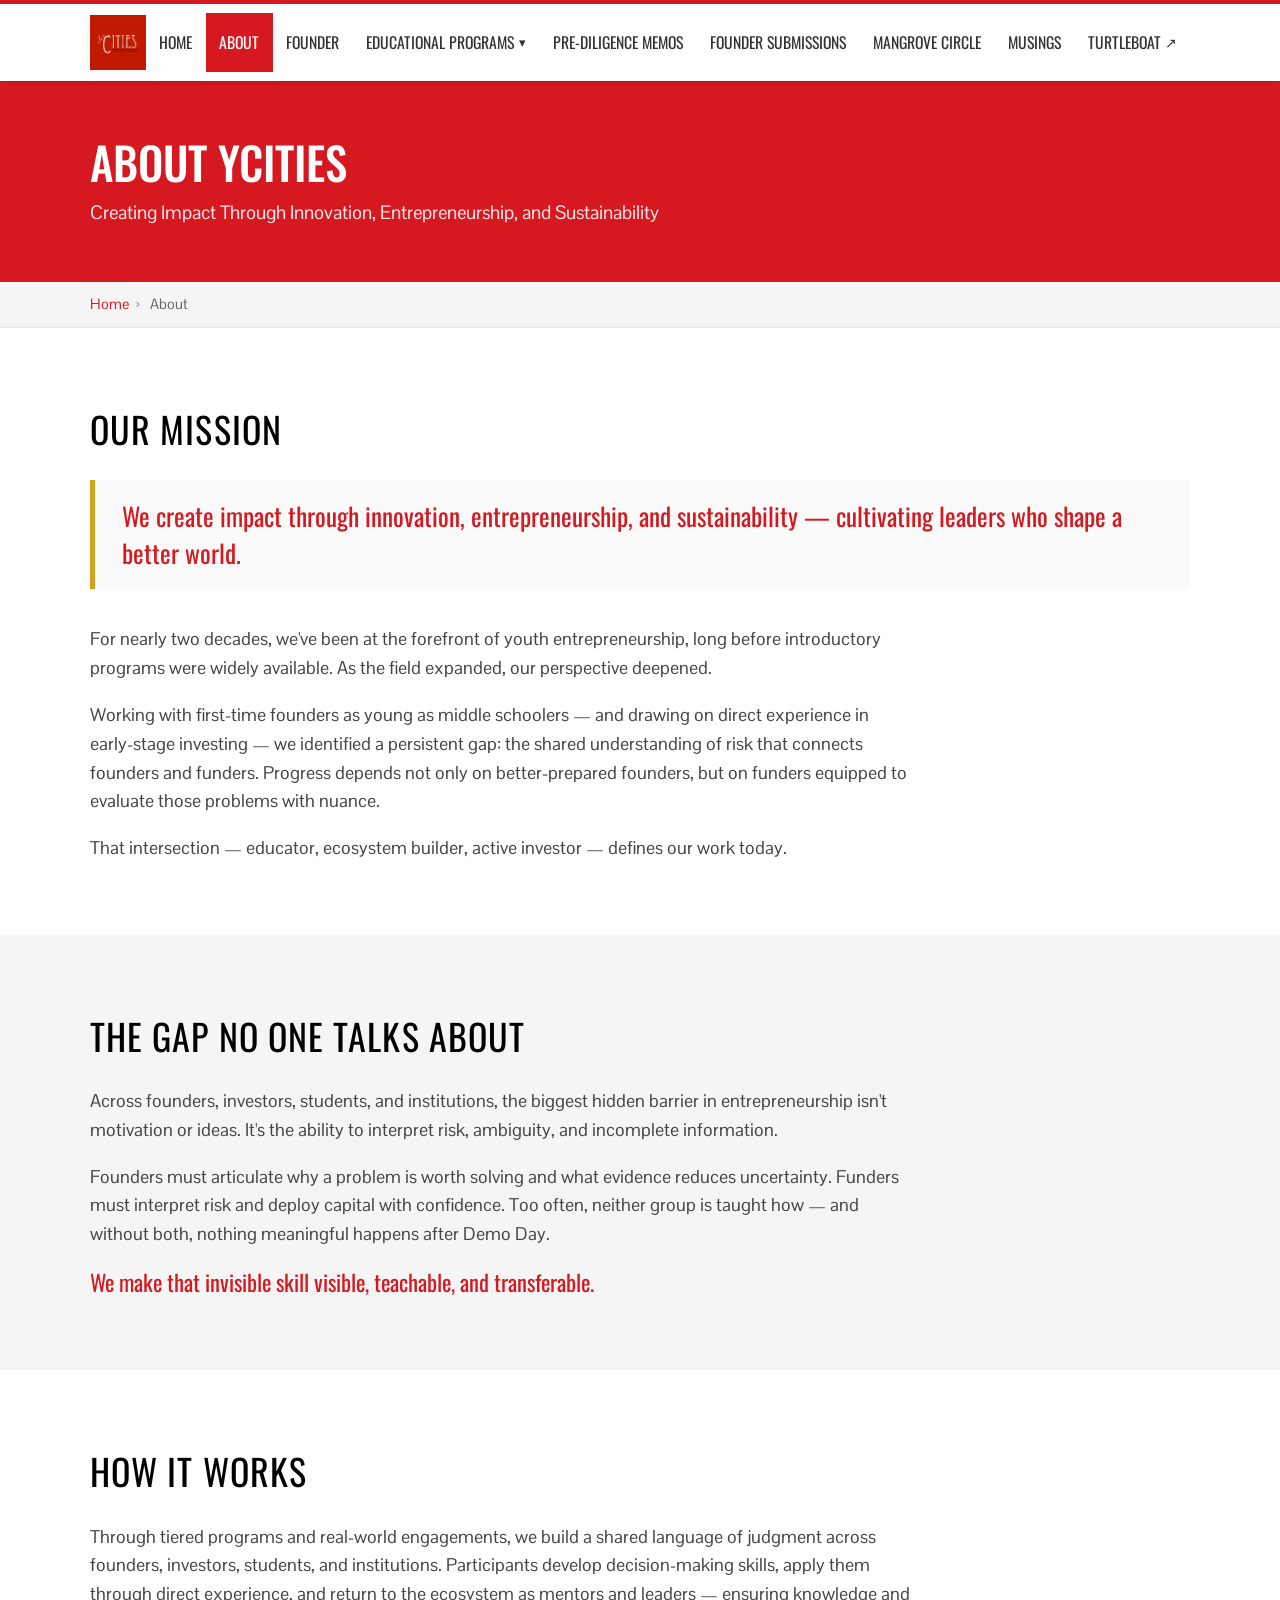
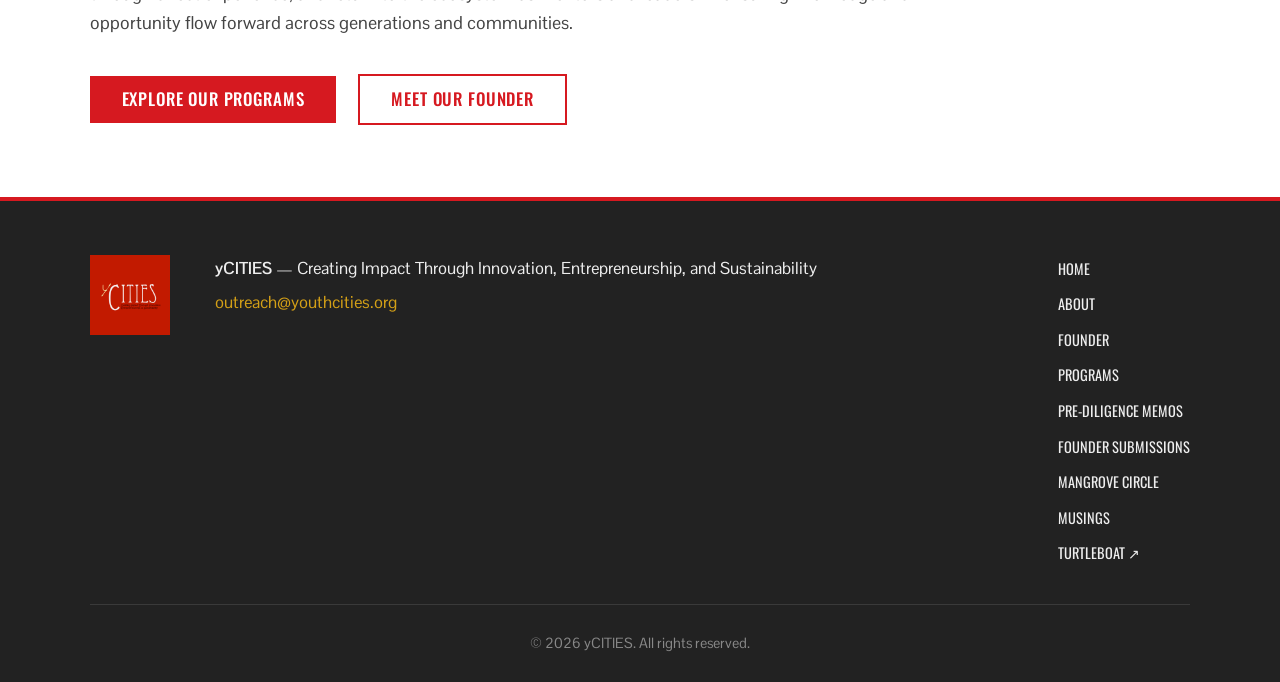
<file: about.html>
<!DOCTYPE html>
<html lang="en">
<head>
  <meta charset="UTF-8">
  <meta name="viewport" content="width=device-width, initial-scale=1.0">
  <title>About — yCITIES</title>
  <meta name="description" content="Learn about yCITIES' mission, history, and how we build a shared language of entrepreneurial judgment across generations.">
  <meta property="og:title" content="About yCITIES">
  <meta property="og:description" content="Creating impact through innovation, entrepreneurship, and sustainability for nearly two decades.">
  <meta property="og:type" content="website">
  <link rel="canonical" href="https://youthcities.org/about.html">
  <link rel="stylesheet" href="css/style.css">
</head>
<body>

  <a href="#main-content" class="skip-link">Skip to main content</a>

  <!-- ===== HEADER ===== -->
  <header class="site-header">
    <div class="container header-inner">
      <a href="index.html" class="logo-link" aria-label="yCITIES — Return to homepage">
        <img src="images/yCITIES-logo.png" alt="yCITIES logo" class="logo">
      </a>
      <button class="nav-toggle" aria-expanded="false" aria-controls="main-nav" aria-label="Toggle navigation menu">
        <span class="hamburger" aria-hidden="true"></span>
      </button>
      <nav id="main-nav" class="main-nav" aria-label="Main navigation">
        <ul class="nav-list">
          <li><a href="index.html">Home</a></li>
          <li class="active"><a href="about.html" aria-current="page">About</a></li>
          <li><a href="founder.html">Founder</a></li>
          <li class="has-dropdown">
            <a href="programs.html" aria-haspopup="true" aria-expanded="false">Educational Programs <span class="arrow" aria-hidden="true">▾</span></a>
            <ul class="dropdown" role="menu" aria-label="Educational Programs submenu">
              <li class="dropdown-group-label" aria-hidden="true">Emerging &amp; Established Professionals</li>
              <li role="none"><a href="imii.html" role="menuitem">Inside the Mind of an Investor Intensive</a></li>
              <li role="none"><a href="pre-diligence-lab.html" role="menuitem">Pre-Diligence Lab Practicum</a></li>
              <li class="dropdown-group-label" aria-hidden="true">Middle and High School Kids</li>
              <li role="none"><a href="fundingiq.html" role="menuitem">FundingIQ Intensive</a></li>
              <li role="none"><a href="youth-venture-mentoring.html" role="menuitem">Youth Venture Mentoring Network</a></li>
            </ul>
          </li>
          <li><a href="pre-diligence-memos.html">Pre-Diligence Memos</a></li>
          <li><a href="founder-submissions.html">Founder Submissions</a></li>
          <li><a href="mangrove-circle.html">Mangrove Circle</a></li>
          <li><a href="musings.html">Musings</a></li>
          <li><a href="https://ycities-turtleboat.vercel.app" target="_blank" rel="noopener noreferrer">Turtleboat <span class="ext-icon" aria-label="(opens in new tab)">↗</span></a></li>
        </ul>
      </nav>
    </div>
  </header>

  <!-- ===== MAIN ===== -->
  <main id="main-content">

    <!-- Page Hero -->
    <div class="page-hero">
      <div class="container">
        <h1>About yCITIES</h1>
        <p class="subtitle">Creating Impact Through Innovation, Entrepreneurship, and Sustainability</p>
      </div>
    </div>

    <!-- Breadcrumb -->
    <div class="breadcrumb">
      <div class="container">
        <a href="index.html">Home</a><span aria-hidden="true">›</span> About
      </div>
    </div>

    <!-- Mission -->
    <section class="section-white">
      <div class="container">
        <h2 class="section-heading">Our Mission</h2>
        <p class="mission-statement">
          We create impact through innovation, entrepreneurship, and sustainability — cultivating leaders who shape a better world.
        </p>

        <div class="program-content">
          <p>For nearly two decades, we've been at the forefront of youth entrepreneurship, long before introductory programs were widely available. As the field expanded, our perspective deepened.</p>
          <p>Working with first-time founders as young as middle schoolers — and drawing on direct experience in early-stage investing — we identified a persistent gap: the shared understanding of risk that connects founders and funders. Progress depends not only on better-prepared founders, but on funders equipped to evaluate those problems with nuance.</p>
          <p>That intersection — educator, ecosystem builder, active investor — defines our work today.</p>
        </div>
      </div>
    </section>

    <!-- The Gap -->
    <section class="section-gray">
      <div class="container">
        <div class="program-content">
          <h2 class="section-heading">The Gap No One Talks About</h2>
          <p>Across founders, investors, students, and institutions, the biggest hidden barrier in entrepreneurship isn't motivation or ideas. It's the ability to interpret risk, ambiguity, and incomplete information.</p>
          <p>Founders must articulate why a problem is worth solving and what evidence reduces uncertainty. Funders must interpret risk and deploy capital with confidence. Too often, neither group is taught how — and without both, nothing meaningful happens after Demo Day.</p>
          <p style="font-family:'Oswald',sans-serif; font-size:1.25rem; color:#d61920; font-weight:400; line-height:1.4;">
            We make that invisible skill visible, teachable, and transferable.
          </p>
        </div>
      </div>
    </section>

    <!-- How It Works -->
    <section class="section-white">
      <div class="container">
        <div class="program-content">
          <h2 class="section-heading">How It Works</h2>
          <p>Through tiered programs and real-world engagements, we build a shared language of judgment across founders, investors, students, and institutions. Participants develop decision-making skills, apply them through direct experience, and return to the ecosystem as mentors and leaders — ensuring knowledge and opportunity flow forward across generations and communities.</p>

          <div style="margin-top:2rem;">
            <a href="programs.html" class="btn btn-primary">Explore Our Programs</a>
            <a href="founder.html" class="btn btn-outline" style="margin-left:1rem;">Meet Our Founder</a>
          </div>
        </div>
      </div>
    </section>

  </main>

  <!-- ===== FOOTER ===== -->
  <footer class="site-footer">
    <div class="container">
      <div class="footer-inner">
        <div class="footer-logo">
          <a href="index.html" aria-label="yCITIES homepage">
            <img src="images/yCITIES-logo.png" alt="yCITIES" width="80">
          </a>
        </div>
        <div class="footer-content">
          <p><strong>yCITIES</strong> — Creating Impact Through Innovation, Entrepreneurship, and Sustainability</p>
          <p><a href="mailto:outreach@youthcities.org" class="footer-email">outreach@youthcities.org</a></p>
        </div>
        <nav class="footer-nav" aria-label="Footer navigation">
          <ul>
            <li><a href="index.html">Home</a></li>
            <li><a href="about.html">About</a></li>
            <li><a href="founder.html">Founder</a></li>
            <li><a href="programs.html">Programs</a></li>
            <li><a href="pre-diligence-memos.html">Pre-Diligence Memos</a></li>
            <li><a href="founder-submissions.html">Founder Submissions</a></li>
            <li><a href="mangrove-circle.html">Mangrove Circle</a></li>
            <li><a href="musings.html">Musings</a></li>
            <li><a href="https://ycities-turtleboat.vercel.app" target="_blank" rel="noopener noreferrer">Turtleboat ↗</a></li>
          </ul>
        </nav>
      </div>
      <p class="footer-copy">&copy; 2026 yCITIES. All rights reserved.</p>
    </div>
  </footer>

  <script src="js/main.js"></script>
</body>
</html>
</file>
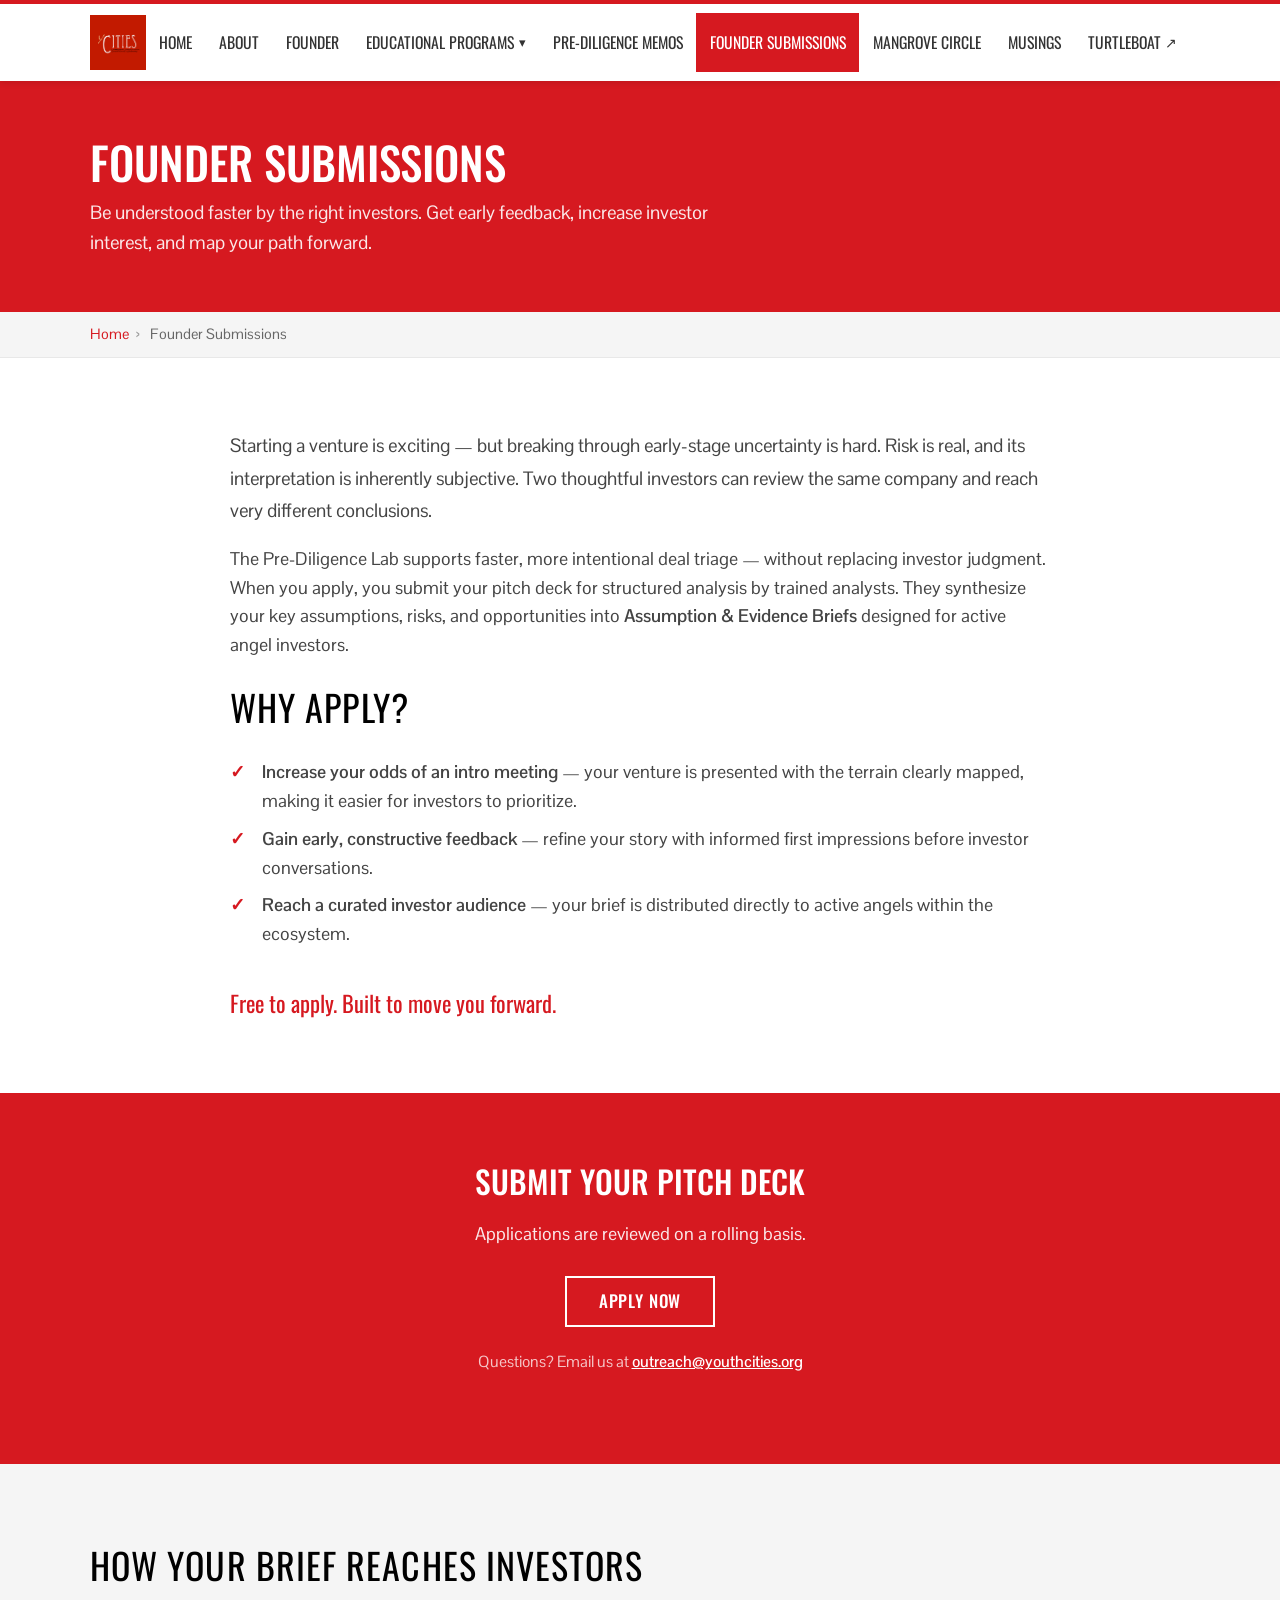
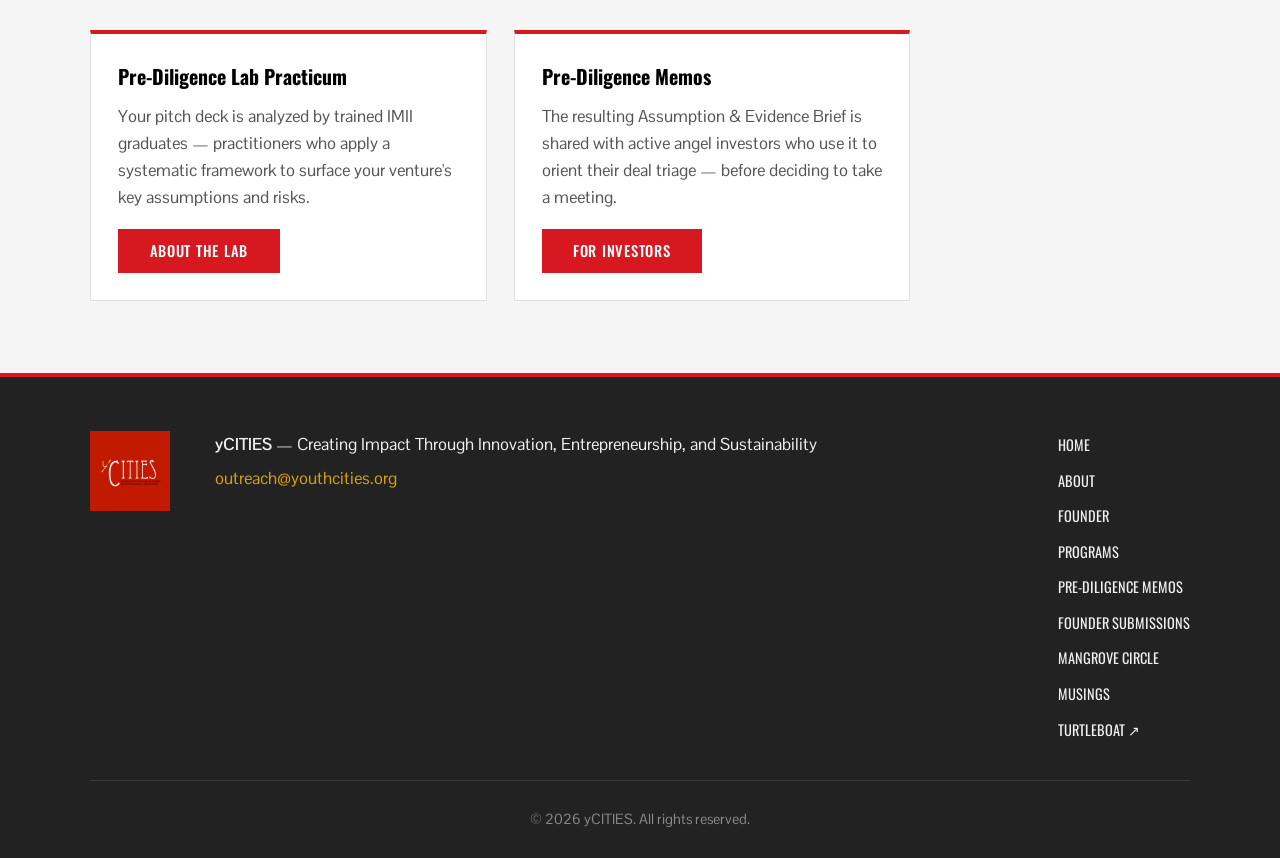
<file: founder-submissions.html>
<!DOCTYPE html>
<html lang="en">
<head>
  <meta charset="UTF-8">
  <meta name="viewport" content="width=device-width, initial-scale=1.0">
  <title>Founder Submissions — yCITIES</title>
  <meta name="description" content="Submit your pitch deck for structured analysis by trained analysts. Get early, constructive feedback and reach a curated investor audience — free to apply.">
  <meta property="og:title" content="Founder Submissions — yCITIES Pre-Diligence Lab">
  <meta property="og:description" content="Increase your odds of an intro meeting. Gain early feedback. Reach active angels — free to apply.">
  <meta property="og:type" content="website">
  <link rel="canonical" href="https://youthcities.org/founder-submissions.html">
  <link rel="stylesheet" href="css/style.css">
</head>
<body>

  <a href="#main-content" class="skip-link">Skip to main content</a>

  <!-- ===== HEADER ===== -->
  <header class="site-header">
    <div class="container header-inner">
      <a href="index.html" class="logo-link" aria-label="yCITIES — Return to homepage">
        <img src="images/yCITIES-logo.png" alt="yCITIES logo" class="logo">
      </a>
      <button class="nav-toggle" aria-expanded="false" aria-controls="main-nav" aria-label="Toggle navigation menu">
        <span class="hamburger" aria-hidden="true"></span>
      </button>
      <nav id="main-nav" class="main-nav" aria-label="Main navigation">
        <ul class="nav-list">
          <li><a href="index.html">Home</a></li>
          <li><a href="about.html">About</a></li>
          <li><a href="founder.html">Founder</a></li>
          <li class="has-dropdown">
            <a href="programs.html" aria-haspopup="true" aria-expanded="false">Educational Programs <span class="arrow" aria-hidden="true">▾</span></a>
            <ul class="dropdown" role="menu" aria-label="Educational Programs submenu">
              <li class="dropdown-group-label" aria-hidden="true">Emerging &amp; Established Professionals</li>
              <li role="none"><a href="imii.html" role="menuitem">Inside the Mind of an Investor Intensive</a></li>
              <li role="none"><a href="pre-diligence-lab.html" role="menuitem">Pre-Diligence Lab Practicum</a></li>
              <li class="dropdown-group-label" aria-hidden="true">Middle and High School Kids</li>
              <li role="none"><a href="fundingiq.html" role="menuitem">FundingIQ Intensive</a></li>
              <li role="none"><a href="youth-venture-mentoring.html" role="menuitem">Youth Venture Mentoring Network</a></li>
            </ul>
          </li>
          <li><a href="pre-diligence-memos.html">Pre-Diligence Memos</a></li>
          <li class="active"><a href="founder-submissions.html" aria-current="page">Founder Submissions</a></li>
          <li><a href="mangrove-circle.html">Mangrove Circle</a></li>
          <li><a href="musings.html">Musings</a></li>
          <li><a href="https://ycities-turtleboat.vercel.app" target="_blank" rel="noopener noreferrer">Turtleboat <span class="ext-icon" aria-label="(opens in new tab)">↗</span></a></li>
        </ul>
      </nav>
    </div>
  </header>

  <!-- ===== MAIN ===== -->
  <main id="main-content">

    <!-- Page Hero -->
    <div class="page-hero">
      <div class="container">
        <h1>Founder Submissions</h1>
        <p class="subtitle">Be understood faster by the right investors. Get early feedback, increase investor interest, and map your path forward.</p>
      </div>
    </div>

    <!-- Breadcrumb -->
    <div class="breadcrumb">
      <div class="container">
        <a href="index.html">Home</a><span aria-hidden="true">›</span> Founder Submissions
      </div>
    </div>

    <!-- Content -->
    <section class="section-white">
      <div class="container program-content">

        <p style="font-size:1.05rem; line-height:1.7;">Starting a venture is exciting — but breaking through early-stage uncertainty is hard. Risk is real, and its interpretation is inherently subjective. Two thoughtful investors can review the same company and reach very different conclusions.</p>

        <p>The Pre-Diligence Lab supports faster, more intentional deal triage — without replacing investor judgment. When you apply, you submit your pitch deck for structured analysis by trained analysts. They synthesize your key assumptions, risks, and opportunities into <strong>Assumption &amp; Evidence Briefs</strong> designed for active angel investors.</p>

       <!--  <div aria-hidden="true" style="margin:2rem 0;">
          <div class="img-placeholder">
            [Photo of a founder presenting their venture — confident, prepared, in front of an investor audience or on a video call]
          </div>
        </div> -->

        <h2 class="section-heading">Why Apply?</h2>
        <ul class="check-list" style="margin:0.75rem 0 2rem;">
          <li><strong>Increase your odds of an intro meeting</strong> — your venture is presented with the terrain clearly mapped, making it easier for investors to prioritize.</li>
          <li><strong>Gain early, constructive feedback</strong> — refine your story with informed first impressions before investor conversations.</li>
          <li><strong>Reach a curated investor audience</strong> — your brief is distributed directly to active angels within the ecosystem.</li>
        </ul>

        <p style="font-family:'Oswald',sans-serif; font-size:1.25rem; color:#d61920; font-weight:400;">
          Free to apply. Built to move you forward.
        </p>

      </div>
    </section>

    <!-- CTA -->
    <div class="cta-band">
      <div class="container">
        <h2>Submit Your Pitch Deck</h2>
        <p>Applications are reviewed on a rolling basis.</p>
        <a href="https://forms.gle/Eep6BoZi35iPngeW6"
           class="btn btn-outline-white"
           aria-label="Submit your pitch deck">
          Apply Now
        </a>
        <p style="margin-top:1.25rem; font-size:0.875rem; color:rgba(255,255,255,0.75);">
          Questions? Email us at <a href="mailto:outreach@youthcities.org" style="color:#fff; font-weight:600;">outreach@youthcities.org</a>
        </p>
      </div>
    </div>

    <!-- Related -->
    <section class="section-gray">
      <div class="container">
        <h2 class="section-heading">How Your Brief Reaches Investors</h2>
        <div class="card-grid" style="max-width:820px;">
          <article class="card">
            <h3>Pre-Diligence Lab Practicum</h3>
            <p>Your pitch deck is analyzed by trained IMII graduates — practitioners who apply a systematic framework to surface your venture's key assumptions and risks.</p>
            <a href="pre-diligence-lab.html" class="btn btn-primary">About the Lab</a>
          </article>
          <article class="card">
            <h3>Pre-Diligence Memos</h3>
            <p>The resulting Assumption &amp; Evidence Brief is shared with active angel investors who use it to orient their deal triage — before deciding to take a meeting.</p>
            <a href="pre-diligence-memos.html" class="btn btn-primary">For Investors</a>
          </article>
        </div>
      </div>
    </section>

  </main>

  <!-- ===== FOOTER ===== -->
  <footer class="site-footer">
    <div class="container">
      <div class="footer-inner">
        <div class="footer-logo">
          <a href="index.html" aria-label="yCITIES homepage">
            <img src="images/yCITIES-logo.png" alt="yCITIES" width="80">
          </a>
        </div>
        <div class="footer-content">
          <p><strong>yCITIES</strong> — Creating Impact Through Innovation, Entrepreneurship, and Sustainability</p>
          <p><a href="mailto:outreach@youthcities.org" class="footer-email">outreach@youthcities.org</a></p>
        </div>
        <nav class="footer-nav" aria-label="Footer navigation">
          <ul>
            <li><a href="index.html">Home</a></li>
            <li><a href="about.html">About</a></li>
            <li><a href="founder.html">Founder</a></li>
            <li><a href="programs.html">Programs</a></li>
            <li><a href="pre-diligence-memos.html">Pre-Diligence Memos</a></li>
            <li><a href="founder-submissions.html">Founder Submissions</a></li>
            <li><a href="mangrove-circle.html">Mangrove Circle</a></li>
            <li><a href="musings.html">Musings</a></li>
            <li><a href="https://ycities-turtleboat.vercel.app" target="_blank" rel="noopener noreferrer">Turtleboat ↗</a></li>
          </ul>
        </nav>
      </div>
      <p class="footer-copy">&copy; 2026 yCITIES. All rights reserved.</p>
    </div>
  </footer>

  <script src="js/main.js"></script>
</body>
</html>
</file>
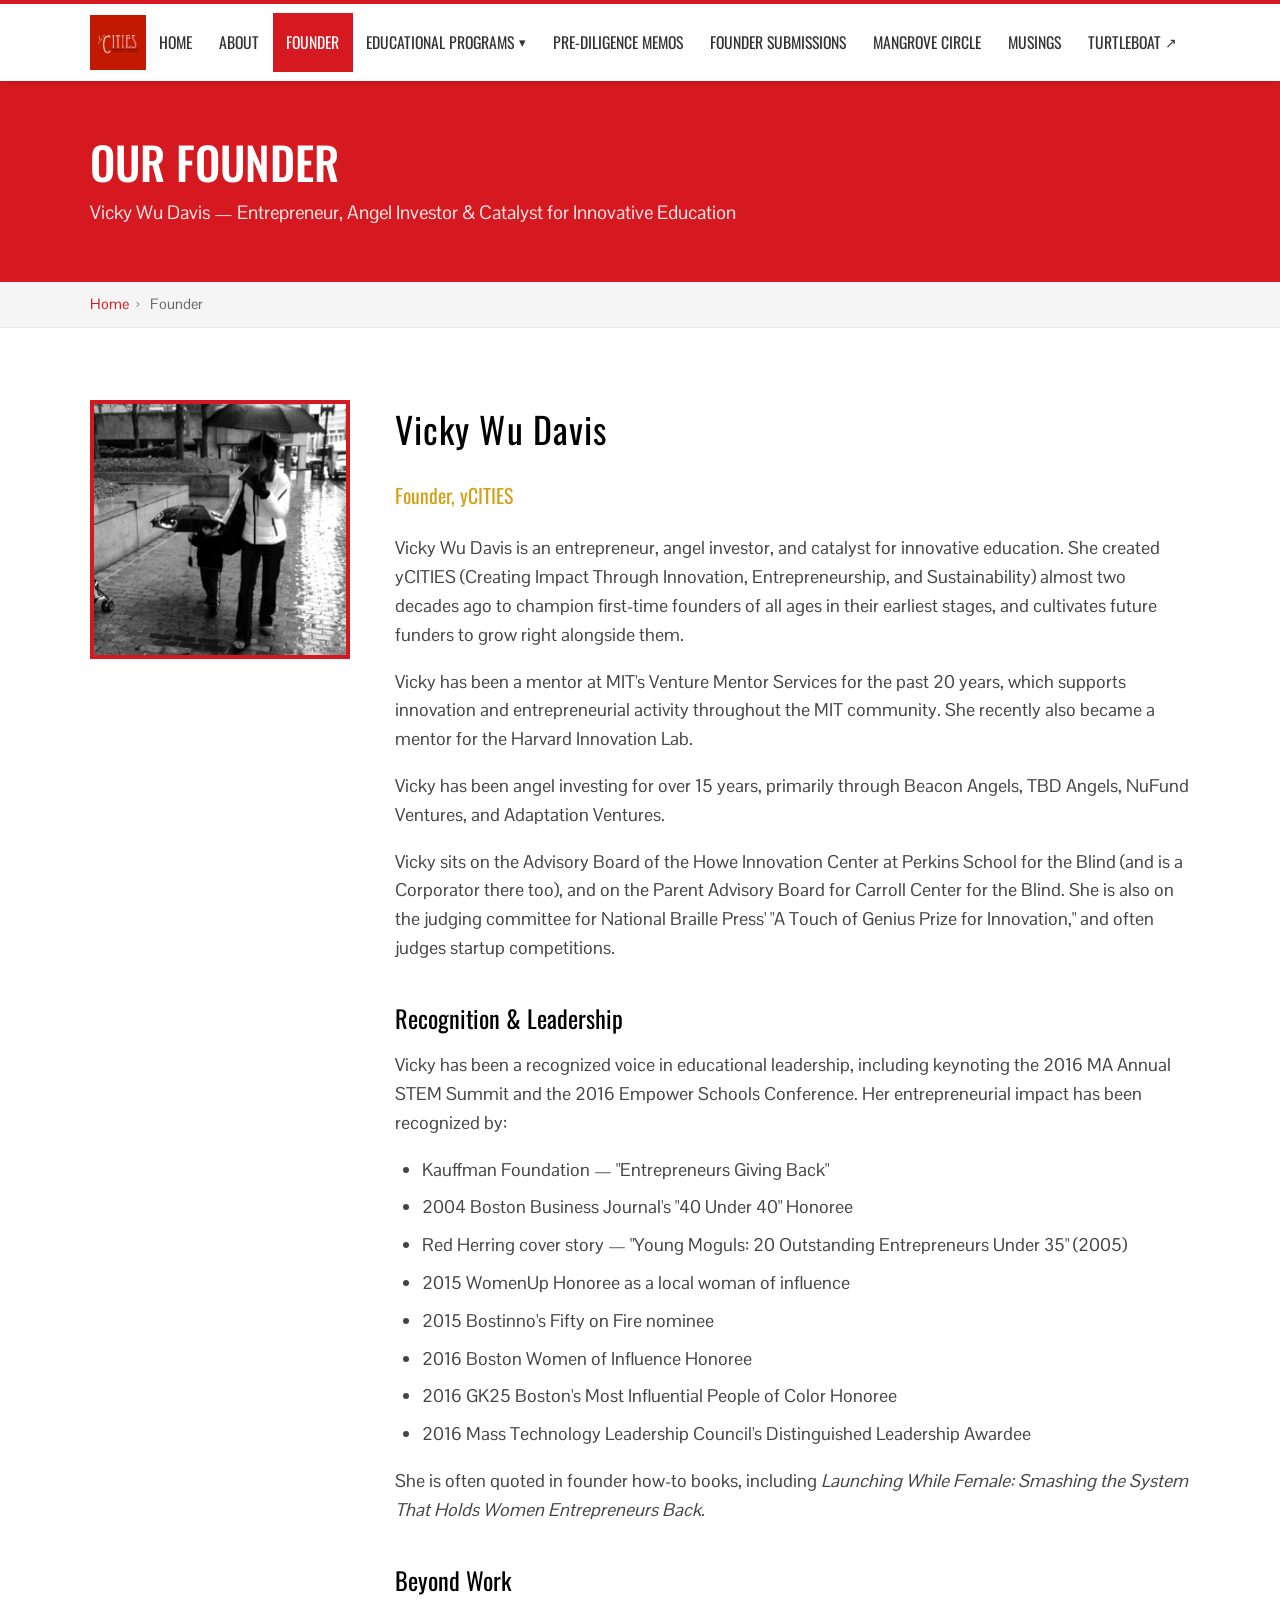
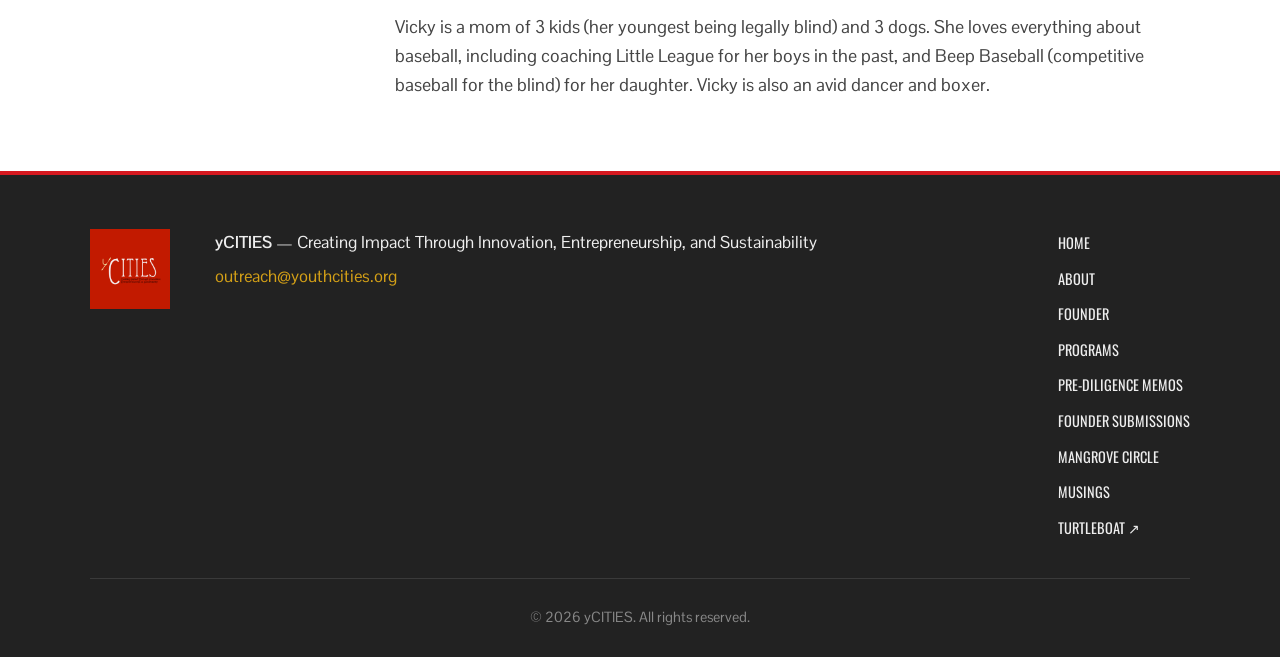
<file: founder.html>
<!DOCTYPE html>
<html lang="en">
<head>
  <meta charset="UTF-8">
  <meta name="viewport" content="width=device-width, initial-scale=1.0">
  <title>Founder — Vicky Wu Davis | yCITIES</title>
  <meta name="description" content="Meet Vicky Wu Davis — entrepreneur, angel investor, and founder of yCITIES. Nearly two decades championing first-time founders of all ages.">
  <meta property="og:title" content="Vicky Wu Davis — Founder of yCITIES">
  <meta property="og:description" content="Entrepreneur, angel investor, and catalyst for innovative education.">
  <meta property="og:type" content="website">
  <link rel="canonical" href="https://youthcities.org/founder.html">
  <link rel="stylesheet" href="css/style.css">
</head>
<body>

  <a href="#main-content" class="skip-link">Skip to main content</a>

  <!-- ===== HEADER ===== -->
  <header class="site-header">
    <div class="container header-inner">
      <a href="index.html" class="logo-link" aria-label="yCITIES — Return to homepage">
        <img src="images/yCITIES-logo.png" alt="yCITIES logo" class="logo">
      </a>
      <button class="nav-toggle" aria-expanded="false" aria-controls="main-nav" aria-label="Toggle navigation menu">
        <span class="hamburger" aria-hidden="true"></span>
      </button>
      <nav id="main-nav" class="main-nav" aria-label="Main navigation">
        <ul class="nav-list">
          <li><a href="index.html">Home</a></li>
          <li><a href="about.html">About</a></li>
          <li class="active"><a href="founder.html" aria-current="page">Founder</a></li>
          <li class="has-dropdown">
            <a href="programs.html" aria-haspopup="true" aria-expanded="false">Educational Programs <span class="arrow" aria-hidden="true">▾</span></a>
            <ul class="dropdown" role="menu" aria-label="Educational Programs submenu">
              <li class="dropdown-group-label" aria-hidden="true">Emerging &amp; Established Professionals</li>
              <li role="none"><a href="imii.html" role="menuitem">Inside the Mind of an Investor Intensive</a></li>
              <li role="none"><a href="pre-diligence-lab.html" role="menuitem">Pre-Diligence Lab Practicum</a></li>
              <li class="dropdown-group-label" aria-hidden="true">Middle and High School Kids</li>
              <li role="none"><a href="fundingiq.html" role="menuitem">FundingIQ Intensive</a></li>
              <li role="none"><a href="youth-venture-mentoring.html" role="menuitem">Youth Venture Mentoring Network</a></li>
            </ul>
          </li>
          <li><a href="pre-diligence-memos.html">Pre-Diligence Memos</a></li>
          <li><a href="founder-submissions.html">Founder Submissions</a></li>
          <li><a href="mangrove-circle.html">Mangrove Circle</a></li>
          <li><a href="musings.html">Musings</a></li>
          <li><a href="https://ycities-turtleboat.vercel.app" target="_blank" rel="noopener noreferrer">Turtleboat <span class="ext-icon" aria-label="(opens in new tab)">↗</span></a></li>
        </ul>
      </nav>
    </div>
  </header>

  <!-- ===== MAIN ===== -->
  <main id="main-content">

    <!-- Page Hero -->
    <div class="page-hero">
      <div class="container">
        <h1>Our Founder</h1>
        <p class="subtitle">Vicky Wu Davis — Entrepreneur, Angel Investor &amp; Catalyst for Innovative Education</p>
      </div>
    </div>

    <!-- Breadcrumb -->
    <div class="breadcrumb">
      <div class="container">
        <a href="index.html">Home</a><span aria-hidden="true">›</span> Founder
      </div>
    </div>

    <!-- Bio -->
    <section class="section-white">
      <div class="container">
        <div class="founder-layout">

          <!-- Photo -->
          <div>
            <img src="images/vicky-photo.png" alt="Vicky Wu Davis, Founder of yCITIES" class="founder-photo" style="width:100%; border:4px solid #d61920;">
          </div>

          <!-- Bio text -->
          <div>
            <h2 class="section-heading" style="text-transform:none;">Vicky Wu Davis</h2>
            <p style="font-family:'Oswald',sans-serif; font-size:1.1rem; color:#D4A017; margin-bottom:1.25rem;">Founder, yCITIES</p>

            <p>Vicky Wu Davis is an entrepreneur, angel investor, and catalyst for innovative education. She created yCITIES (Creating Impact Through Innovation, Entrepreneurship, and Sustainability) almost two decades ago to champion first-time founders of all ages in their earliest stages, and cultivates future funders to grow right alongside them.</p>

            <p>Vicky has been a mentor at MIT's Venture Mentor Services for the past 20 years, which supports innovation and entrepreneurial activity throughout the MIT community. She recently also became a mentor for the Harvard Innovation Lab.</p>

            <p>Vicky has been angel investing for over 15 years, primarily through Beacon Angels, TBD Angels, NuFund Ventures, and Adaptation Ventures.</p>

            <p>Vicky sits on the Advisory Board of the Howe Innovation Center at Perkins School for the Blind (and is a Corporator there too), and on the Parent Advisory Board for Carroll Center for the Blind. She is also on the judging committee for National Braille Press' "A Touch of Genius Prize for Innovation," and often judges startup competitions.</p>

            <h3 class="section-subheading">Recognition &amp; Leadership</h3>
            <p>Vicky has been a recognized voice in educational leadership, including keynoting the 2016 MA Annual STEM Summit and the 2016 Empower Schools Conference. Her entrepreneurial impact has been recognized by:</p>

            <ul class="content-list" style="margin-top:0.75rem;">
              <li>Kauffman Foundation — "Entrepreneurs Giving Back"</li>
              <li>2004 Boston Business Journal's "40 Under 40" Honoree</li>
              <li>Red Herring cover story — "Young Moguls: 20 Outstanding Entrepreneurs Under 35" (2005)</li>
              <li>2015 WomenUp Honoree as a local woman of influence</li>
              <li>2015 Bostinno's Fifty on Fire nominee</li>
              <li>2016 Boston Women of Influence Honoree</li>
              <li>2016 GK25 Boston's Most Influential People of Color Honoree</li>
              <li>2016 Mass Technology Leadership Council's Distinguished Leadership Awardee</li>
            </ul>

            <p style="margin-top:1rem;">She is often quoted in founder how-to books, including <em>Launching While Female: Smashing the System That Holds Women Entrepreneurs Back</em>.</p>

            <h3 class="section-subheading">Beyond Work</h3>
            <p>Vicky is a mom of 3 kids (her youngest being legally blind) and 3 dogs. She loves everything about baseball, including coaching Little League for her boys in the past, and Beep Baseball (competitive baseball for the blind) for her daughter. Vicky is also an avid dancer and boxer.</p>
          </div>

        </div>
      </div>
    </section>

  </main>

  <!-- ===== FOOTER ===== -->
  <footer class="site-footer">
    <div class="container">
      <div class="footer-inner">
        <div class="footer-logo">
          <a href="index.html" aria-label="yCITIES homepage">
            <img src="images/yCITIES-logo.png" alt="yCITIES" width="80">
          </a>
        </div>
        <div class="footer-content">
          <p><strong>yCITIES</strong> — Creating Impact Through Innovation, Entrepreneurship, and Sustainability</p>
          <p><a href="mailto:outreach@youthcities.org" class="footer-email">outreach@youthcities.org</a></p>
        </div>
        <nav class="footer-nav" aria-label="Footer navigation">
          <ul>
            <li><a href="index.html">Home</a></li>
            <li><a href="about.html">About</a></li>
            <li><a href="founder.html">Founder</a></li>
            <li><a href="programs.html">Programs</a></li>
            <li><a href="pre-diligence-memos.html">Pre-Diligence Memos</a></li>
            <li><a href="founder-submissions.html">Founder Submissions</a></li>
            <li><a href="mangrove-circle.html">Mangrove Circle</a></li>
            <li><a href="musings.html">Musings</a></li>
            <li><a href="https://ycities-turtleboat.vercel.app" target="_blank" rel="noopener noreferrer">Turtleboat ↗</a></li>
          </ul>
        </nav>
      </div>
      <p class="footer-copy">&copy; 2026 yCITIES. All rights reserved.</p>
    </div>
  </footer>

  <script src="js/main.js"></script>
</body>
</html>
</file>
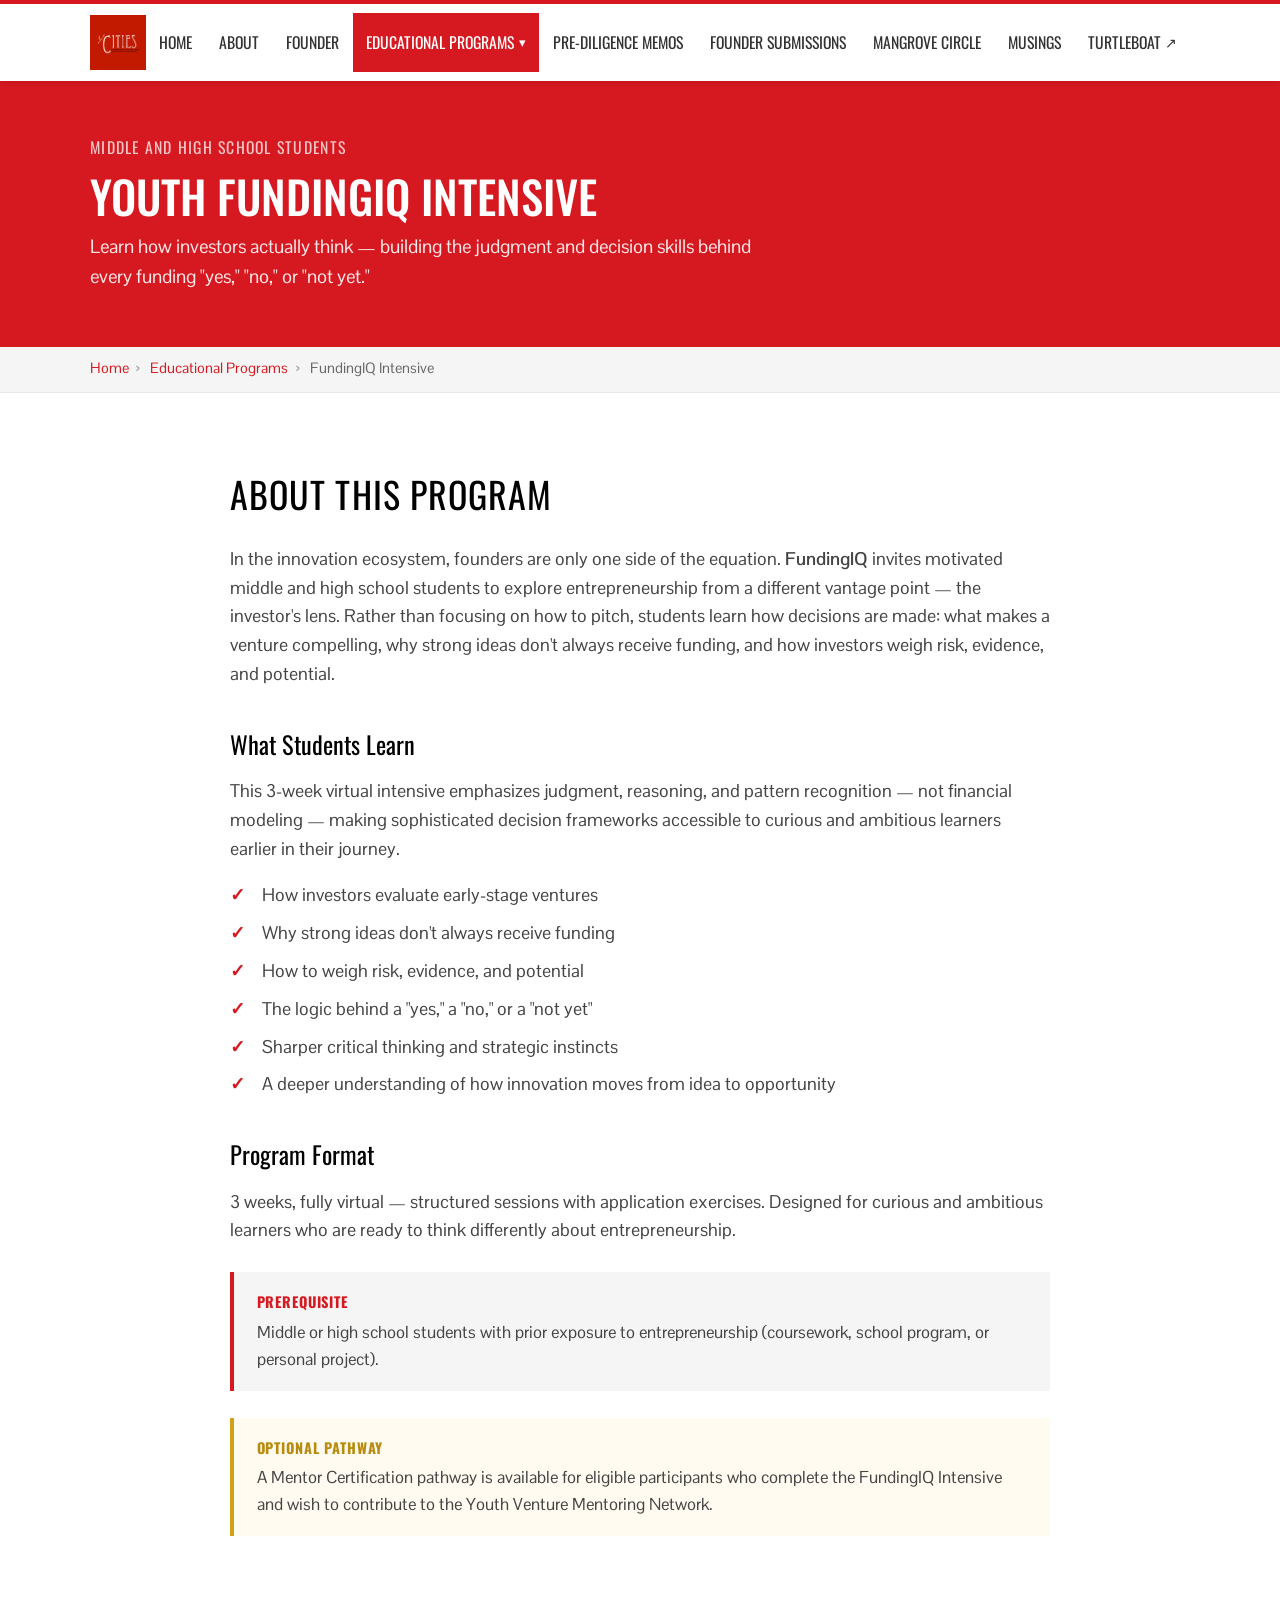
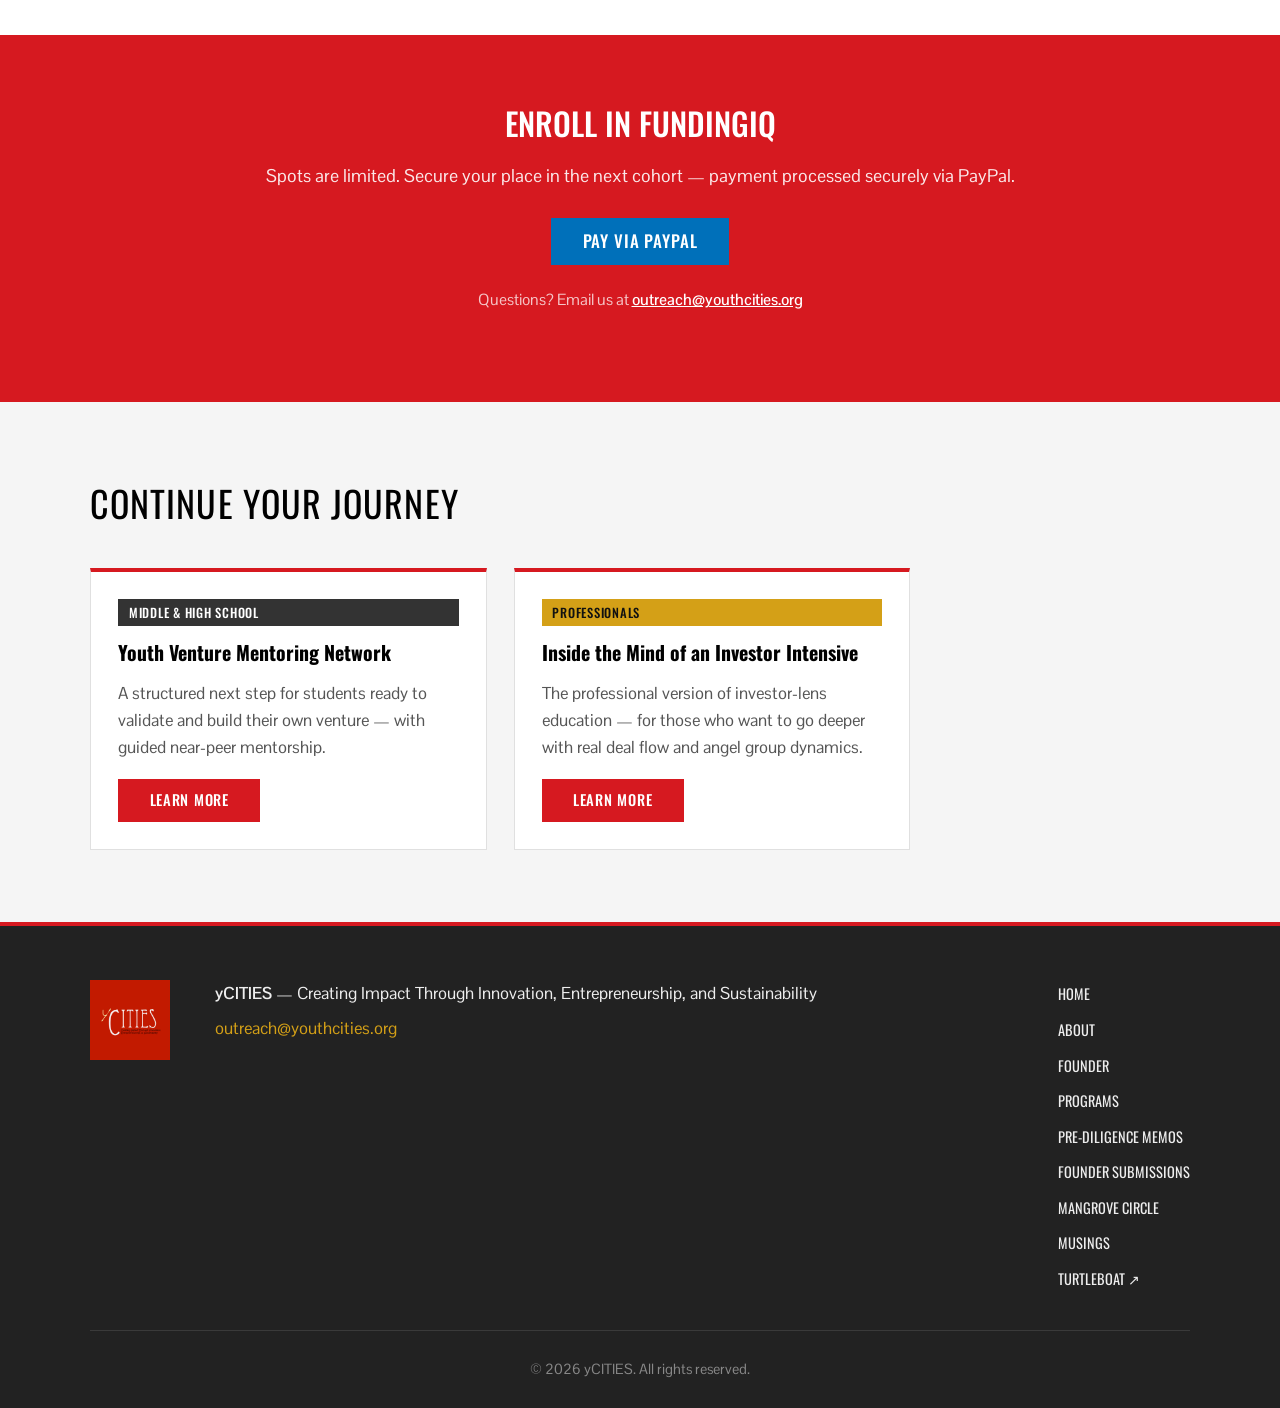
<file: fundingiq.html>
<!DOCTYPE html>
<html lang="en">
<head>
  <meta charset="UTF-8">
  <meta name="viewport" content="width=device-width, initial-scale=1.0">
  <title>FundingIQ Intensive — yCITIES</title>
  <meta name="description" content="A 3-week virtual intensive for middle and high school students exploring entrepreneurship from the investor's lens — judgment, reasoning, and pattern recognition.">
  <meta property="og:title" content="Youth FundingIQ Intensive — yCITIES">
  <meta property="og:description" content="Learn how investors actually think — building the judgment and decision skills behind every funding yes, no, or not yet.">
  <meta property="og:type" content="website">
  <link rel="canonical" href="https://youthcities.org/fundingiq.html">
  <link rel="stylesheet" href="css/style.css">
</head>
<body>

  <a href="#main-content" class="skip-link">Skip to main content</a>

  <!-- ===== HEADER ===== -->
  <header class="site-header">
    <div class="container header-inner">
      <a href="index.html" class="logo-link" aria-label="yCITIES — Return to homepage">
        <img src="images/yCITIES-logo.png" alt="yCITIES logo" class="logo">
      </a>
      <button class="nav-toggle" aria-expanded="false" aria-controls="main-nav" aria-label="Toggle navigation menu">
        <span class="hamburger" aria-hidden="true"></span>
      </button>
      <nav id="main-nav" class="main-nav" aria-label="Main navigation">
        <ul class="nav-list">
          <li><a href="index.html">Home</a></li>
          <li><a href="about.html">About</a></li>
          <li><a href="founder.html">Founder</a></li>
          <li class="has-dropdown active">
            <a href="programs.html" aria-haspopup="true" aria-expanded="false">Educational Programs <span class="arrow" aria-hidden="true">▾</span></a>
            <ul class="dropdown" role="menu" aria-label="Educational Programs submenu">
              <li class="dropdown-group-label" aria-hidden="true">Emerging &amp; Established Professionals</li>
              <li role="none"><a href="imii.html" role="menuitem">Inside the Mind of an Investor Intensive</a></li>
              <li role="none"><a href="pre-diligence-lab.html" role="menuitem">Pre-Diligence Lab Practicum</a></li>
              <li class="dropdown-group-label" aria-hidden="true">Middle and High School Kids</li>
              <li role="none"><a href="fundingiq.html" role="menuitem" aria-current="page">FundingIQ Intensive</a></li>
              <li role="none"><a href="youth-venture-mentoring.html" role="menuitem">Youth Venture Mentoring Network</a></li>
            </ul>
          </li>
          <li><a href="pre-diligence-memos.html">Pre-Diligence Memos</a></li>
          <li><a href="founder-submissions.html">Founder Submissions</a></li>
          <li><a href="mangrove-circle.html">Mangrove Circle</a></li>
          <li><a href="musings.html">Musings</a></li>
          <li><a href="https://ycities-turtleboat.vercel.app" target="_blank" rel="noopener noreferrer">Turtleboat <span class="ext-icon" aria-label="(opens in new tab)">↗</span></a></li>
        </ul>
      </nav>
    </div>
  </header>

  <!-- ===== MAIN ===== -->
  <main id="main-content">

    <!-- Page Hero -->
    <div class="page-hero">
      <div class="container">
        <p style="font-family:'Oswald',sans-serif; font-size:0.875rem; text-transform:uppercase; letter-spacing:0.08em; color:rgba(255,255,255,0.75); margin-bottom:0.5rem;">Middle and High School Students</p>
        <h1>Youth FundingIQ Intensive</h1>
        <p class="subtitle">Learn how investors actually think — building the judgment and decision skills behind every funding "yes," "no," or "not yet."</p>
      </div>
    </div>

    <!-- Breadcrumb -->
    <div class="breadcrumb">
      <div class="container">
        <a href="index.html">Home</a><span aria-hidden="true">›</span>
        <a href="programs.html">Educational Programs</a><span aria-hidden="true">›</span>
        FundingIQ Intensive
      </div>
    </div>

    <!-- Content -->
    <section class="section-white">
      <div class="container program-content">

        <h2 class="section-heading">About This Program</h2>
        <p>In the innovation ecosystem, founders are only one side of the equation. <strong>FundingIQ</strong> invites motivated middle and high school students to explore entrepreneurship from a different vantage point — the investor's lens. Rather than focusing on how to pitch, students learn how decisions are made: what makes a venture compelling, why strong ideas don't always receive funding, and how investors weigh risk, evidence, and potential.</p>

        <!-- <div aria-hidden="true" style="margin:2rem 0;">
          <div class="img-placeholder">
            [Photo of middle/high school students engaged in group discussion — analyzing business scenarios together in a virtual or classroom setting]
          </div>
        </div> -->

        <h3 class="section-subheading">What Students Learn</h3>
        <p>This 3-week virtual intensive emphasizes judgment, reasoning, and pattern recognition — not financial modeling — making sophisticated decision frameworks accessible to curious and ambitious learners earlier in their journey.</p>

        <ul class="check-list" style="margin:0.75rem 0 1.5rem;">
          <li>How investors evaluate early-stage ventures</li>
          <li>Why strong ideas don't always receive funding</li>
          <li>How to weigh risk, evidence, and potential</li>
          <li>The logic behind a "yes," a "no," or a "not yet"</li>
          <li>Sharper critical thinking and strategic instincts</li>
          <li>A deeper understanding of how innovation moves from idea to opportunity</li>
        </ul>

        <h3 class="section-subheading">Program Format</h3>
        <p>3 weeks, fully virtual — structured sessions with application exercises. Designed for curious and ambitious learners who are ready to think differently about entrepreneurship.</p>

        <div class="info-box">
          <strong>Prerequisite</strong>
          Middle or high school students with prior exposure to entrepreneurship (coursework, school program, or personal project).
        </div>

        <div class="note-box">
          <strong>Optional Pathway</strong>
          A Mentor Certification pathway is available for eligible participants who complete the FundingIQ Intensive and wish to contribute to the Youth Venture Mentoring Network.
        </div>

      </div>
    </section>

    <!-- CTA -->
    <div class="cta-band">
      <div class="container">
        <h2>Enroll in FundingIQ</h2>
        <p>Spots are limited. Secure your place in the next cohort — payment processed securely via PayPal.</p>
        <div class="payment-buttons">
          <a href="https://www.paypal.com/donate?hosted_button_id=8H5PY7PAFX7B4"
             class="btn btn-paypal"
             target="_blank"
             rel="noopener noreferrer"
             aria-label="Pay for Youth FundingIQ Intensive via PayPal (opens in new tab)">
            Pay via PayPal
          </a>
        </div>
        <p style="margin-top:1.25rem; font-size:0.875rem; color:rgba(255,255,255,0.75);">
          Questions? Email us at <a href="mailto:outreach@youthcities.org" style="color:#fff; font-weight:600;">outreach@youthcities.org</a>
        </p>
      </div>
    </div>

    <!-- Related Programs -->
    <section class="section-gray">
      <div class="container">
        <h2 class="section-heading">Continue Your Journey</h2>
        <div class="card-grid" style="max-width:820px;">
          <article class="card">
            <span class="audience-badge youth">Middle &amp; High School</span>
            <h3>Youth Venture Mentoring Network</h3>
            <p>A structured next step for students ready to validate and build their own venture — with guided near-peer mentorship.</p>
            <a href="youth-venture-mentoring.html" class="btn btn-primary">Learn More</a>
          </article>
          <article class="card">
            <span class="audience-badge">Professionals</span>
            <h3>Inside the Mind of an Investor Intensive</h3>
            <p>The professional version of investor-lens education — for those who want to go deeper with real deal flow and angel group dynamics.</p>
            <a href="imii.html" class="btn btn-primary">Learn More</a>
          </article>
        </div>
      </div>
    </section>

  </main>

  <!-- ===== FOOTER ===== -->
  <footer class="site-footer">
    <div class="container">
      <div class="footer-inner">
        <div class="footer-logo">
          <a href="index.html" aria-label="yCITIES homepage">
            <img src="images/yCITIES-logo.png" alt="yCITIES" width="80">
          </a>
        </div>
        <div class="footer-content">
          <p><strong>yCITIES</strong> — Creating Impact Through Innovation, Entrepreneurship, and Sustainability</p>
          <p><a href="mailto:outreach@youthcities.org" class="footer-email">outreach@youthcities.org</a></p>
        </div>
        <nav class="footer-nav" aria-label="Footer navigation">
          <ul>
            <li><a href="index.html">Home</a></li>
            <li><a href="about.html">About</a></li>
            <li><a href="founder.html">Founder</a></li>
            <li><a href="programs.html">Programs</a></li>
            <li><a href="pre-diligence-memos.html">Pre-Diligence Memos</a></li>
            <li><a href="founder-submissions.html">Founder Submissions</a></li>
            <li><a href="mangrove-circle.html">Mangrove Circle</a></li>
            <li><a href="musings.html">Musings</a></li>
            <li><a href="https://ycities-turtleboat.vercel.app" target="_blank" rel="noopener noreferrer">Turtleboat ↗</a></li>
          </ul>
        </nav>
      </div>
      <p class="footer-copy">&copy; 2026 yCITIES. All rights reserved.</p>
    </div>
  </footer>

  <script src="js/main.js"></script>
</body>
</html>
</file>
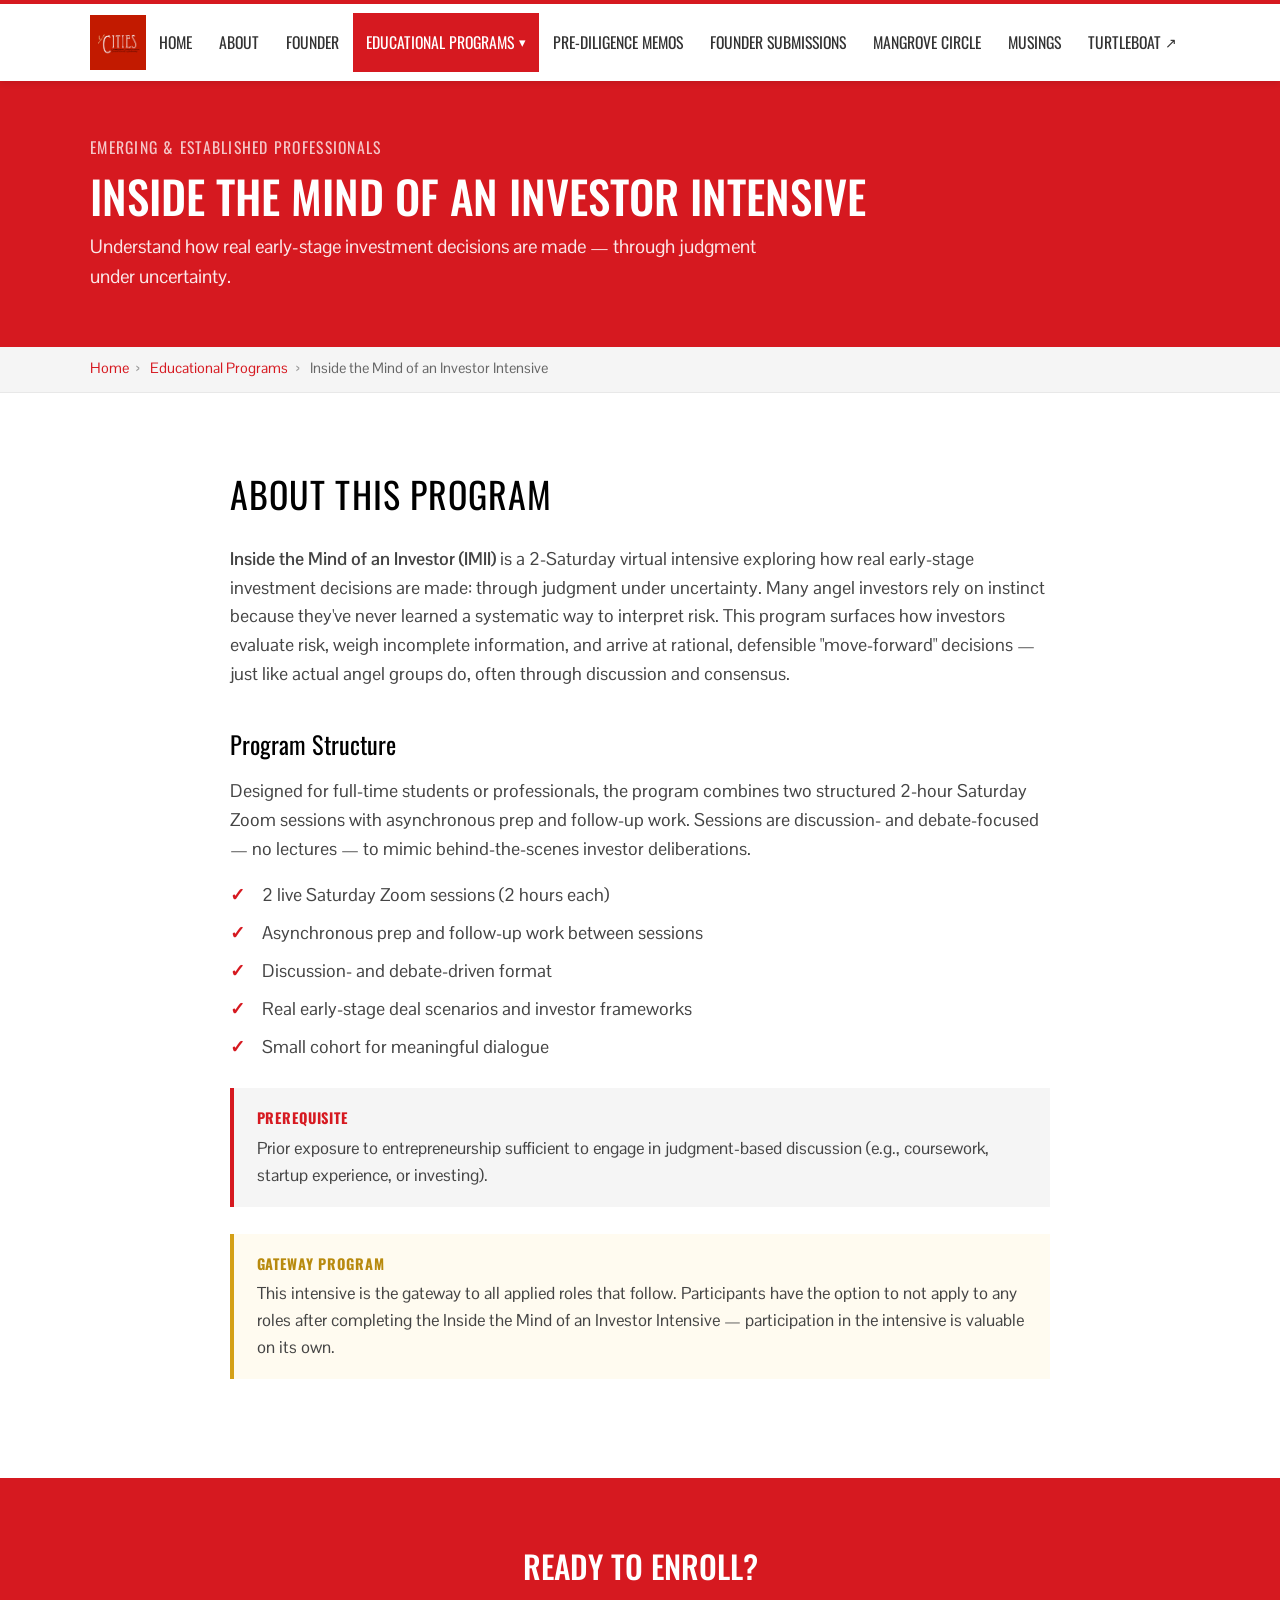
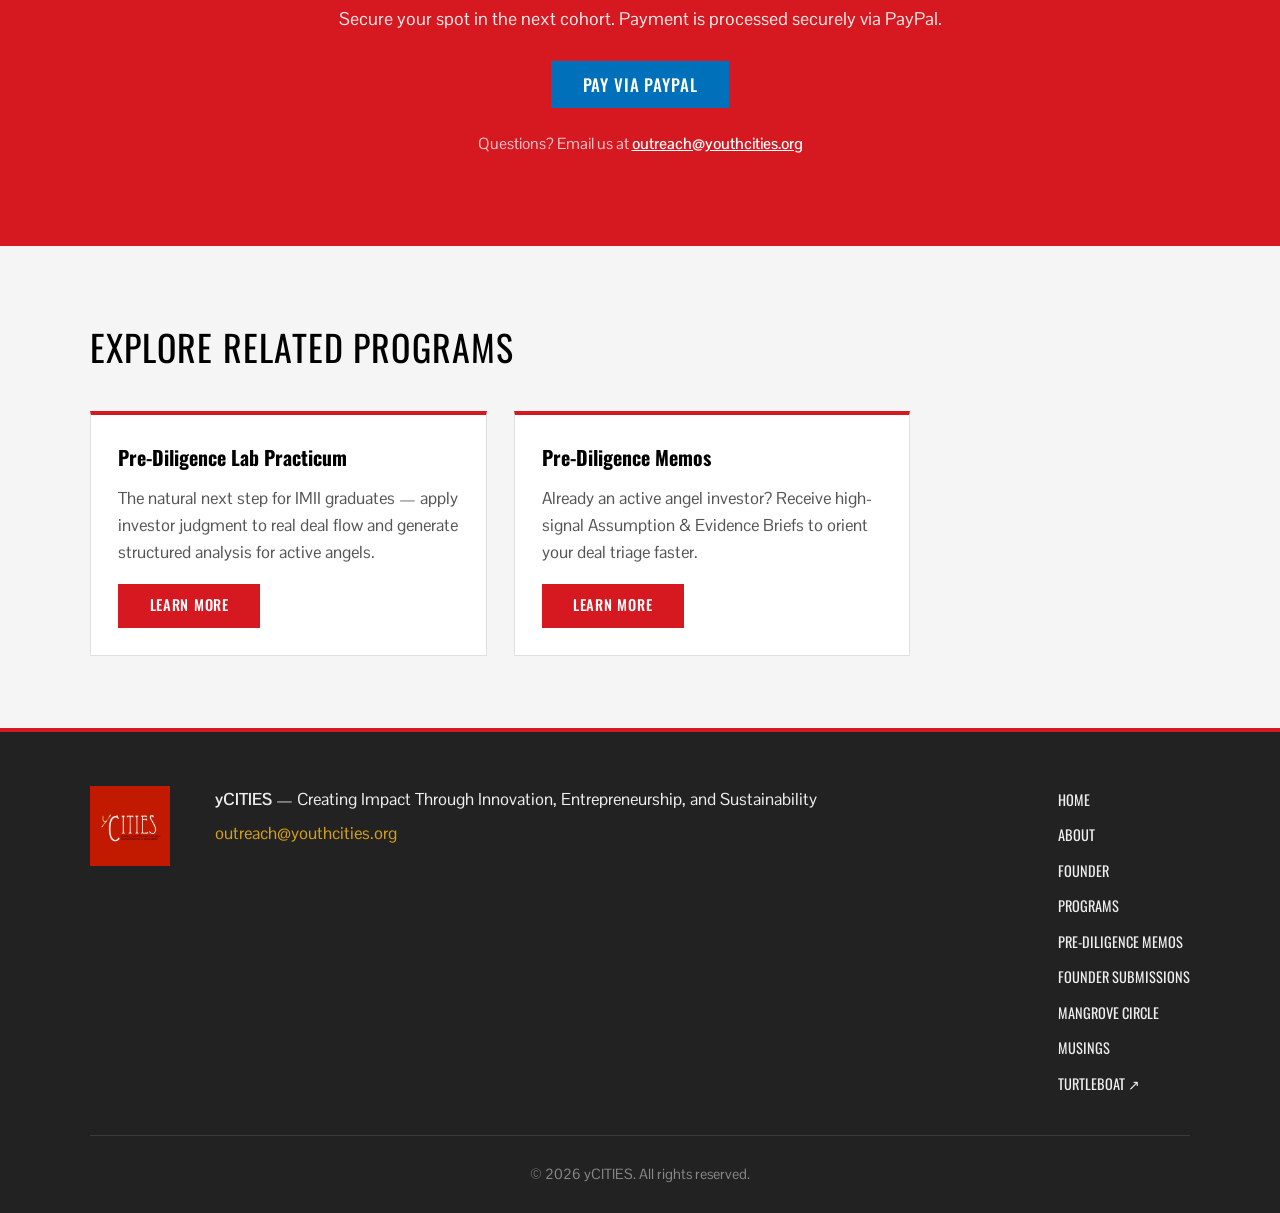
<file: imii.html>
<!DOCTYPE html>
<html lang="en">
<head>
  <meta charset="UTF-8">
  <meta name="viewport" content="width=device-width, initial-scale=1.0">
  <title>Inside the Mind of an Investor Intensive — yCITIES</title>
  <meta name="description" content="A 2-Saturday virtual intensive exploring how real early-stage investment decisions are made through judgment under uncertainty. For full-time students and professionals.">
  <meta property="og:title" content="Inside the Mind of an Investor Intensive — yCITIES">
  <meta property="og:description" content="Learn how angel investors evaluate risk, weigh incomplete information, and arrive at rational, defensible decisions.">
  <meta property="og:type" content="website">
  <link rel="canonical" href="https://youthcities.org/imii.html">
  <link rel="stylesheet" href="css/style.css">
</head>
<body>

  <a href="#main-content" class="skip-link">Skip to main content</a>

  <!-- ===== HEADER ===== -->
  <header class="site-header">
    <div class="container header-inner">
      <a href="index.html" class="logo-link" aria-label="yCITIES — Return to homepage">
        <img src="images/yCITIES-logo.png" alt="yCITIES logo" class="logo">
      </a>
      <button class="nav-toggle" aria-expanded="false" aria-controls="main-nav" aria-label="Toggle navigation menu">
        <span class="hamburger" aria-hidden="true"></span>
      </button>
      <nav id="main-nav" class="main-nav" aria-label="Main navigation">
        <ul class="nav-list">
          <li><a href="index.html">Home</a></li>
          <li><a href="about.html">About</a></li>
          <li><a href="founder.html">Founder</a></li>
          <li class="has-dropdown active">
            <a href="programs.html" aria-haspopup="true" aria-expanded="false">Educational Programs <span class="arrow" aria-hidden="true">▾</span></a>
            <ul class="dropdown" role="menu" aria-label="Educational Programs submenu">
              <li class="dropdown-group-label" aria-hidden="true">Emerging &amp; Established Professionals</li>
              <li role="none"><a href="imii.html" role="menuitem" aria-current="page">Inside the Mind of an Investor Intensive</a></li>
              <li role="none"><a href="pre-diligence-lab.html" role="menuitem">Pre-Diligence Lab Practicum</a></li>
              <li class="dropdown-group-label" aria-hidden="true">Middle and High School Kids</li>
              <li role="none"><a href="fundingiq.html" role="menuitem">FundingIQ Intensive</a></li>
              <li role="none"><a href="youth-venture-mentoring.html" role="menuitem">Youth Venture Mentoring Network</a></li>
            </ul>
          </li>
          <li><a href="pre-diligence-memos.html">Pre-Diligence Memos</a></li>
          <li><a href="founder-submissions.html">Founder Submissions</a></li>
          <li><a href="mangrove-circle.html">Mangrove Circle</a></li>
          <li><a href="musings.html">Musings</a></li>
          <li><a href="https://ycities-turtleboat.vercel.app" target="_blank" rel="noopener noreferrer">Turtleboat <span class="ext-icon" aria-label="(opens in new tab)">↗</span></a></li>
        </ul>
      </nav>
    </div>
  </header>

  <!-- ===== MAIN ===== -->
  <main id="main-content">

    <!-- Page Hero -->
    <div class="page-hero">
      <div class="container">
        <p style="font-family:'Oswald',sans-serif; font-size:0.875rem; text-transform:uppercase; letter-spacing:0.08em; color:rgba(255,255,255,0.75); margin-bottom:0.5rem;">Emerging &amp; Established Professionals</p>
        <h1>Inside the Mind of an Investor Intensive</h1>
        <p class="subtitle">Understand how real early-stage investment decisions are made — through judgment under uncertainty.</p>
      </div>
    </div>

    <!-- Breadcrumb -->
    <div class="breadcrumb">
      <div class="container">
        <a href="index.html">Home</a><span aria-hidden="true">›</span>
        <a href="programs.html">Educational Programs</a><span aria-hidden="true">›</span>
        Inside the Mind of an Investor Intensive
      </div>
    </div>

    <!-- Content -->
    <section class="section-white">
      <div class="container program-content">

       <!--  <div aria-hidden="true" style="margin-bottom:2rem;">
          <div class="img-placeholder">
            [Photo of a virtual workshop session — participants engaged in lively discussion on a Zoom call, reviewing pitch decks on laptops]
          </div>
        </div> -->

        <h2 class="section-heading">About This Program</h2>
        <p><strong>Inside the Mind of an Investor (IMII)</strong> is a 2-Saturday virtual intensive exploring how real early-stage investment decisions are made: through judgment under uncertainty. Many angel investors rely on instinct because they've never learned a systematic way to interpret risk. This program surfaces how investors evaluate risk, weigh incomplete information, and arrive at rational, defensible "move-forward" decisions — just like actual angel groups do, often through discussion and consensus.</p>

        <h3 class="section-subheading">Program Structure</h3>
        <p>Designed for full-time students or professionals, the program combines two structured 2-hour Saturday Zoom sessions with asynchronous prep and follow-up work. Sessions are discussion- and debate-focused — no lectures — to mimic behind-the-scenes investor deliberations.</p>

        <ul class="check-list" style="margin:1rem 0;">
          <li>2 live Saturday Zoom sessions (2 hours each)</li>
          <li>Asynchronous prep and follow-up work between sessions</li>
          <li>Discussion- and debate-driven format</li>
          <li>Real early-stage deal scenarios and investor frameworks</li>
          <li>Small cohort for meaningful dialogue</li>
        </ul>

        <div class="info-box">
          <strong>Prerequisite</strong>
          Prior exposure to entrepreneurship sufficient to engage in judgment-based discussion (e.g., coursework, startup experience, or investing).
        </div>

        <div class="note-box">
          <strong>Gateway Program</strong>
          This intensive is the gateway to all applied roles that follow. Participants have the option to not apply to any roles after completing the Inside the Mind of an Investor Intensive — participation in the intensive is valuable on its own.
        </div>

      </div>
    </section>

    <!-- CTA -->
    <div class="cta-band">
      <div class="container">
        <h2>Ready to Enroll?</h2>
        <p>Secure your spot in the next cohort. Payment is processed securely via PayPal.</p>
        <div class="payment-buttons">
          <a href="https://www.paypal.com/donate?hosted_button_id=8H5PY7PAFX7B4"
             class="btn btn-paypal"
             target="_blank"
             rel="noopener noreferrer"
             aria-label="Pay for Inside the Mind of an Investor Intensive via PayPal (opens in new tab)">
            Pay via PayPal
          </a>
        </div>
        <p style="margin-top:1.25rem; font-size:0.875rem; color:rgba(255,255,255,0.75);">
          Questions? Email us at <a href="mailto:outreach@youthcities.org" style="color:#fff; font-weight:600;">outreach@youthcities.org</a>
        </p>
      </div>
    </div>

    <!-- Related Programs -->
    <section class="section-gray">
      <div class="container">
        <h2 class="section-heading">Explore Related Programs</h2>
        <div class="card-grid" style="max-width:820px;">
          <article class="card">
            <h3>Pre-Diligence Lab Practicum</h3>
            <p>The natural next step for IMII graduates — apply investor judgment to real deal flow and generate structured analysis for active angels.</p>
            <a href="pre-diligence-lab.html" class="btn btn-primary">Learn More</a>
          </article>
          <article class="card">
            <h3>Pre-Diligence Memos</h3>
            <p>Already an active angel investor? Receive high-signal Assumption &amp; Evidence Briefs to orient your deal triage faster.</p>
            <a href="pre-diligence-memos.html" class="btn btn-primary">Learn More</a>
          </article>
        </div>
      </div>
    </section>

  </main>

  <!-- ===== FOOTER ===== -->
  <footer class="site-footer">
    <div class="container">
      <div class="footer-inner">
        <div class="footer-logo">
          <a href="index.html" aria-label="yCITIES homepage">
            <img src="images/yCITIES-logo.png" alt="yCITIES" width="80">
          </a>
        </div>
        <div class="footer-content">
          <p><strong>yCITIES</strong> — Creating Impact Through Innovation, Entrepreneurship, and Sustainability</p>
          <p><a href="mailto:outreach@youthcities.org" class="footer-email">outreach@youthcities.org</a></p>
        </div>
        <nav class="footer-nav" aria-label="Footer navigation">
          <ul>
            <li><a href="index.html">Home</a></li>
            <li><a href="about.html">About</a></li>
            <li><a href="founder.html">Founder</a></li>
            <li><a href="programs.html">Programs</a></li>
            <li><a href="pre-diligence-memos.html">Pre-Diligence Memos</a></li>
            <li><a href="founder-submissions.html">Founder Submissions</a></li>
            <li><a href="mangrove-circle.html">Mangrove Circle</a></li>
            <li><a href="musings.html">Musings</a></li>
            <li><a href="https://ycities-turtleboat.vercel.app" target="_blank" rel="noopener noreferrer">Turtleboat ↗</a></li>
          </ul>
        </nav>
      </div>
      <p class="footer-copy">&copy; 2026 yCITIES. All rights reserved.</p>
    </div>
  </footer>

  <script src="js/main.js"></script>
</body>
</html>
</file>
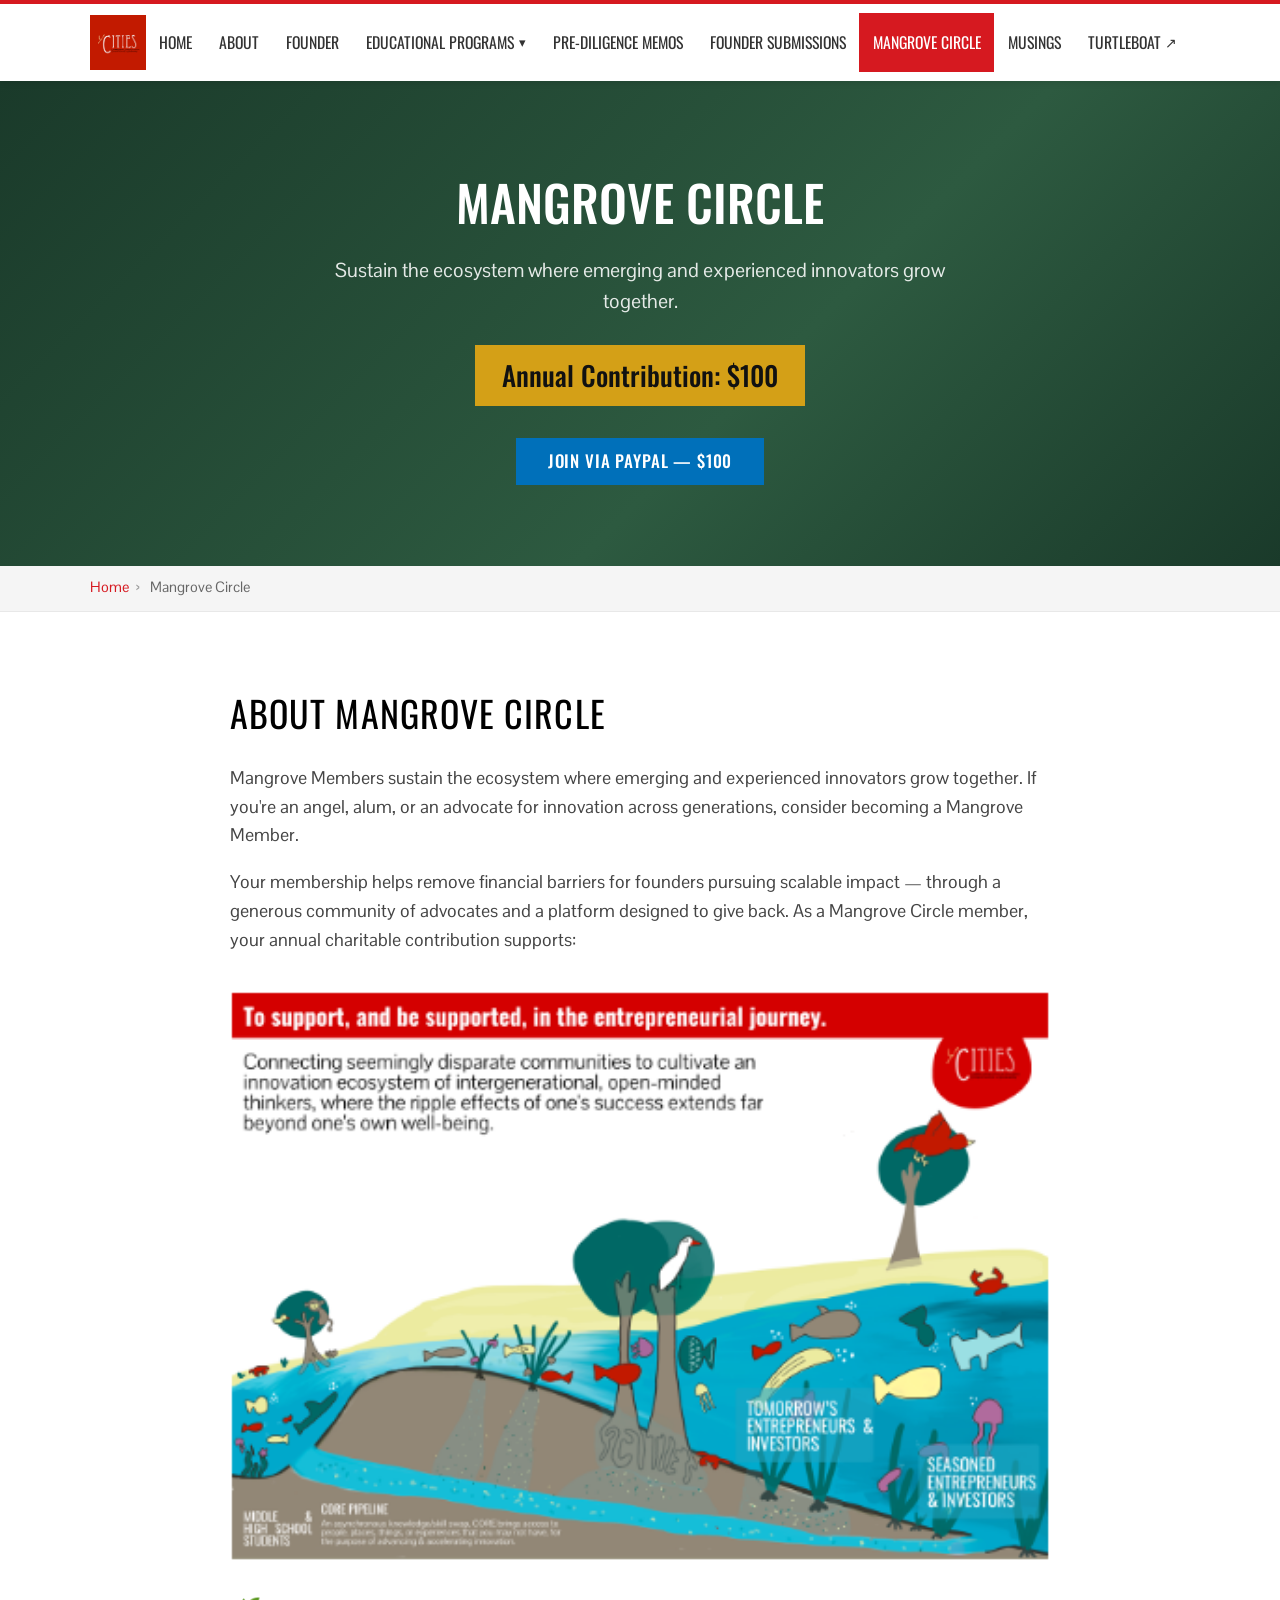
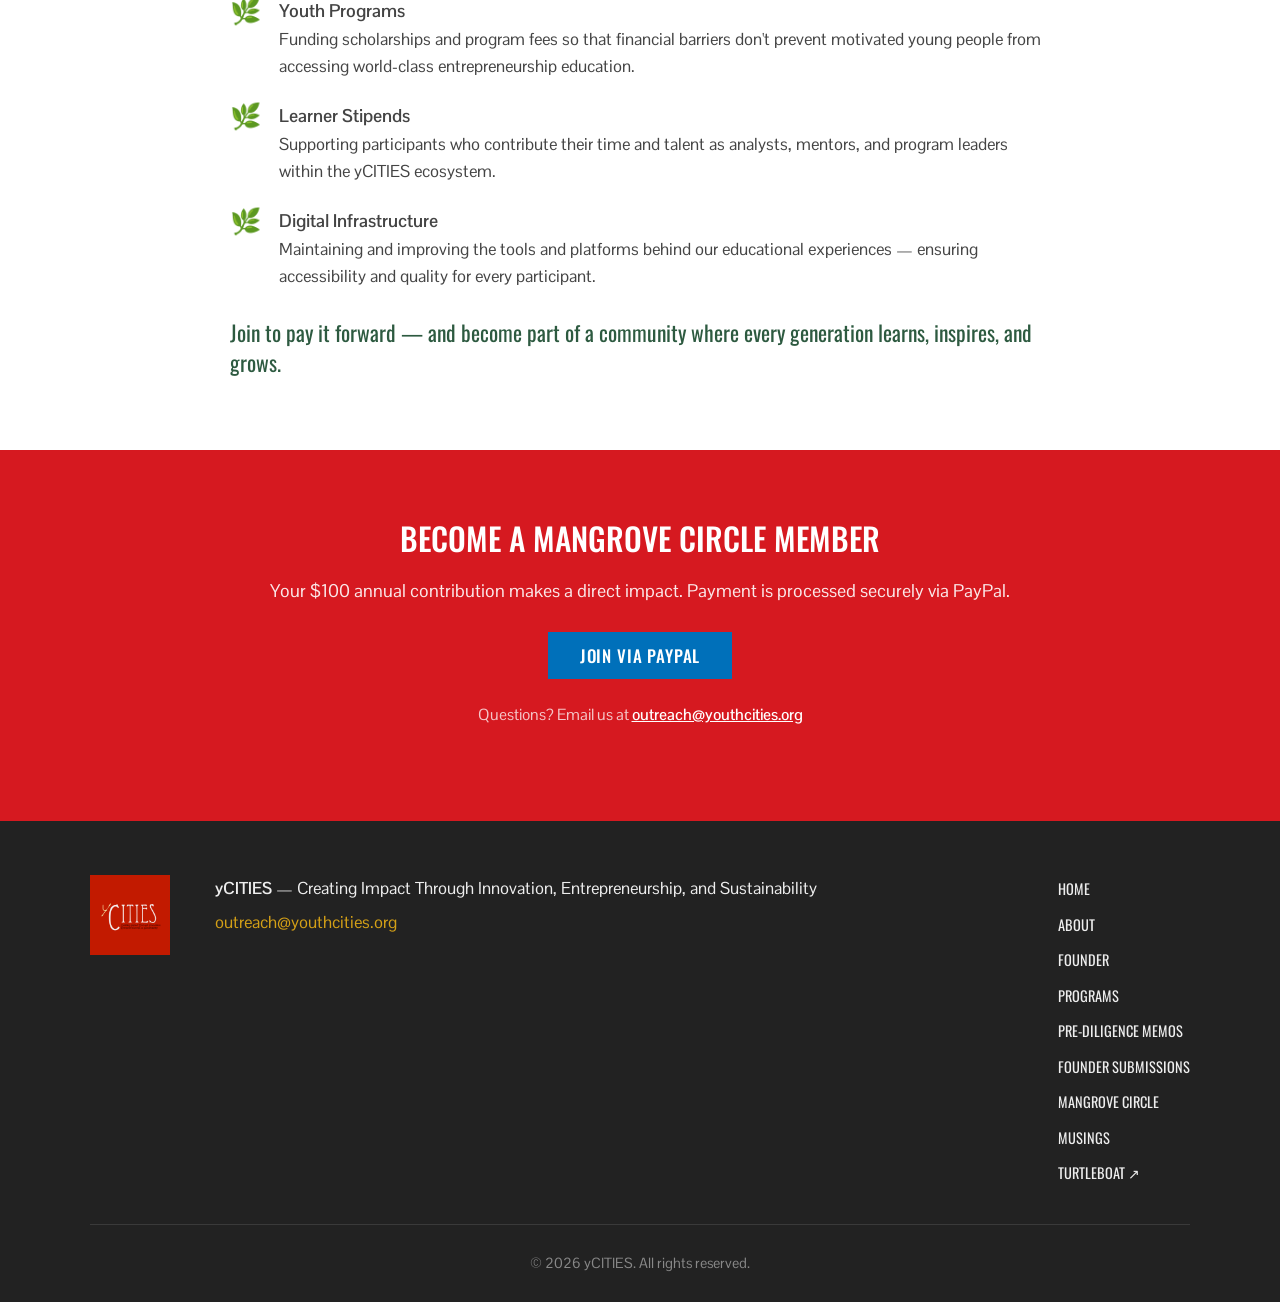
<file: mangrove-circle.html>
<!DOCTYPE html>
<html lang="en">
<head>
  <meta charset="UTF-8">
  <meta name="viewport" content="width=device-width, initial-scale=1.0">
  <title>Mangrove Circle Membership — yCITIES</title>
  <meta name="description" content="Become a Mangrove Circle member. Your $100 annual contribution supports youth programs, learner stipends, and the digital infrastructure behind our educational experiences.">
  <meta property="og:title" content="Mangrove Circle — yCITIES">
  <meta property="og:description" content="Join a community where every generation learns, inspires, and grows. Annual contribution: $100.">
  <meta property="og:type" content="website">
  <link rel="canonical" href="https://youthcities.org/mangrove-circle.html">
  <link rel="stylesheet" href="css/style.css">
  <style>
    /* Mangrove Circle page extras */
    .mangrove-hero-section {
      background: linear-gradient(135deg, #1a3a2a 0%, #2d5a40 60%, #1a3a2a 100%);
      color: #fff;
      padding: 4.5rem 0;
      text-align: center;
    }
    .mangrove-hero-section h1 {
      font-family: 'Oswald', sans-serif;
      font-size: 2.75rem;
      font-weight: 500;
      text-transform: uppercase;
      color: #fff;
      margin-bottom: 0.75rem;
    }
    .mangrove-hero-section .subtitle {
      font-size: 1.1rem;
      color: rgba(255,255,255,0.88);
      max-width: 620px;
      margin: 0 auto 1.5rem;
    }
    .mangrove-hero-section .contribution-badge {
      display: inline-block;
      background: #D4A017;
      color: #111;
      font-family: 'Oswald', sans-serif;
      font-size: 1.5rem;
      font-weight: 500;
      padding: 0.5rem 1.5rem;
      margin-bottom: 1.75rem;
    }
    .mangrove-benefit {
      display: flex;
      gap: 1rem;
      align-items: flex-start;
      margin-bottom: 1.25rem;
    }
    .mangrove-icon {
      color: #2d5a40;
      font-size: 1.4rem;
      line-height: 1;
      flex-shrink: 0;
      margin-top: 0.1rem;
    }
  </style>
</head>
<body>

  <a href="#main-content" class="skip-link">Skip to main content</a>

  <!-- ===== HEADER ===== -->
  <header class="site-header">
    <div class="container header-inner">
      <a href="index.html" class="logo-link" aria-label="yCITIES — Return to homepage">
        <img src="images/yCITIES-logo.png" alt="yCITIES logo" class="logo">
      </a>
      <button class="nav-toggle" aria-expanded="false" aria-controls="main-nav" aria-label="Toggle navigation menu">
        <span class="hamburger" aria-hidden="true"></span>
      </button>
      <nav id="main-nav" class="main-nav" aria-label="Main navigation">
        <ul class="nav-list">
          <li><a href="index.html">Home</a></li>
          <li><a href="about.html">About</a></li>
          <li><a href="founder.html">Founder</a></li>
          <li class="has-dropdown">
            <a href="programs.html" aria-haspopup="true" aria-expanded="false">Educational Programs <span class="arrow" aria-hidden="true">▾</span></a>
            <ul class="dropdown" role="menu" aria-label="Educational Programs submenu">
              <li class="dropdown-group-label" aria-hidden="true">Emerging &amp; Established Professionals</li>
              <li role="none"><a href="imii.html" role="menuitem">Inside the Mind of an Investor Intensive</a></li>
              <li role="none"><a href="pre-diligence-lab.html" role="menuitem">Pre-Diligence Lab Practicum</a></li>
              <li class="dropdown-group-label" aria-hidden="true">Middle and High School Kids</li>
              <li role="none"><a href="fundingiq.html" role="menuitem">FundingIQ Intensive</a></li>
              <li role="none"><a href="youth-venture-mentoring.html" role="menuitem">Youth Venture Mentoring Network</a></li>
            </ul>
          </li>
          <li><a href="pre-diligence-memos.html">Pre-Diligence Memos</a></li>
          <li><a href="founder-submissions.html">Founder Submissions</a></li>
          <li class="active"><a href="mangrove-circle.html" aria-current="page">Mangrove Circle</a></li>
          <li><a href="musings.html">Musings</a></li>
          <li><a href="https://ycities-turtleboat.vercel.app" target="_blank" rel="noopener noreferrer">Turtleboat <span class="ext-icon" aria-label="(opens in new tab)">↗</span></a></li>
        </ul>
      </nav>
    </div>
  </header>

  <!-- ===== MAIN ===== -->
  <main id="main-content">

    <!-- Hero (custom green for mangrove theme) -->
    <div class="mangrove-hero-section">
      <div class="container">
        <h1>Mangrove Circle</h1>
        <p class="subtitle">Sustain the ecosystem where emerging and experienced innovators grow together.</p>
        <div class="contribution-badge" aria-label="Annual contribution amount">Annual Contribution: $100</div>
        <div>
          <a href="https://www.paypal.com/donate?hosted_button_id=8H5PY7PAFX7B4"
             class="btn btn-paypal"
             target="_blank"
             rel="noopener noreferrer"
             aria-label="Become a Mangrove Circle member via PayPal — $100 annual contribution (opens in new tab)">
            Join via PayPal — $100
          </a>
        </div>
      </div>
    </div>

    <!-- Breadcrumb -->
    <div class="breadcrumb">
      <div class="container">
        <a href="index.html">Home</a><span aria-hidden="true">›</span> Mangrove Circle
      </div>
    </div>

    <!-- About -->
    <section class="section-white">
      <div class="container program-content">

        <h2 class="section-heading">About Mangrove Circle</h2>
        <p>Mangrove Members sustain the ecosystem where emerging and experienced innovators grow together. If you're an angel, alum, or an advocate for innovation across generations, consider becoming a Mangrove Member.</p>

        <p>Your membership helps remove financial barriers for founders pursuing scalable impact — through a generous community of advocates and a platform designed to give back. As a Mangrove Circle member, your annual charitable contribution supports:</p>

        <div style="margin:2rem 0;">
          <img src="images/mangrove-mainimage.png" alt="Mangrove roots symbolizing the intergenerational community of learners and mentors" style="width:100%;height:auto;display:block;border-radius:4px;">
        </div>

        <div role="list" aria-label="What your membership supports">

          <div class="mangrove-benefit" role="listitem">
            <span class="mangrove-icon" aria-hidden="true">🌿</span>
            <div>
              <strong>Youth Programs</strong>
              <p style="margin:0; font-size:0.9375rem;">Funding scholarships and program fees so that financial barriers don't prevent motivated young people from accessing world-class entrepreneurship education.</p>
            </div>
          </div>

          <div class="mangrove-benefit" role="listitem">
            <span class="mangrove-icon" aria-hidden="true">🌿</span>
            <div>
              <strong>Learner Stipends</strong>
              <p style="margin:0; font-size:0.9375rem;">Supporting participants who contribute their time and talent as analysts, mentors, and program leaders within the yCITIES ecosystem.</p>
            </div>
          </div>

          <div class="mangrove-benefit" role="listitem">
            <span class="mangrove-icon" aria-hidden="true">🌿</span>
            <div>
              <strong>Digital Infrastructure</strong>
              <p style="margin:0; font-size:0.9375rem;">Maintaining and improving the tools and platforms behind our educational experiences — ensuring accessibility and quality for every participant.</p>
            </div>
          </div>

        </div>

        <p style="margin-top:1.5rem; font-family:'Oswald',sans-serif; font-size:1.2rem; color:#2d5a40; font-weight:400; line-height:1.4;">
          Join to pay it forward — and become part of a community where every generation learns, inspires, and grows.
        </p>

      </div>
    </section>

    <!-- CTA -->
    <div class="cta-band">
      <div class="container">
        <h2>Become a Mangrove Circle Member</h2>
        <p>Your $100 annual contribution makes a direct impact. Payment is processed securely via PayPal.</p>
        <div class="payment-buttons">
          <a href="https://www.paypal.com/donate?hosted_button_id=8H5PY7PAFX7B4"
             class="btn btn-paypal"
             target="_blank"
             rel="noopener noreferrer"
             aria-label="Become a Mangrove Circle member — $100 annual contribution via PayPal (opens in new tab)">
            Join via PayPal
          </a>
        </div>
        <p style="margin-top:1.25rem; font-size:0.875rem; color:rgba(255,255,255,0.75);">
          Questions? Email us at <a href="mailto:outreach@youthcities.org" style="color:#fff; font-weight:600;">outreach@youthcities.org</a>
        </p>
      </div>
    </div>

  </main>

  <!-- ===== FOOTER ===== -->
  <footer class="site-footer">
    <div class="container">
      <div class="footer-inner">
        <div class="footer-logo">
          <a href="index.html" aria-label="yCITIES homepage">
            <img src="images/yCITIES-logo.png" alt="yCITIES" width="80">
          </a>
        </div>
        <div class="footer-content">
          <p><strong>yCITIES</strong> — Creating Impact Through Innovation, Entrepreneurship, and Sustainability</p>
          <p><a href="mailto:outreach@youthcities.org" class="footer-email">outreach@youthcities.org</a></p>
        </div>
        <nav class="footer-nav" aria-label="Footer navigation">
          <ul>
            <li><a href="index.html">Home</a></li>
            <li><a href="about.html">About</a></li>
            <li><a href="founder.html">Founder</a></li>
            <li><a href="programs.html">Programs</a></li>
            <li><a href="pre-diligence-memos.html">Pre-Diligence Memos</a></li>
            <li><a href="founder-submissions.html">Founder Submissions</a></li>
            <li><a href="mangrove-circle.html">Mangrove Circle</a></li>
            <li><a href="musings.html">Musings</a></li>
            <li><a href="https://ycities-turtleboat.vercel.app" target="_blank" rel="noopener noreferrer">Turtleboat ↗</a></li>
          </ul>
        </nav>
      </div>
      <p class="footer-copy">&copy; 2026 yCITIES. All rights reserved.</p>
    </div>
  </footer>

  <script src="js/main.js"></script>
</body>
</html>
</file>
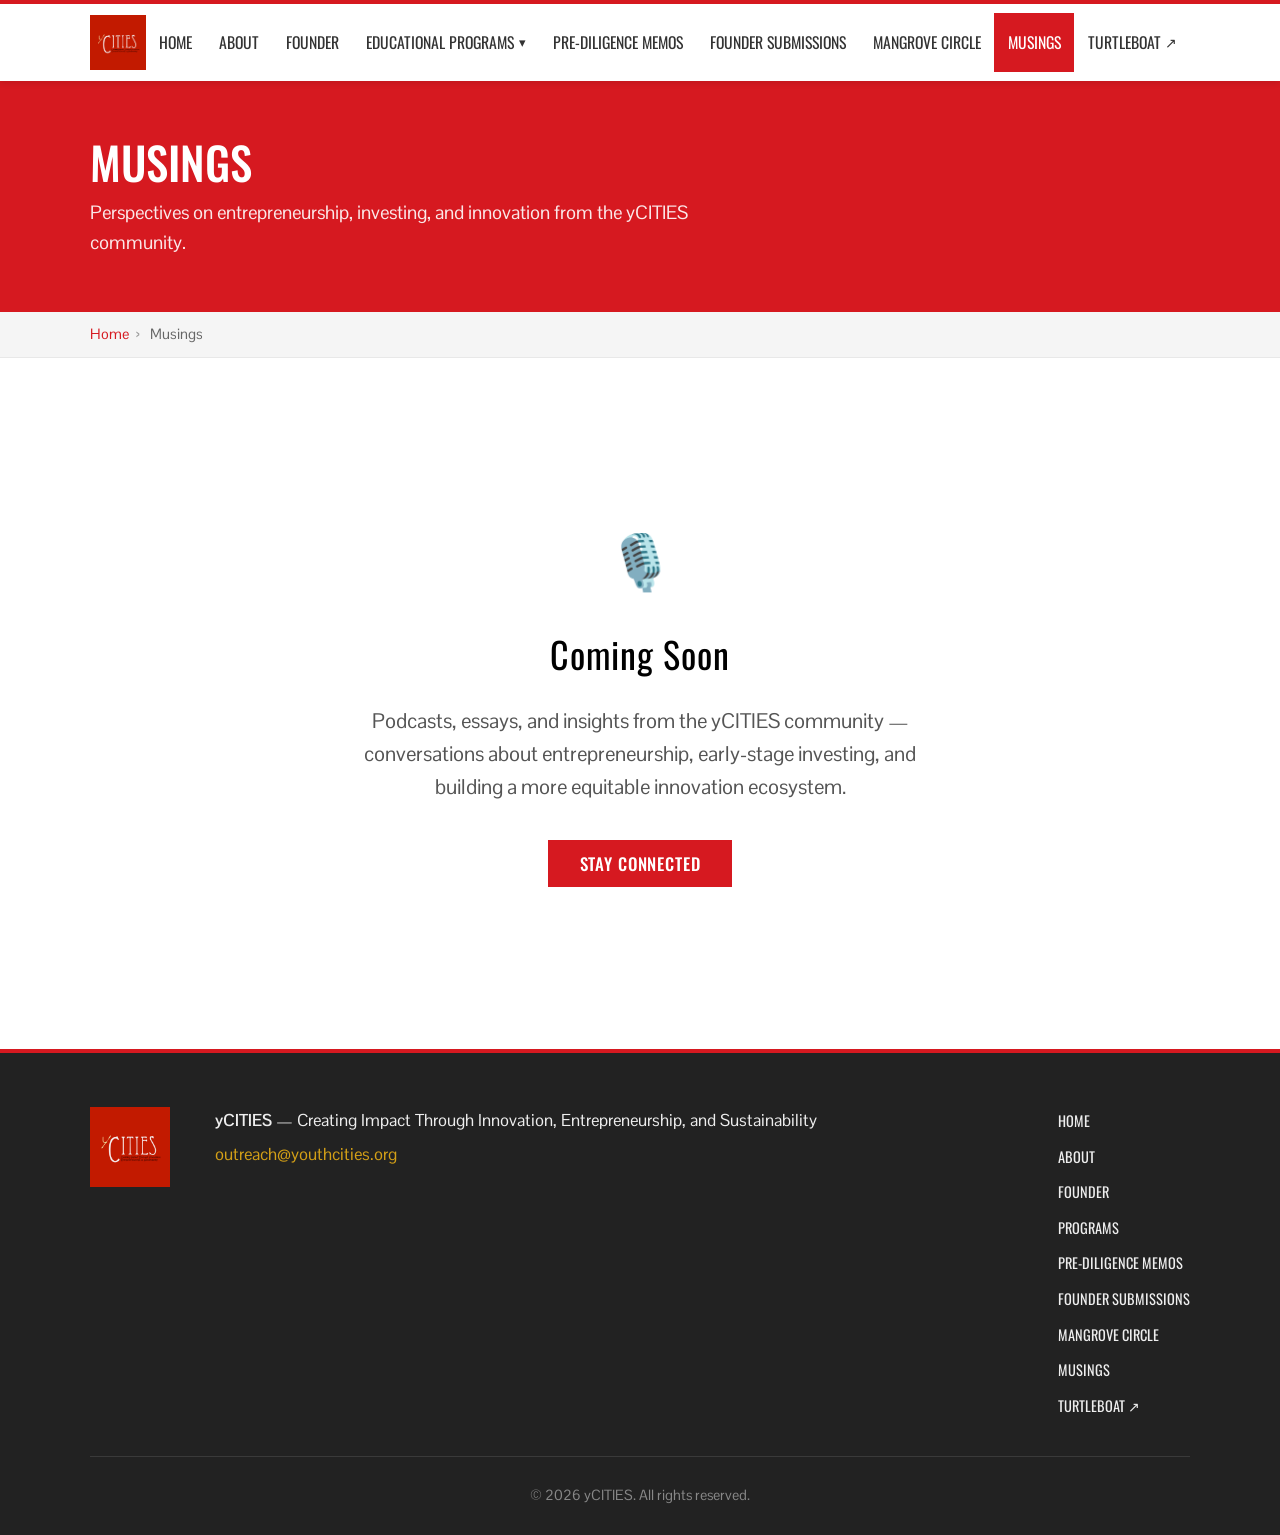
<file: musings.html>
<!DOCTYPE html>
<html lang="en">
<head>
  <meta charset="UTF-8">
  <meta name="viewport" content="width=device-width, initial-scale=1.0">
  <title>Musings — yCITIES</title>
  <meta name="description" content="Coming soon — podcasts, essays, and insights from the yCITIES community.">
  <meta property="og:title" content="Musings — yCITIES">
  <meta property="og:description" content="Coming soon — podcasts, essays, and insights from the yCITIES community.">
  <meta property="og:type" content="website">
  <link rel="canonical" href="https://youthcities.org/musings.html">
  <link rel="stylesheet" href="css/style.css">
</head>
<body>

  <a href="#main-content" class="skip-link">Skip to main content</a>

  <!-- ===== HEADER ===== -->
  <header class="site-header">
    <div class="container header-inner">
      <a href="index.html" class="logo-link" aria-label="yCITIES — Return to homepage">
        <img src="images/yCITIES-logo.png" alt="yCITIES logo" class="logo">
      </a>
      <button class="nav-toggle" aria-expanded="false" aria-controls="main-nav" aria-label="Toggle navigation menu">
        <span class="hamburger" aria-hidden="true"></span>
      </button>
      <nav id="main-nav" class="main-nav" aria-label="Main navigation">
        <ul class="nav-list">
          <li><a href="index.html">Home</a></li>
          <li><a href="about.html">About</a></li>
          <li><a href="founder.html">Founder</a></li>
          <li class="has-dropdown">
            <a href="programs.html" aria-haspopup="true" aria-expanded="false">Educational Programs <span class="arrow" aria-hidden="true">▾</span></a>
            <ul class="dropdown" role="menu" aria-label="Educational Programs submenu">
              <li class="dropdown-group-label" aria-hidden="true">Emerging &amp; Established Professionals</li>
              <li role="none"><a href="imii.html" role="menuitem">Inside the Mind of an Investor Intensive</a></li>
              <li role="none"><a href="pre-diligence-lab.html" role="menuitem">Pre-Diligence Lab Practicum</a></li>
              <li class="dropdown-group-label" aria-hidden="true">Middle and High School Kids</li>
              <li role="none"><a href="fundingiq.html" role="menuitem">FundingIQ Intensive</a></li>
              <li role="none"><a href="youth-venture-mentoring.html" role="menuitem">Youth Venture Mentoring Network</a></li>
            </ul>
          </li>
          <li><a href="pre-diligence-memos.html">Pre-Diligence Memos</a></li>
          <li><a href="founder-submissions.html">Founder Submissions</a></li>
          <li><a href="mangrove-circle.html">Mangrove Circle</a></li>
          <li class="active"><a href="musings.html" aria-current="page">Musings</a></li>
          <li><a href="https://ycities-turtleboat.vercel.app" target="_blank" rel="noopener noreferrer">Turtleboat <span class="ext-icon" aria-label="(opens in new tab)">↗</span></a></li>
        </ul>
      </nav>
    </div>
  </header>

  <!-- ===== MAIN ===== -->
  <main id="main-content">

    <!-- Page Hero -->
    <div class="page-hero">
      <div class="container">
        <h1>Musings</h1>
        <p class="subtitle">Perspectives on entrepreneurship, investing, and innovation from the yCITIES community.</p>
      </div>
    </div>

    <!-- Breadcrumb -->
    <div class="breadcrumb">
      <div class="container">
        <a href="index.html">Home</a><span aria-hidden="true">›</span> Musings
      </div>
    </div>

    <!-- Coming Soon -->
    <section class="section-white">
      <div class="container" style="text-align:center; padding:5rem 0;">
        <p style="font-size:3rem; margin-bottom:1rem;" aria-hidden="true">🎙️</p>
        <h2 class="section-heading" style="text-transform:none;">Coming Soon</h2>
        <p style="font-size:1.15rem; color:#555; max-width:560px; margin:0 auto 2rem;">
          Podcasts, essays, and insights from the yCITIES community — conversations about entrepreneurship, early-stage investing, and building a more equitable innovation ecosystem.
        </p>
        <a href="mailto:outreach@youthcities.org" class="btn btn-primary">Stay Connected</a>
      </div>
    </section>

  </main>

  <!-- ===== FOOTER ===== -->
  <footer class="site-footer">
    <div class="container">
      <div class="footer-inner">
        <div class="footer-logo">
          <a href="index.html" aria-label="yCITIES homepage">
            <img src="images/yCITIES-logo.png" alt="yCITIES" width="80">
          </a>
        </div>
        <div class="footer-content">
          <p><strong>yCITIES</strong> — Creating Impact Through Innovation, Entrepreneurship, and Sustainability</p>
          <p><a href="mailto:outreach@youthcities.org" class="footer-email">outreach@youthcities.org</a></p>
        </div>
        <nav class="footer-nav" aria-label="Footer navigation">
          <ul>
            <li><a href="index.html">Home</a></li>
            <li><a href="about.html">About</a></li>
            <li><a href="founder.html">Founder</a></li>
            <li><a href="programs.html">Programs</a></li>
            <li><a href="pre-diligence-memos.html">Pre-Diligence Memos</a></li>
            <li><a href="founder-submissions.html">Founder Submissions</a></li>
            <li><a href="mangrove-circle.html">Mangrove Circle</a></li>
            <li><a href="musings.html">Musings</a></li>
            <li><a href="https://ycities-turtleboat.vercel.app" target="_blank" rel="noopener noreferrer">Turtleboat ↗</a></li>
          </ul>
        </nav>
      </div>
      <p class="footer-copy">&copy; 2026 yCITIES. All rights reserved.</p>
    </div>
  </footer>

  <script src="js/main.js"></script>
</body>
</html>
</file>
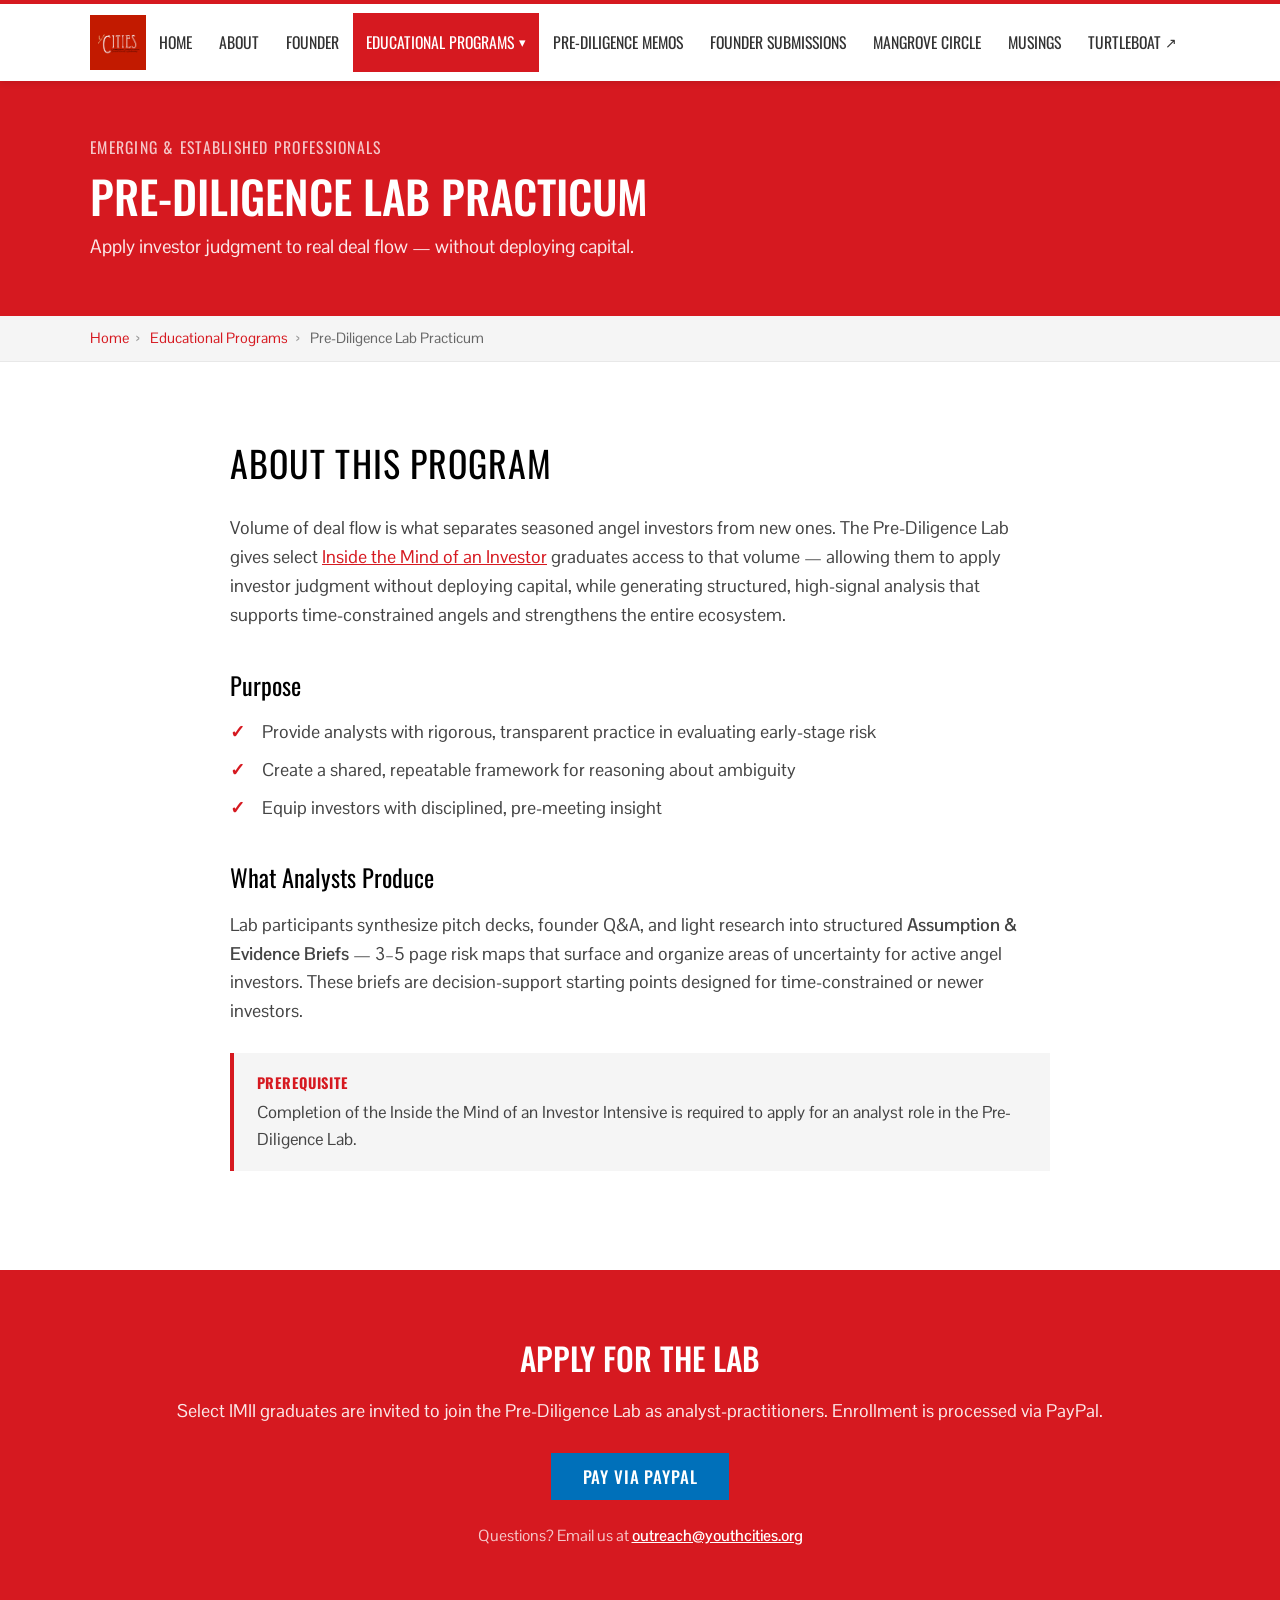
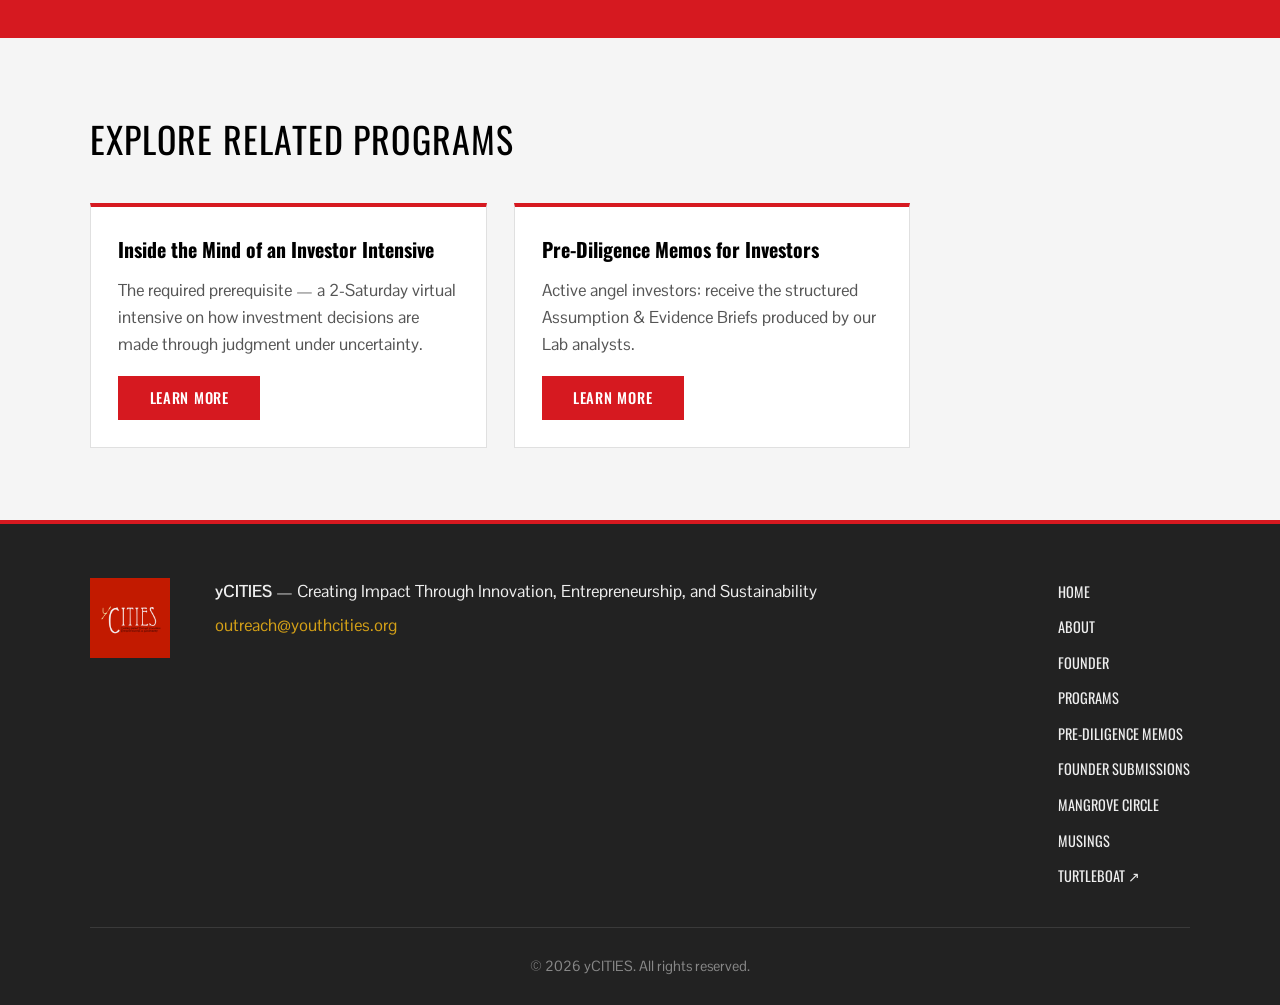
<file: pre-diligence-lab.html>
<!DOCTYPE html>
<html lang="en">
<head>
  <meta charset="UTF-8">
  <meta name="viewport" content="width=device-width, initial-scale=1.0">
  <title>Pre-Diligence Lab Practicum — yCITIES</title>
  <meta name="description" content="Apply investor judgment without deploying capital. The Pre-Diligence Lab gives IMII graduates access to real deal flow, generating structured Assumption &amp; Evidence Briefs for active angels.">
  <meta property="og:title" content="Pre-Diligence Lab Practicum — yCITIES">
  <meta property="og:description" content="Rigorous, transparent practice in evaluating early-stage risk — for IMII graduates ready to apply investor judgment.">
  <meta property="og:type" content="website">
  <link rel="canonical" href="https://youthcities.org/pre-diligence-lab.html">
  <link rel="stylesheet" href="css/style.css">
</head>
<body>

  <a href="#main-content" class="skip-link">Skip to main content</a>

  <!-- ===== HEADER ===== -->
  <header class="site-header">
    <div class="container header-inner">
      <a href="index.html" class="logo-link" aria-label="yCITIES — Return to homepage">
        <img src="images/yCITIES-logo.png" alt="yCITIES logo" class="logo">
      </a>
      <button class="nav-toggle" aria-expanded="false" aria-controls="main-nav" aria-label="Toggle navigation menu">
        <span class="hamburger" aria-hidden="true"></span>
      </button>
      <nav id="main-nav" class="main-nav" aria-label="Main navigation">
        <ul class="nav-list">
          <li><a href="index.html">Home</a></li>
          <li><a href="about.html">About</a></li>
          <li><a href="founder.html">Founder</a></li>
          <li class="has-dropdown active">
            <a href="programs.html" aria-haspopup="true" aria-expanded="false">Educational Programs <span class="arrow" aria-hidden="true">▾</span></a>
            <ul class="dropdown" role="menu" aria-label="Educational Programs submenu">
              <li class="dropdown-group-label" aria-hidden="true">Emerging &amp; Established Professionals</li>
              <li role="none"><a href="imii.html" role="menuitem">Inside the Mind of an Investor Intensive</a></li>
              <li role="none"><a href="pre-diligence-lab.html" role="menuitem" aria-current="page">Pre-Diligence Lab Practicum</a></li>
              <li class="dropdown-group-label" aria-hidden="true">Middle and High School Kids</li>
              <li role="none"><a href="fundingiq.html" role="menuitem">FundingIQ Intensive</a></li>
              <li role="none"><a href="youth-venture-mentoring.html" role="menuitem">Youth Venture Mentoring Network</a></li>
            </ul>
          </li>
          <li><a href="pre-diligence-memos.html">Pre-Diligence Memos</a></li>
          <li><a href="founder-submissions.html">Founder Submissions</a></li>
          <li><a href="mangrove-circle.html">Mangrove Circle</a></li>
          <li><a href="musings.html">Musings</a></li>
          <li><a href="https://ycities-turtleboat.vercel.app" target="_blank" rel="noopener noreferrer">Turtleboat <span class="ext-icon" aria-label="(opens in new tab)">↗</span></a></li>
        </ul>
      </nav>
    </div>
  </header>

  <!-- ===== MAIN ===== -->
  <main id="main-content">

    <!-- Page Hero -->
    <div class="page-hero">
      <div class="container">
        <p style="font-family:'Oswald',sans-serif; font-size:0.875rem; text-transform:uppercase; letter-spacing:0.08em; color:rgba(255,255,255,0.75); margin-bottom:0.5rem;">Emerging &amp; Established Professionals</p>
        <h1>Pre-Diligence Lab Practicum</h1>
        <p class="subtitle">Apply investor judgment to real deal flow — without deploying capital.</p>
      </div>
    </div>

    <!-- Breadcrumb -->
    <div class="breadcrumb">
      <div class="container">
        <a href="index.html">Home</a><span aria-hidden="true">›</span>
        <a href="programs.html">Educational Programs</a><span aria-hidden="true">›</span>
        Pre-Diligence Lab Practicum
      </div>
    </div>

    <!-- Content -->
    <section class="section-white">
      <div class="container program-content">

        <h2 class="section-heading">About This Program</h2>
        <p>Volume of deal flow is what separates seasoned angel investors from new ones. The Pre-Diligence Lab gives select <a href="imii.html">Inside the Mind of an Investor</a> graduates access to that volume — allowing them to apply investor judgment without deploying capital, while generating structured, high-signal analysis that supports time-constrained angels and strengthens the entire ecosystem.</p>

        <h3 class="section-subheading">Purpose</h3>
        <ul class="check-list" style="margin:0.75rem 0 1.5rem;">
          <li>Provide analysts with rigorous, transparent practice in evaluating early-stage risk</li>
          <li>Create a shared, repeatable framework for reasoning about ambiguity</li>
          <li>Equip investors with disciplined, pre-meeting insight</li>
        </ul>

        <!-- <div aria-hidden="true" style="margin:2rem 0;">
          <div class="img-placeholder">
            [Photo of analyst team reviewing pitch materials collaboratively — laptops open, notes visible, professional setting]
          </div>
        </div> -->

        <h3 class="section-subheading">What Analysts Produce</h3>
        <p>Lab participants synthesize pitch decks, founder Q&amp;A, and light research into structured <strong>Assumption &amp; Evidence Briefs</strong> — 3–5 page risk maps that surface and organize areas of uncertainty for active angel investors. These briefs are decision-support starting points designed for time-constrained or newer investors.</p>

        <div class="info-box">
          <strong>Prerequisite</strong>
          Completion of the Inside the Mind of an Investor Intensive is required to apply for an analyst role in the Pre-Diligence Lab.
        </div>

      </div>
    </section>

    <!-- CTA -->
    <div class="cta-band">
      <div class="container">
        <h2>Apply for the Lab</h2>
        <p>Select IMII graduates are invited to join the Pre-Diligence Lab as analyst-practitioners. Enrollment is processed via PayPal.</p>
        <div class="payment-buttons">
          <a href="https://www.paypal.com/donate?hosted_button_id=8H5PY7PAFX7B4"
             class="btn btn-paypal"
             target="_blank"
             rel="noopener noreferrer"
             aria-label="Pay for Pre-Diligence Lab Practicum via PayPal (opens in new tab)">
            Pay via PayPal
          </a>
        </div>
        <p style="margin-top:1.25rem; font-size:0.875rem; color:rgba(255,255,255,0.75);">
          Questions? Email us at <a href="mailto:outreach@youthcities.org" style="color:#fff; font-weight:600;">outreach@youthcities.org</a>
        </p>
      </div>
    </div>

    <!-- Related Programs -->
    <section class="section-gray">
      <div class="container">
        <h2 class="section-heading">Explore Related Programs</h2>
        <div class="card-grid" style="max-width:820px;">
          <article class="card">
            <h3>Inside the Mind of an Investor Intensive</h3>
            <p>The required prerequisite — a 2-Saturday virtual intensive on how investment decisions are made through judgment under uncertainty.</p>
            <a href="imii.html" class="btn btn-primary">Learn More</a>
          </article>
          <article class="card">
            <h3>Pre-Diligence Memos for Investors</h3>
            <p>Active angel investors: receive the structured Assumption &amp; Evidence Briefs produced by our Lab analysts.</p>
            <a href="pre-diligence-memos.html" class="btn btn-primary">Learn More</a>
          </article>
        </div>
      </div>
    </section>

  </main>

  <!-- ===== FOOTER ===== -->
  <footer class="site-footer">
    <div class="container">
      <div class="footer-inner">
        <div class="footer-logo">
          <a href="index.html" aria-label="yCITIES homepage">
            <img src="images/yCITIES-logo.png" alt="yCITIES" width="80">
          </a>
        </div>
        <div class="footer-content">
          <p><strong>yCITIES</strong> — Creating Impact Through Innovation, Entrepreneurship, and Sustainability</p>
          <p><a href="mailto:outreach@youthcities.org" class="footer-email">outreach@youthcities.org</a></p>
        </div>
        <nav class="footer-nav" aria-label="Footer navigation">
          <ul>
            <li><a href="index.html">Home</a></li>
            <li><a href="about.html">About</a></li>
            <li><a href="founder.html">Founder</a></li>
            <li><a href="programs.html">Programs</a></li>
            <li><a href="pre-diligence-memos.html">Pre-Diligence Memos</a></li>
            <li><a href="founder-submissions.html">Founder Submissions</a></li>
            <li><a href="mangrove-circle.html">Mangrove Circle</a></li>
            <li><a href="musings.html">Musings</a></li>
            <li><a href="https://ycities-turtleboat.vercel.app" target="_blank" rel="noopener noreferrer">Turtleboat ↗</a></li>
          </ul>
        </nav>
      </div>
      <p class="footer-copy">&copy; 2026 yCITIES. All rights reserved.</p>
    </div>
  </footer>

  <script src="js/main.js"></script>
</body>
</html>
</file>
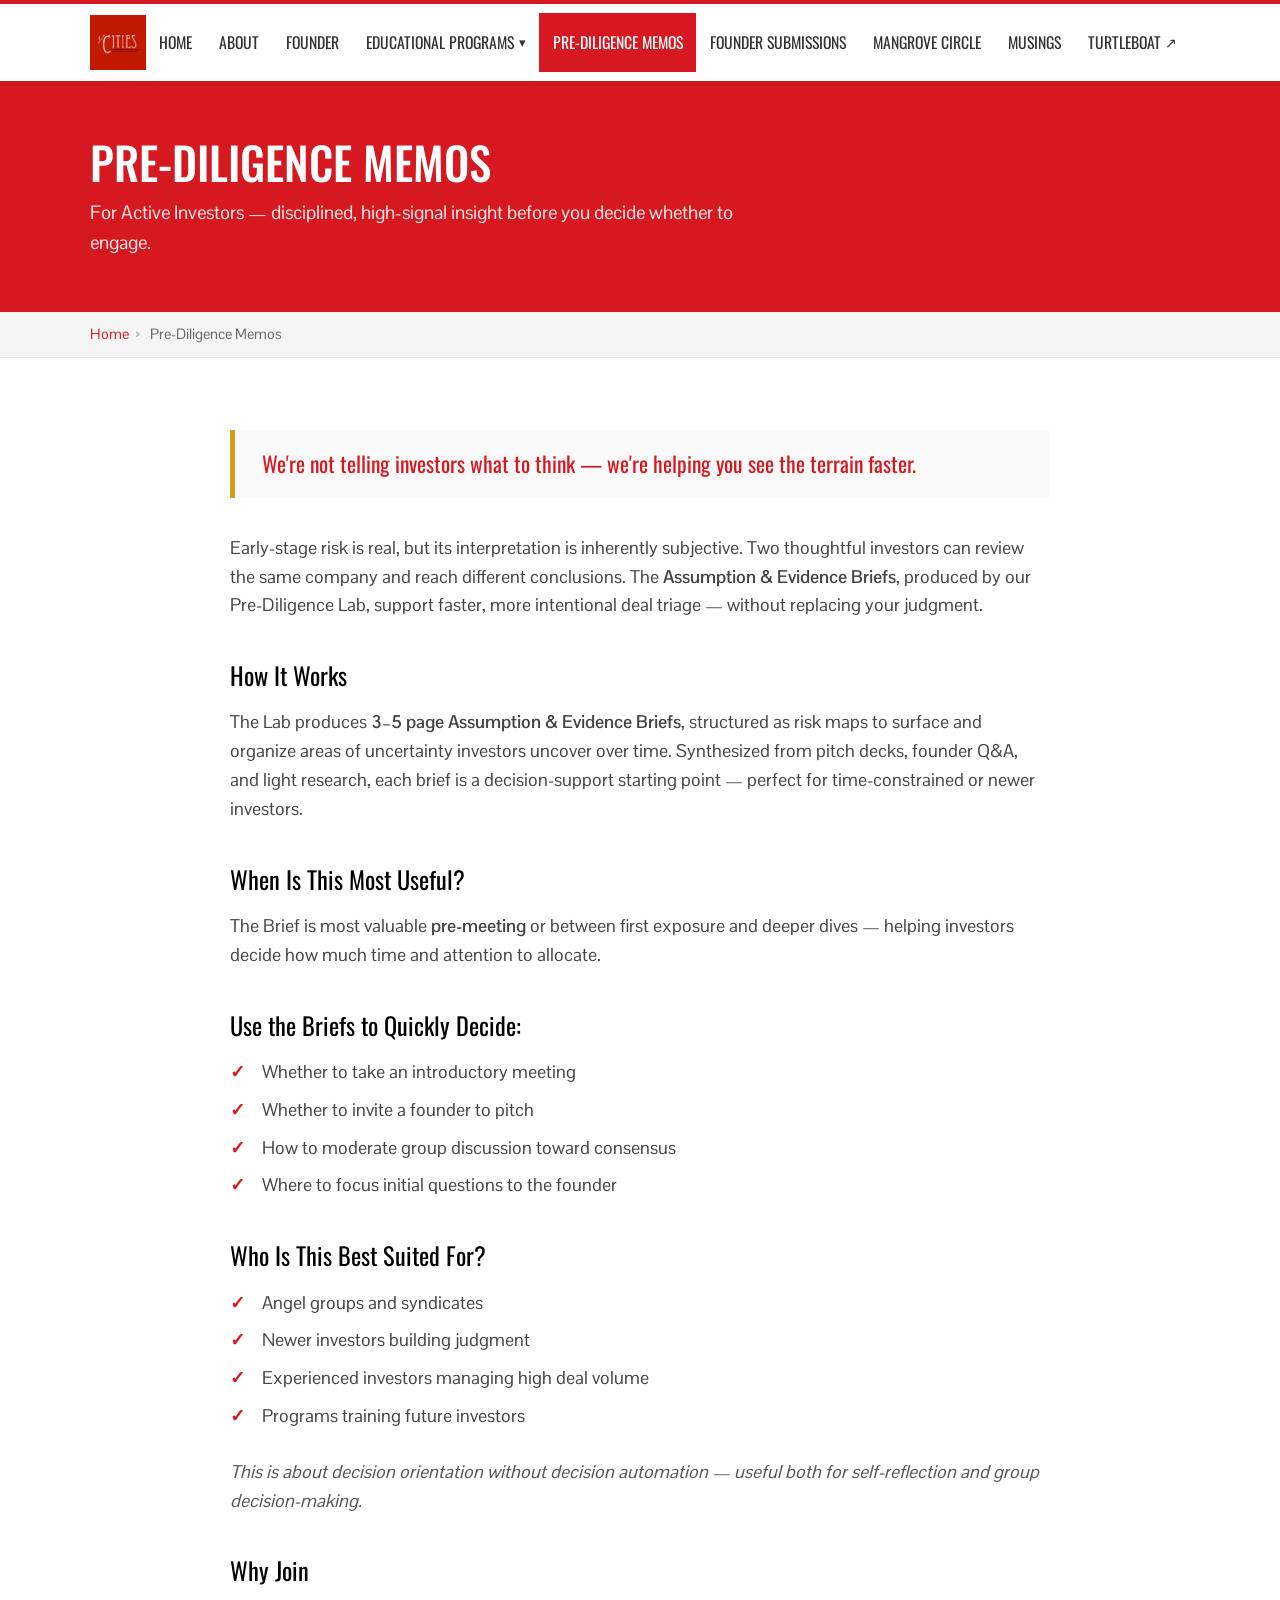
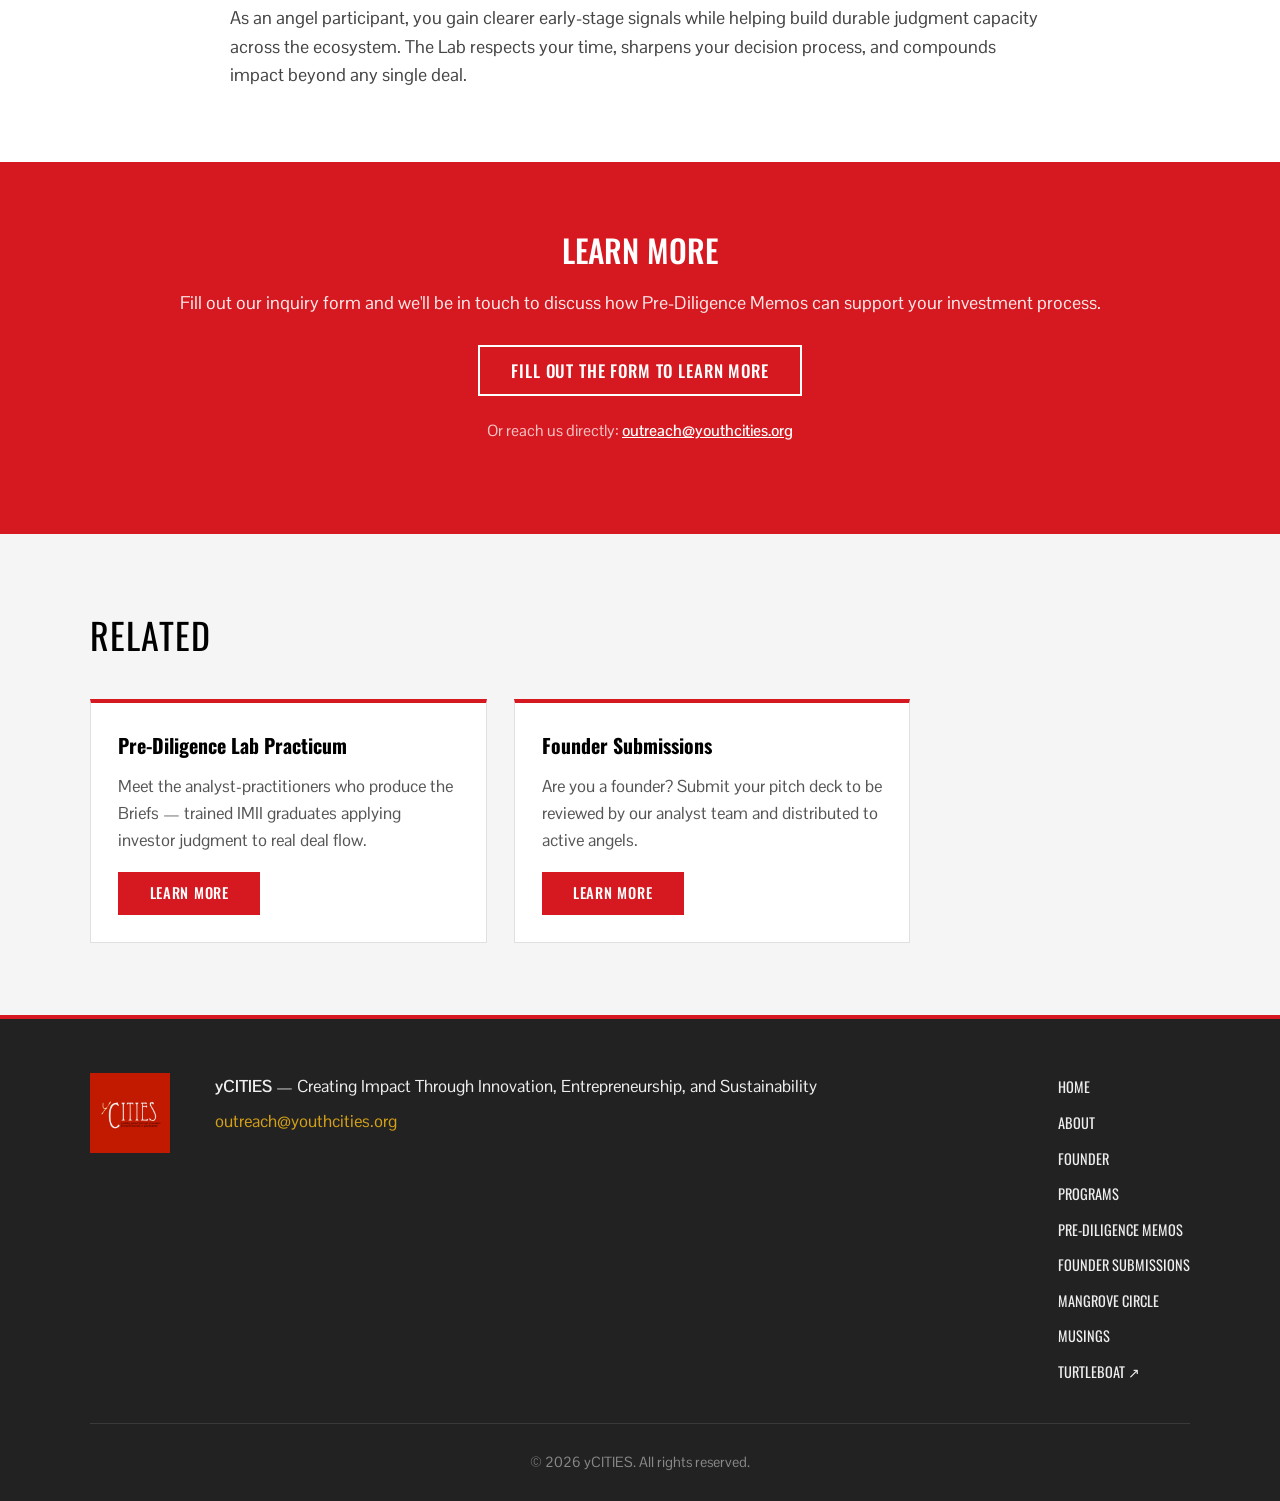
<file: pre-diligence-memos.html>
<!DOCTYPE html>
<html lang="en">
<head>
  <meta charset="UTF-8">
  <meta name="viewport" content="width=device-width, initial-scale=1.0">
  <title>Pre-Diligence Memos for Active Investors — yCITIES</title>
  <meta name="description" content="Receive disciplined, high-signal Assumption &amp; Evidence Briefs before deciding whether to engage. The Pre-Diligence Lab supports faster, more intentional deal triage for active angel investors.">
  <meta property="og:title" content="Pre-Diligence Memos — yCITIES">
  <meta property="og:description" content="Structured Assumption &amp; Evidence Briefs to orient your deal triage — without replacing your judgment.">
  <meta property="og:type" content="website">
  <link rel="canonical" href="https://youthcities.org/pre-diligence-memos.html">
  <link rel="stylesheet" href="css/style.css">
</head>
<body>

  <a href="#main-content" class="skip-link">Skip to main content</a>

  <!-- ===== HEADER ===== -->
  <header class="site-header">
    <div class="container header-inner">
      <a href="index.html" class="logo-link" aria-label="yCITIES — Return to homepage">
        <img src="images/yCITIES-logo.png" alt="yCITIES logo" class="logo">
      </a>
      <button class="nav-toggle" aria-expanded="false" aria-controls="main-nav" aria-label="Toggle navigation menu">
        <span class="hamburger" aria-hidden="true"></span>
      </button>
      <nav id="main-nav" class="main-nav" aria-label="Main navigation">
        <ul class="nav-list">
          <li><a href="index.html">Home</a></li>
          <li><a href="about.html">About</a></li>
          <li><a href="founder.html">Founder</a></li>
          <li class="has-dropdown">
            <a href="programs.html" aria-haspopup="true" aria-expanded="false">Educational Programs <span class="arrow" aria-hidden="true">▾</span></a>
            <ul class="dropdown" role="menu" aria-label="Educational Programs submenu">
              <li class="dropdown-group-label" aria-hidden="true">Emerging &amp; Established Professionals</li>
              <li role="none"><a href="imii.html" role="menuitem">Inside the Mind of an Investor Intensive</a></li>
              <li role="none"><a href="pre-diligence-lab.html" role="menuitem">Pre-Diligence Lab Practicum</a></li>
              <li class="dropdown-group-label" aria-hidden="true">Middle and High School Kids</li>
              <li role="none"><a href="fundingiq.html" role="menuitem">FundingIQ Intensive</a></li>
              <li role="none"><a href="youth-venture-mentoring.html" role="menuitem">Youth Venture Mentoring Network</a></li>
            </ul>
          </li>
          <li class="active"><a href="pre-diligence-memos.html" aria-current="page">Pre-Diligence Memos</a></li>
          <li><a href="founder-submissions.html">Founder Submissions</a></li>
          <li><a href="mangrove-circle.html">Mangrove Circle</a></li>
          <li><a href="musings.html">Musings</a></li>
          <li><a href="https://ycities-turtleboat.vercel.app" target="_blank" rel="noopener noreferrer">Turtleboat <span class="ext-icon" aria-label="(opens in new tab)">↗</span></a></li>
        </ul>
      </nav>
    </div>
  </header>

  <!-- ===== MAIN ===== -->
  <main id="main-content">

    <!-- Page Hero -->
    <div class="page-hero">
      <div class="container">
        <h1>Pre-Diligence Memos</h1>
        <p class="subtitle">For Active Investors — disciplined, high-signal insight before you decide whether to engage.</p>
      </div>
    </div>

    <!-- Breadcrumb -->
    <div class="breadcrumb">
      <div class="container">
        <a href="index.html">Home</a><span aria-hidden="true">›</span> Pre-Diligence Memos
      </div>
    </div>

    <!-- Intro -->
    <section class="section-white">
      <div class="container program-content">
        <p class="mission-statement" style="font-size:1.2rem;">
          We're not telling investors what to think — we're helping you see the terrain faster.
        </p>

        <p>Early-stage risk is real, but its interpretation is inherently subjective. Two thoughtful investors can review the same company and reach different conclusions. The <strong>Assumption &amp; Evidence Briefs</strong>, produced by our Pre-Diligence Lab, support faster, more intentional deal triage — without replacing your judgment.</p>

        <h2 class="section-subheading">How It Works</h2>
        <p>The Lab produces <strong>3–5 page Assumption &amp; Evidence Briefs</strong>, structured as risk maps to surface and organize areas of uncertainty investors uncover over time. Synthesized from pitch decks, founder Q&amp;A, and light research, each brief is a decision-support starting point — perfect for time-constrained or newer investors.</p>

       <!--  <div aria-hidden="true" style="margin:2rem 0;">
          <div class="img-placeholder">
            [Illustration or photo representing investor analysis — structured brief document alongside a laptop, professional context]
          </div>
        </div> -->

        <h2 class="section-subheading">When Is This Most Useful?</h2>
        <p>The Brief is most valuable <strong>pre-meeting</strong> or between first exposure and deeper dives — helping investors decide how much time and attention to allocate.</p>

        <h2 class="section-subheading">Use the Briefs to Quickly Decide:</h2>
        <ul class="check-list" style="margin:0.75rem 0 1.5rem;">
          <li>Whether to take an introductory meeting</li>
          <li>Whether to invite a founder to pitch</li>
          <li>How to moderate group discussion toward consensus</li>
          <li>Where to focus initial questions to the founder</li>
        </ul>

        <h2 class="section-subheading">Who Is This Best Suited For?</h2>
        <ul class="check-list" style="margin:0.75rem 0 1.5rem;">
          <li>Angel groups and syndicates</li>
          <li>Newer investors building judgment</li>
          <li>Experienced investors managing high deal volume</li>
          <li>Programs training future investors</li>
        </ul>

        <p style="font-style:italic; color:#555;">This is about decision orientation without decision automation — useful both for self-reflection and group decision-making.</p>

        <h2 class="section-subheading">Why Join</h2>
        <p>As an angel participant, you gain clearer early-stage signals while helping build durable judgment capacity across the ecosystem. The Lab respects your time, sharpens your decision process, and compounds impact beyond any single deal.</p>
      </div>
    </section>

    <!-- CTA -->
    <div class="cta-band">
      <div class="container">
        <h2>Learn More</h2>
        <p>Fill out our inquiry form and we'll be in touch to discuss how Pre-Diligence Memos can support your investment process.</p>
        <a href="https://forms.gle/Dh1aPSu5Q5Zy61ZB9"
           class="btn btn-outline-white"
           aria-label="Fill out the Pre-Diligence Memos interest form (form link coming soon)">
          Fill Out the Form to Learn More
        </a>
        <p style="margin-top:1.25rem; font-size:0.875rem; color:rgba(255,255,255,0.75);">
          Or reach us directly: <a href="mailto:outreach@youthcities.org" style="color:#fff; font-weight:600;">outreach@youthcities.org</a>
        </p>
      </div>
    </div>

    <!-- Related -->
    <section class="section-gray">
      <div class="container">
        <h2 class="section-heading">Related</h2>
        <div class="card-grid" style="max-width:820px;">
          <article class="card">
            <h3>Pre-Diligence Lab Practicum</h3>
            <p>Meet the analyst-practitioners who produce the Briefs — trained IMII graduates applying investor judgment to real deal flow.</p>
            <a href="pre-diligence-lab.html" class="btn btn-primary">Learn More</a>
          </article>
          <article class="card">
            <h3>Founder Submissions</h3>
            <p>Are you a founder? Submit your pitch deck to be reviewed by our analyst team and distributed to active angels.</p>
            <a href="founder-submissions.html" class="btn btn-primary">Learn More</a>
          </article>
        </div>
      </div>
    </section>

  </main>

  <!-- ===== FOOTER ===== -->
  <footer class="site-footer">
    <div class="container">
      <div class="footer-inner">
        <div class="footer-logo">
          <a href="index.html" aria-label="yCITIES homepage">
            <img src="images/yCITIES-logo.png" alt="yCITIES" width="80">
          </a>
        </div>
        <div class="footer-content">
          <p><strong>yCITIES</strong> — Creating Impact Through Innovation, Entrepreneurship, and Sustainability</p>
          <p><a href="mailto:outreach@youthcities.org" class="footer-email">outreach@youthcities.org</a></p>
        </div>
        <nav class="footer-nav" aria-label="Footer navigation">
          <ul>
            <li><a href="index.html">Home</a></li>
            <li><a href="about.html">About</a></li>
            <li><a href="founder.html">Founder</a></li>
            <li><a href="programs.html">Programs</a></li>
            <li><a href="pre-diligence-memos.html">Pre-Diligence Memos</a></li>
            <li><a href="founder-submissions.html">Founder Submissions</a></li>
            <li><a href="mangrove-circle.html">Mangrove Circle</a></li>
            <li><a href="musings.html">Musings</a></li>
            <li><a href="https://ycities-turtleboat.vercel.app" target="_blank" rel="noopener noreferrer">Turtleboat ↗</a></li>
          </ul>
        </nav>
      </div>
      <p class="footer-copy">&copy; 2026 yCITIES. All rights reserved.</p>
    </div>
  </footer>

  <script src="js/main.js"></script>
</body>
</html>
</file>
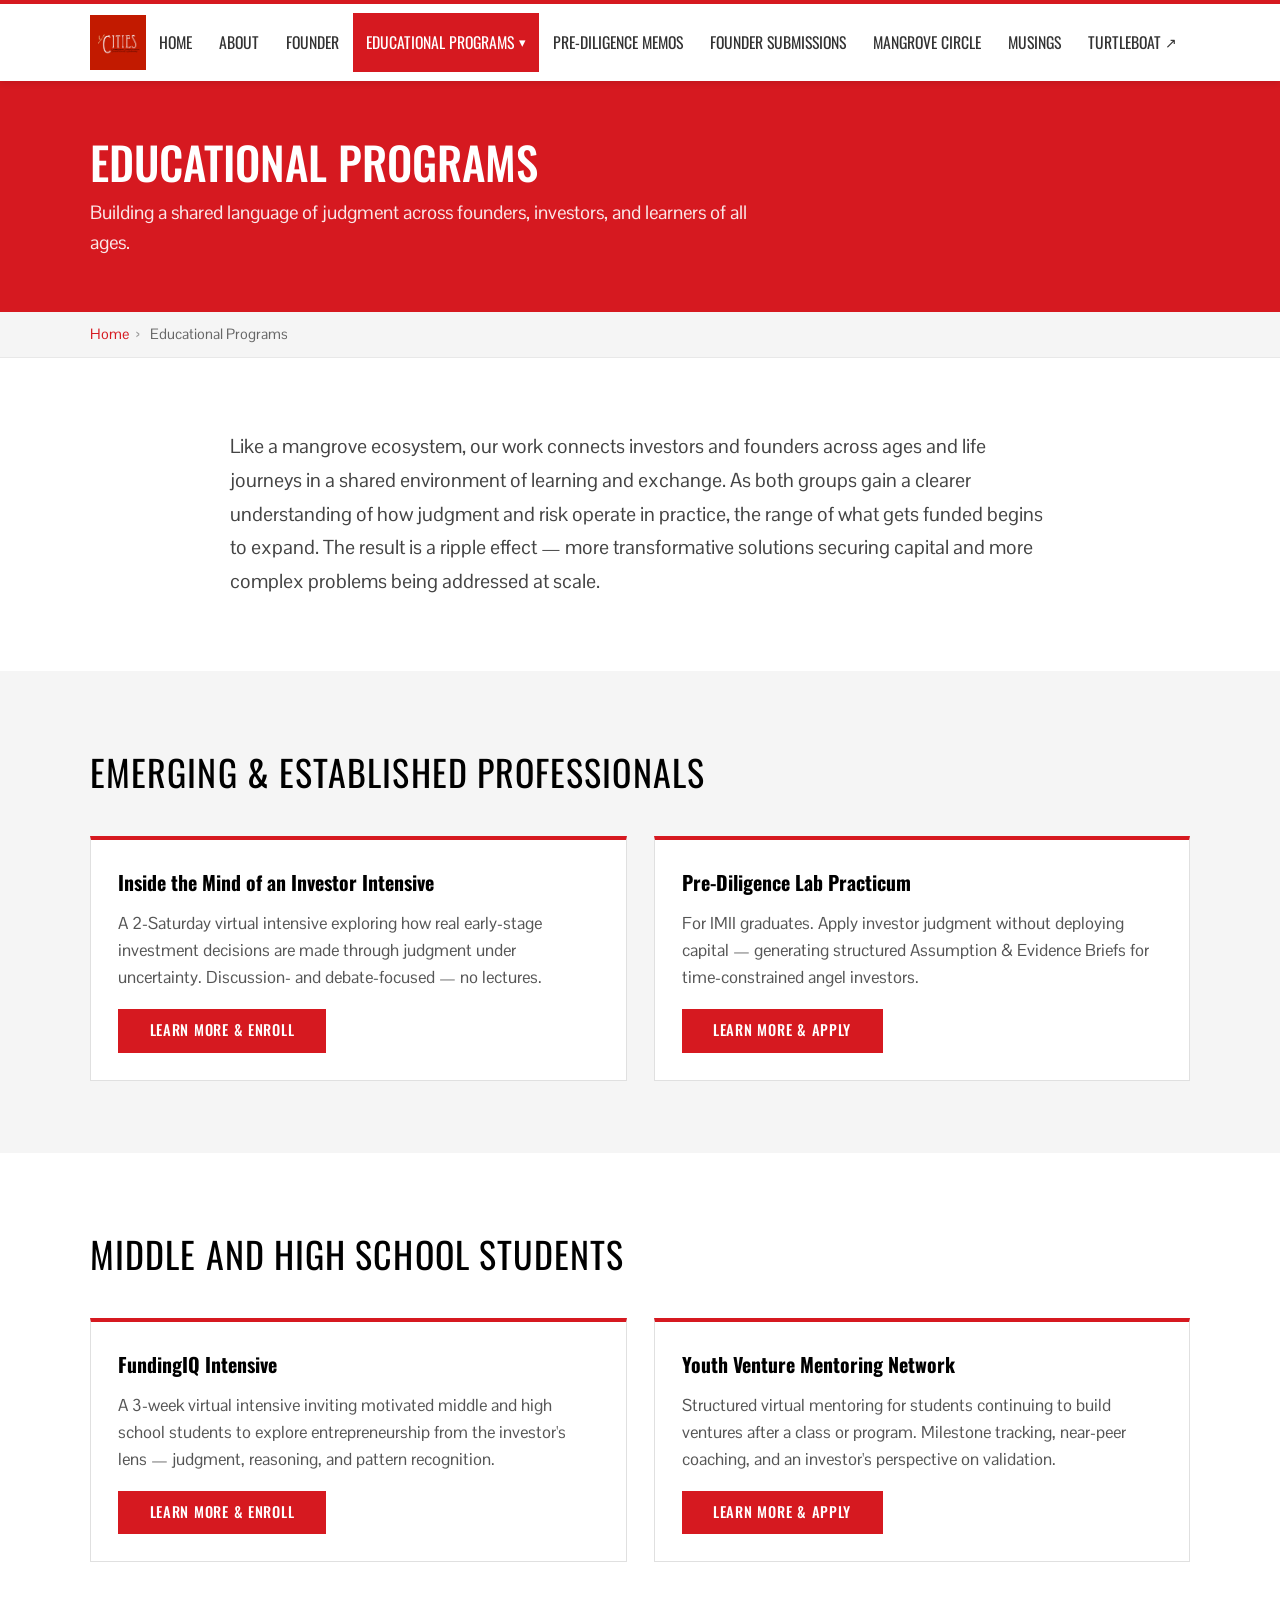
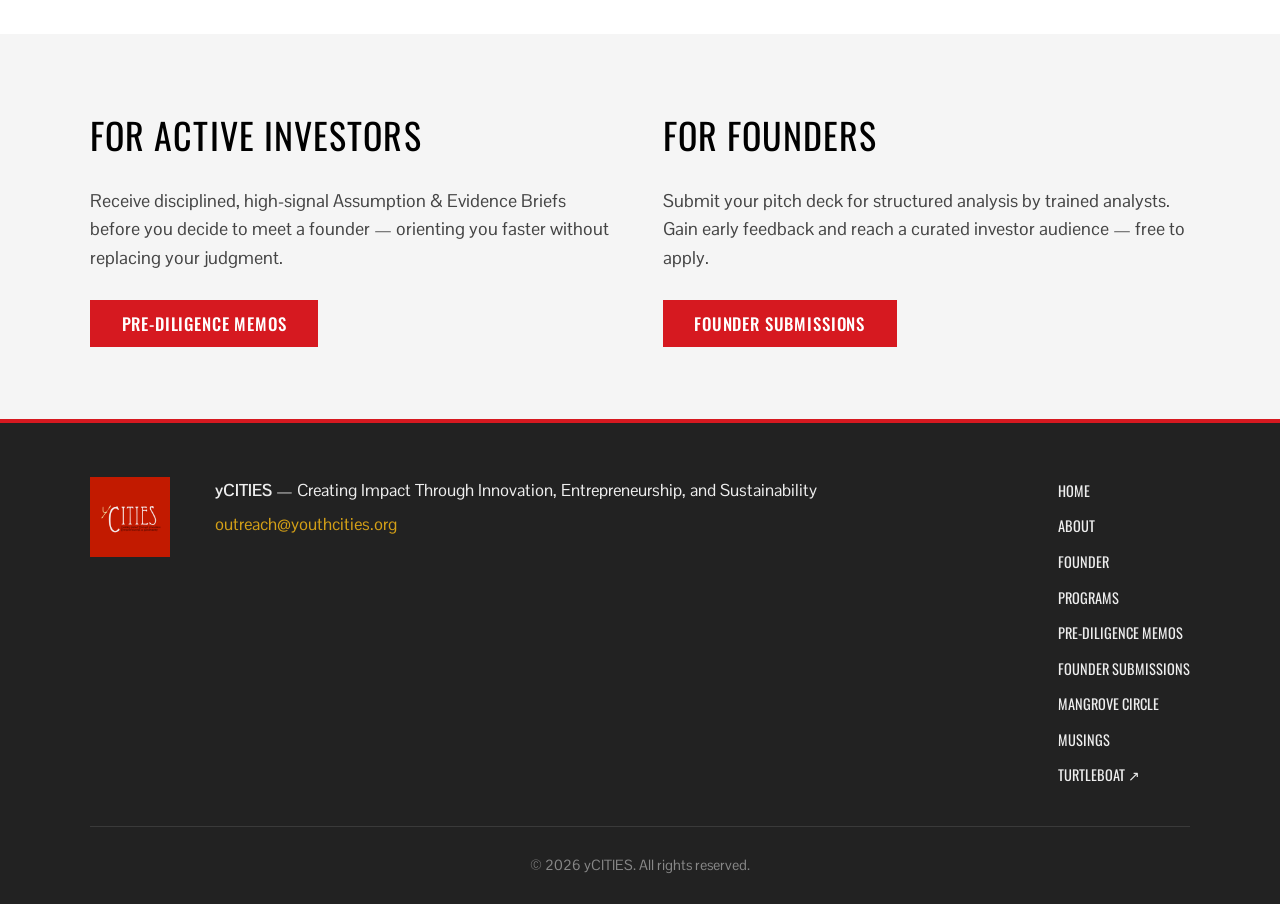
<file: programs.html>
<!DOCTYPE html>
<html lang="en">
<head>
  <meta charset="UTF-8">
  <meta name="viewport" content="width=device-width, initial-scale=1.0">
  <title>Educational Programs — yCITIES</title>
  <meta name="description" content="yCITIES educational programs for emerging professionals, established professionals, and middle and high school students — building a shared language of entrepreneurial judgment.">
  <meta property="og:title" content="Educational Programs — yCITIES">
  <meta property="og:description" content="Tiered programs connecting investors, founders, and learners across every stage of the entrepreneurial journey.">
  <meta property="og:type" content="website">
  <link rel="canonical" href="https://youthcities.org/programs.html">
  <link rel="stylesheet" href="css/style.css">
</head>
<body>

  <a href="#main-content" class="skip-link">Skip to main content</a>

  <!-- ===== HEADER ===== -->
  <header class="site-header">
    <div class="container header-inner">
      <a href="index.html" class="logo-link" aria-label="yCITIES — Return to homepage">
        <img src="images/yCITIES-logo.png" alt="yCITIES logo" class="logo">
      </a>
      <button class="nav-toggle" aria-expanded="false" aria-controls="main-nav" aria-label="Toggle navigation menu">
        <span class="hamburger" aria-hidden="true"></span>
      </button>
      <nav id="main-nav" class="main-nav" aria-label="Main navigation">
        <ul class="nav-list">
          <li><a href="index.html">Home</a></li>
          <li><a href="about.html">About</a></li>
          <li><a href="founder.html">Founder</a></li>
          <li class="has-dropdown active">
            <a href="programs.html" aria-haspopup="true" aria-expanded="false" aria-current="page">Educational Programs <span class="arrow" aria-hidden="true">▾</span></a>
            <ul class="dropdown" role="menu" aria-label="Educational Programs submenu">
              <li class="dropdown-group-label" aria-hidden="true">Emerging &amp; Established Professionals</li>
              <li role="none"><a href="imii.html" role="menuitem">Inside the Mind of an Investor Intensive</a></li>
              <li role="none"><a href="pre-diligence-lab.html" role="menuitem">Pre-Diligence Lab Practicum</a></li>
              <li class="dropdown-group-label" aria-hidden="true">Middle and High School Kids</li>
              <li role="none"><a href="fundingiq.html" role="menuitem">FundingIQ Intensive</a></li>
              <li role="none"><a href="youth-venture-mentoring.html" role="menuitem">Youth Venture Mentoring Network</a></li>
            </ul>
          </li>
          <li><a href="pre-diligence-memos.html">Pre-Diligence Memos</a></li>
          <li><a href="founder-submissions.html">Founder Submissions</a></li>
          <li><a href="mangrove-circle.html">Mangrove Circle</a></li>
          <li><a href="musings.html">Musings</a></li>
          <li><a href="https://ycities-turtleboat.vercel.app" target="_blank" rel="noopener noreferrer">Turtleboat <span class="ext-icon" aria-label="(opens in new tab)">↗</span></a></li>
        </ul>
      </nav>
    </div>
  </header>

  <!-- ===== MAIN ===== -->
  <main id="main-content">

    <!-- Page Hero -->
    <div class="page-hero">
      <div class="container">
        <h1>Educational Programs</h1>
        <p class="subtitle">Building a shared language of judgment across founders, investors, and learners of all ages.</p>
      </div>
    </div>

    <!-- Breadcrumb -->
    <div class="breadcrumb">
      <div class="container">
        <a href="index.html">Home</a><span aria-hidden="true">›</span> Educational Programs
      </div>
    </div>

    <!-- Ecosystem Intro -->
    <section class="section-white">
      <div class="container program-content">
        <p style="font-size:1.1rem; line-height:1.7;">Like a mangrove ecosystem, our work connects investors and founders across ages and life journeys in a shared environment of learning and exchange. As both groups gain a clearer understanding of how judgment and risk operate in practice, the range of what gets funded begins to expand. The result is a ripple effect — more transformative solutions securing capital and more complex problems being addressed at scale.</p>
      </div>
    </section>

    <!-- Emerging & Established Professionals -->
    <section class="section-gray">
      <div class="container">
        <h2 class="section-heading">Emerging &amp; Established Professionals</h2>
        <div class="card-grid">

          <article class="card">
            <h3>Inside the Mind of an Investor Intensive</h3>
            <p>A 2-Saturday virtual intensive exploring how real early-stage investment decisions are made through judgment under uncertainty. Discussion- and debate-focused — no lectures.</p>
            <a href="imii.html" class="btn btn-primary">Learn More &amp; Enroll</a>
          </article>

          <article class="card">
            <h3>Pre-Diligence Lab Practicum</h3>
            <p>For IMII graduates. Apply investor judgment without deploying capital — generating structured Assumption &amp; Evidence Briefs for time-constrained angel investors.</p>
            <a href="pre-diligence-lab.html" class="btn btn-primary">Learn More &amp; Apply</a>
          </article>

        </div>
      </div>
    </section>

    <!-- Middle & High School -->
    <section class="section-white">
      <div class="container">
        <h2 class="section-heading">Middle and High School Students</h2>
        <div class="card-grid">

          <article class="card">
            <h3>FundingIQ Intensive</h3>
            <p>A 3-week virtual intensive inviting motivated middle and high school students to explore entrepreneurship from the investor's lens — judgment, reasoning, and pattern recognition.</p>
            <a href="fundingiq.html" class="btn btn-primary">Learn More &amp; Enroll</a>
          </article>

          <article class="card">
            <h3>Youth Venture Mentoring Network</h3>
            <p>Structured virtual mentoring for students continuing to build ventures after a class or program. Milestone tracking, near-peer coaching, and an investor's perspective on validation.</p>
            <a href="youth-venture-mentoring.html" class="btn btn-primary">Learn More &amp; Apply</a>
          </article>

        </div>
      </div>
    </section>

    <!-- Also for Investors & Founders -->
    <section class="section-gray">
      <div class="container two-col" style="gap:2.5rem; align-items:start;">
        <div>
          <h2 class="section-heading">For Active Investors</h2>
          <p>Receive disciplined, high-signal Assumption &amp; Evidence Briefs before you decide to meet a founder — orienting you faster without replacing your judgment.</p>
          <a href="pre-diligence-memos.html" class="btn btn-primary" style="margin-top:0.5rem;">Pre-Diligence Memos</a>
        </div>
        <div>
          <h2 class="section-heading">For Founders</h2>
          <p>Submit your pitch deck for structured analysis by trained analysts. Gain early feedback and reach a curated investor audience — free to apply.</p>
          <a href="founder-submissions.html" class="btn btn-primary" style="margin-top:0.5rem;">Founder Submissions</a>
        </div>
      </div>
    </section>

  </main>

  <!-- ===== FOOTER ===== -->
  <footer class="site-footer">
    <div class="container">
      <div class="footer-inner">
        <div class="footer-logo">
          <a href="index.html" aria-label="yCITIES homepage">
            <img src="images/yCITIES-logo.png" alt="yCITIES" width="80">
          </a>
        </div>
        <div class="footer-content">
          <p><strong>yCITIES</strong> — Creating Impact Through Innovation, Entrepreneurship, and Sustainability</p>
          <p><a href="mailto:outreach@youthcities.org" class="footer-email">outreach@youthcities.org</a></p>
        </div>
        <nav class="footer-nav" aria-label="Footer navigation">
          <ul>
            <li><a href="index.html">Home</a></li>
            <li><a href="about.html">About</a></li>
            <li><a href="founder.html">Founder</a></li>
            <li><a href="programs.html">Programs</a></li>
            <li><a href="pre-diligence-memos.html">Pre-Diligence Memos</a></li>
            <li><a href="founder-submissions.html">Founder Submissions</a></li>
            <li><a href="mangrove-circle.html">Mangrove Circle</a></li>
            <li><a href="musings.html">Musings</a></li>
            <li><a href="https://ycities-turtleboat.vercel.app" target="_blank" rel="noopener noreferrer">Turtleboat ↗</a></li>
          </ul>
        </nav>
      </div>
      <p class="footer-copy">&copy; 2026 yCITIES. All rights reserved.</p>
    </div>
  </footer>

  <script src="js/main.js"></script>
</body>
</html>
</file>
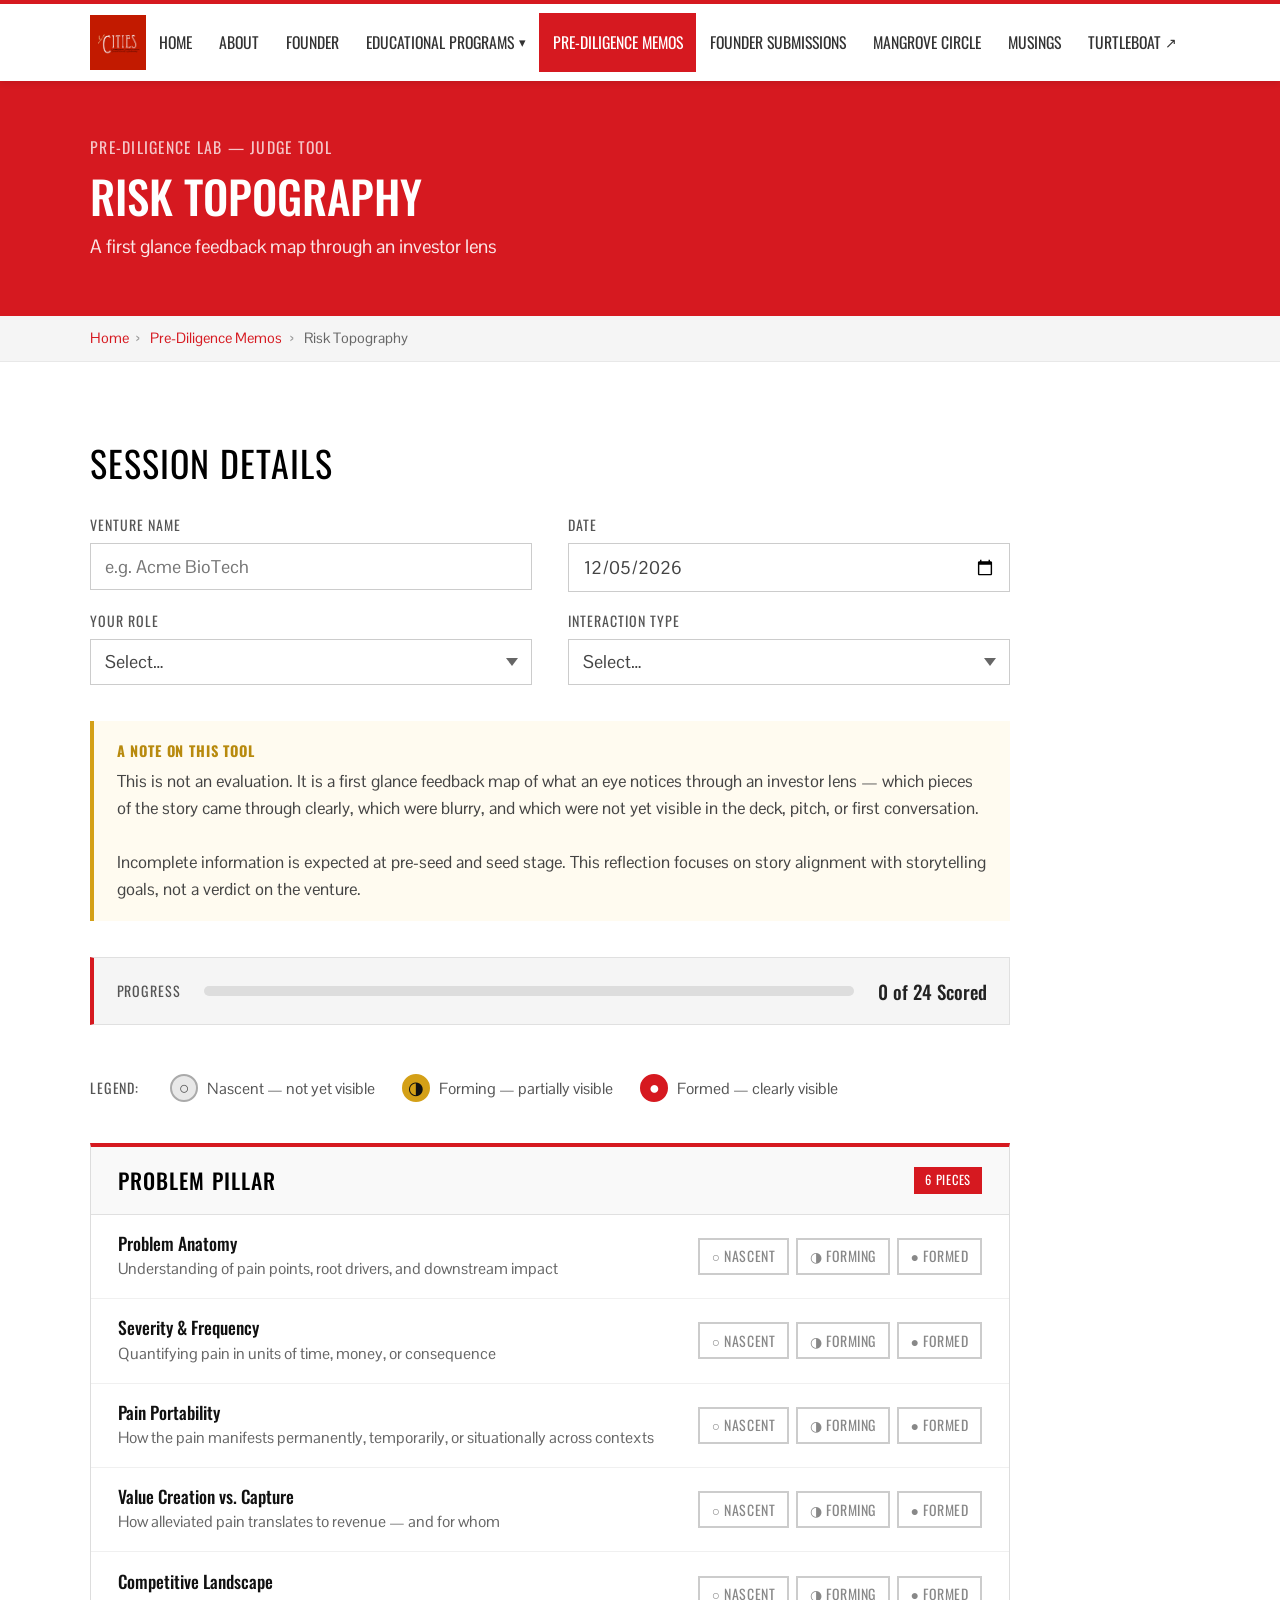
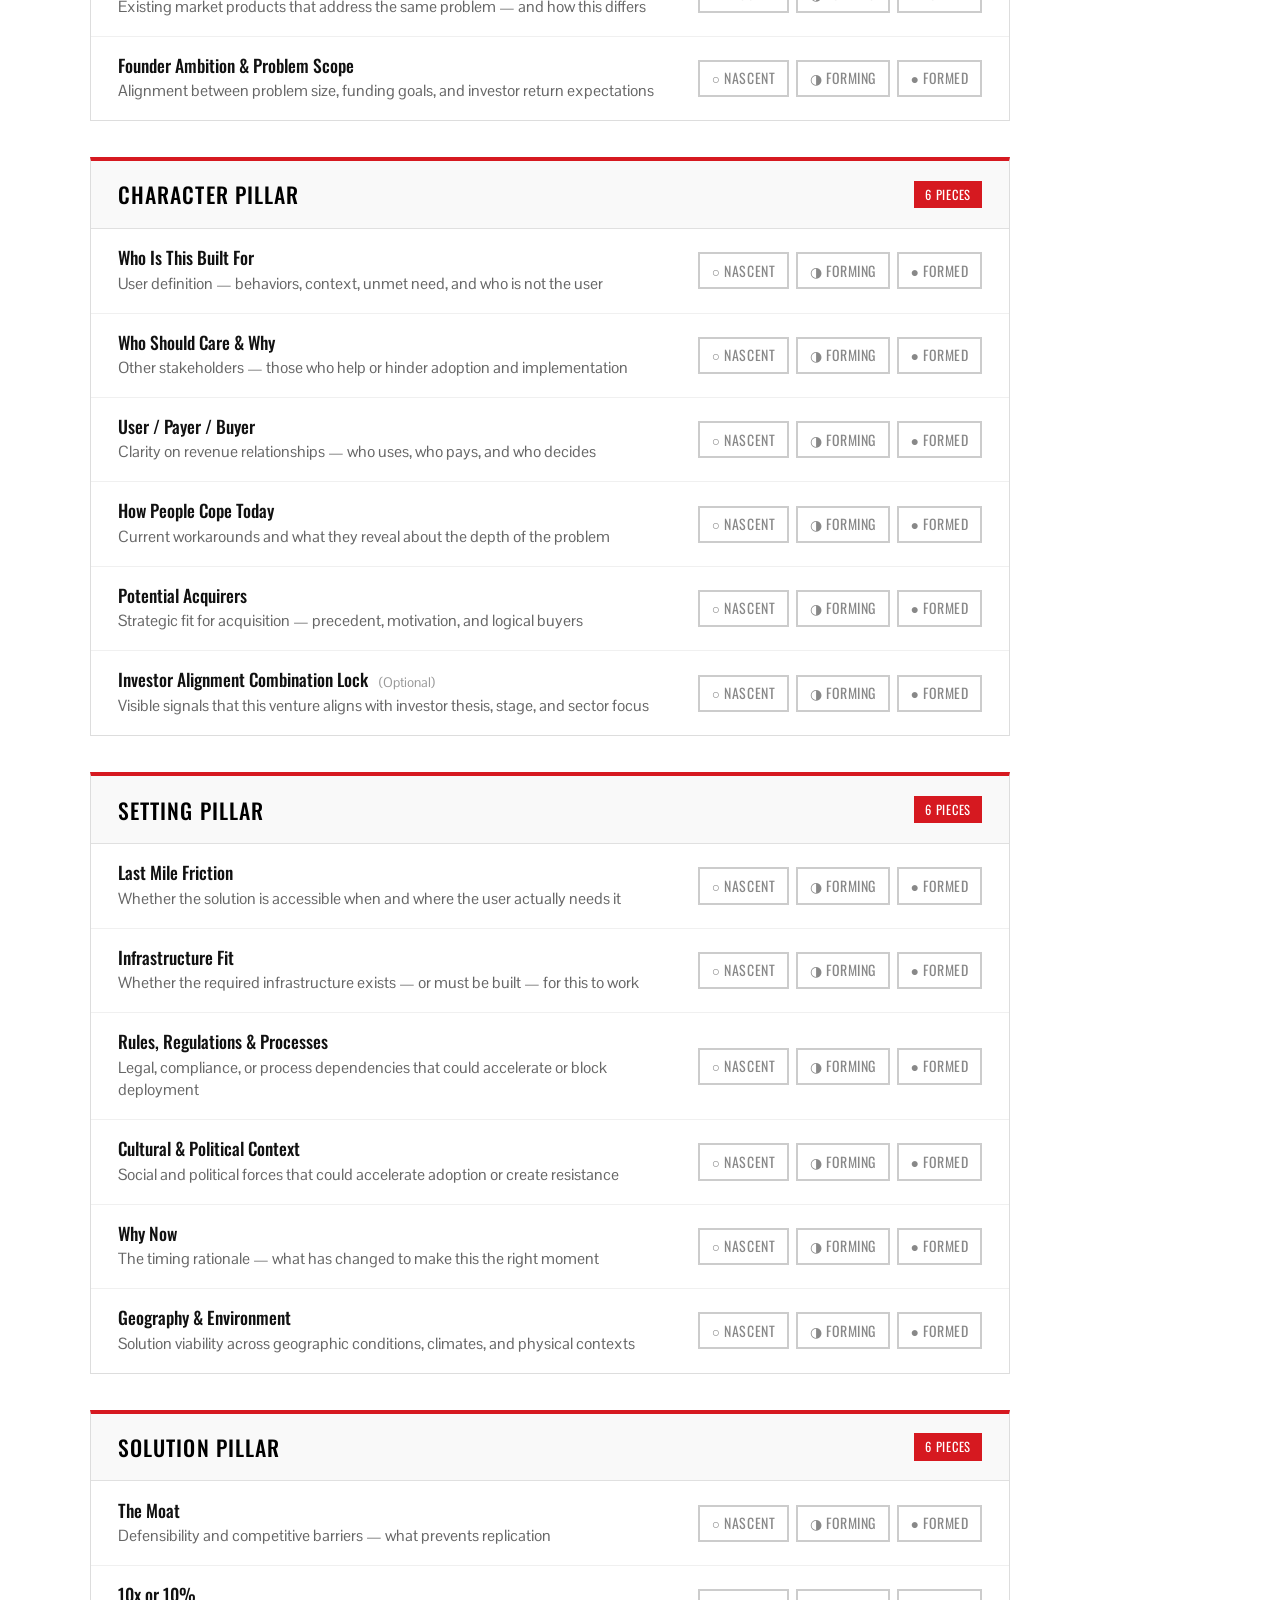
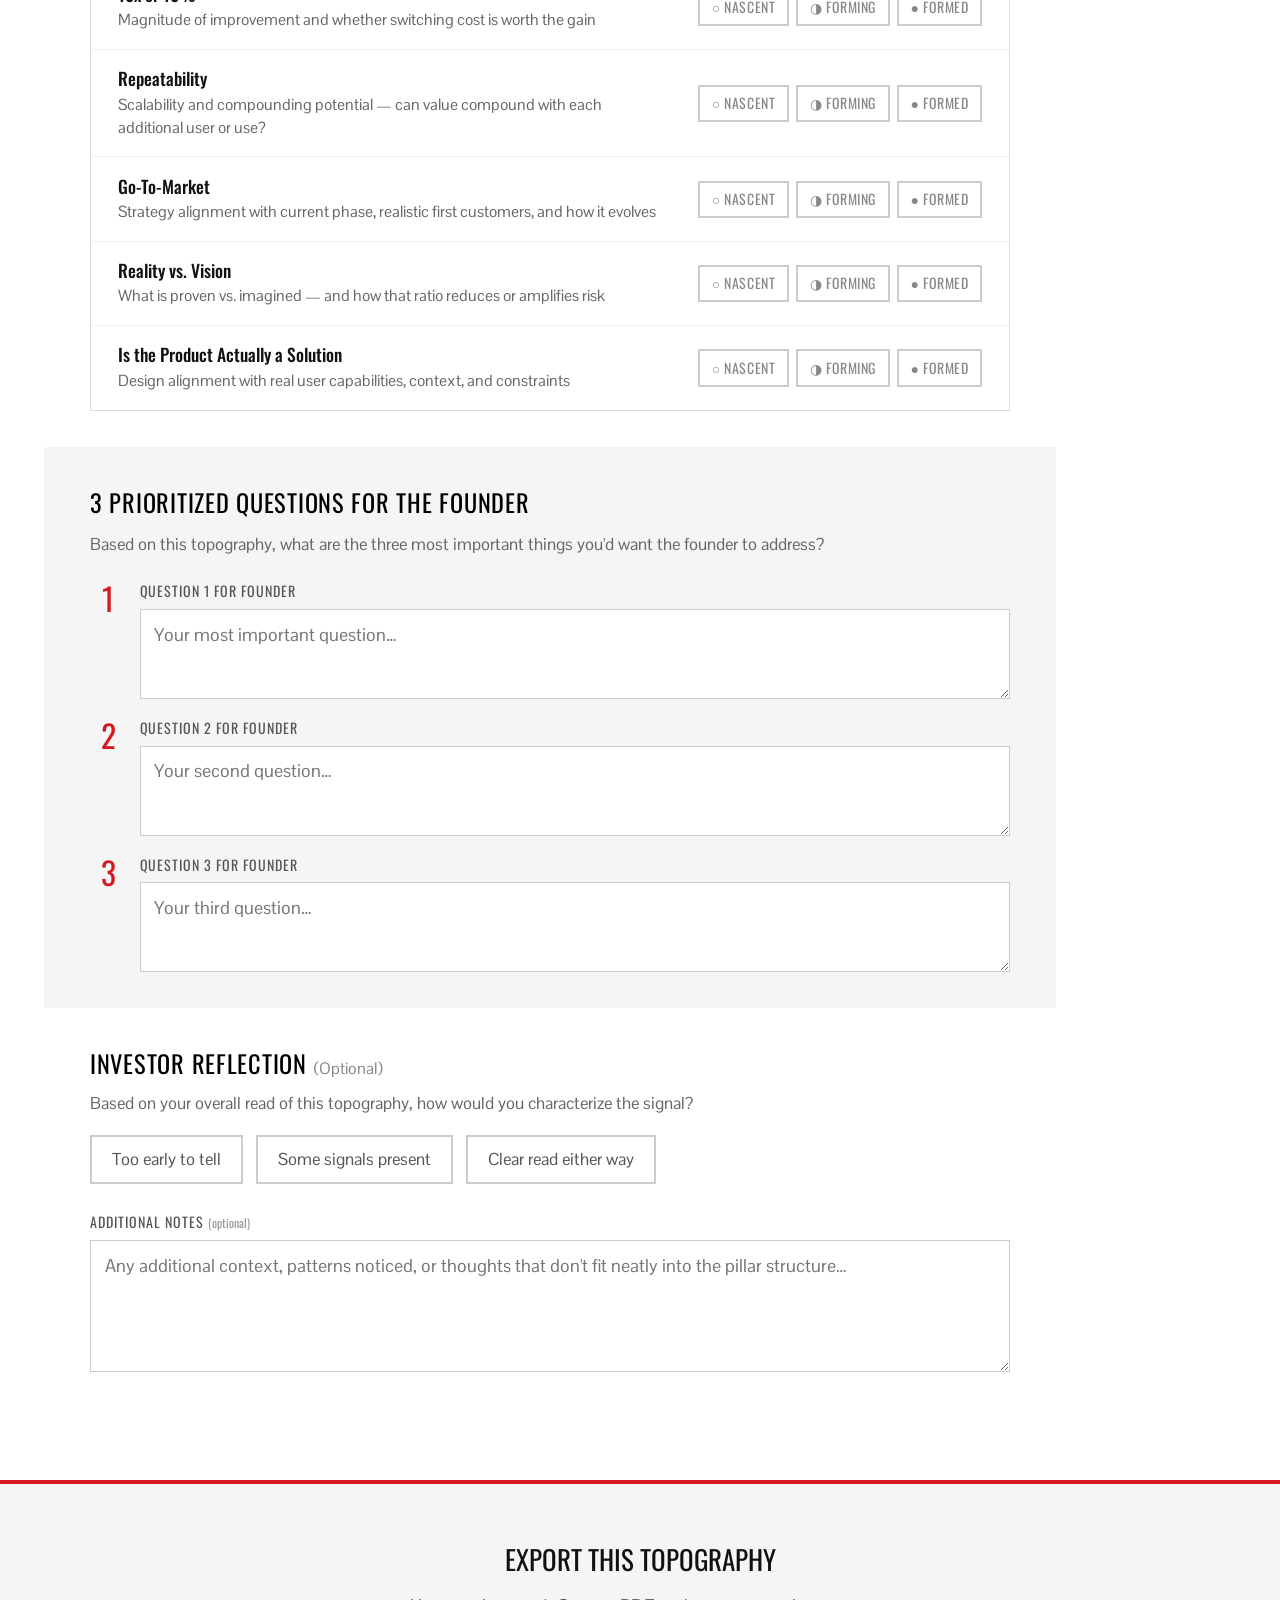
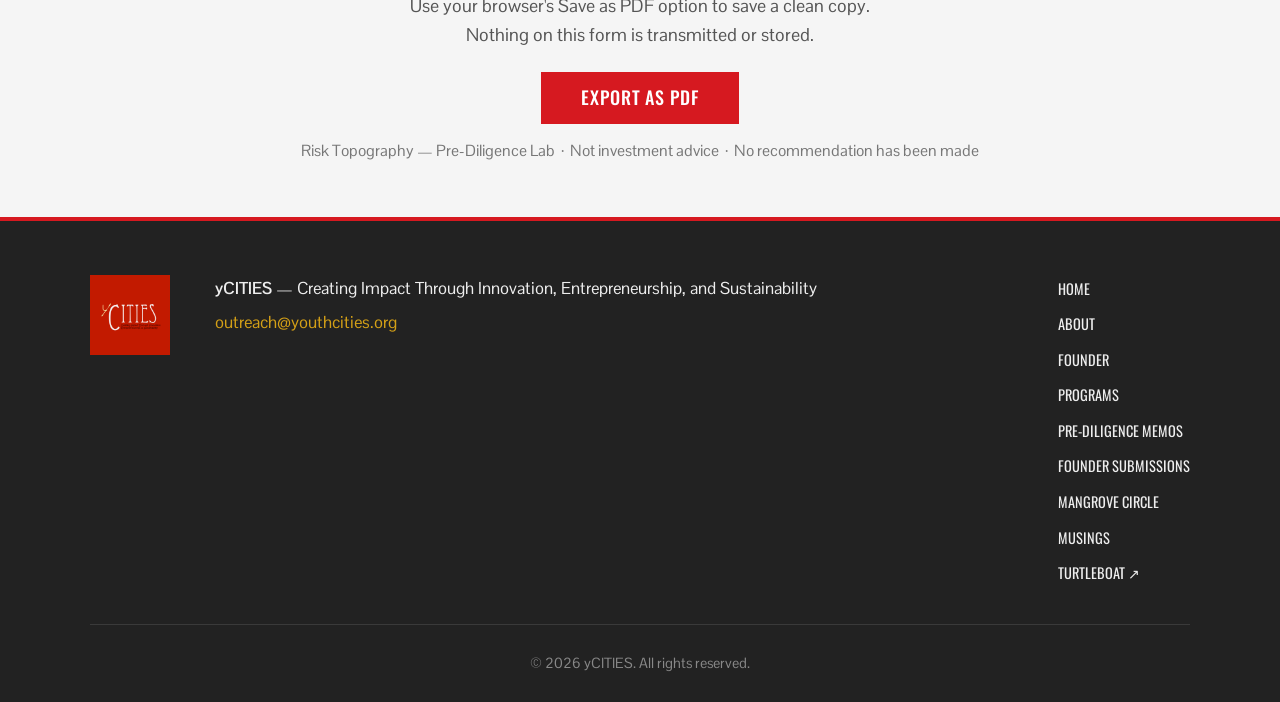
<file: risk-topography.html>
<!DOCTYPE html>
<html lang="en">
<head>
  <meta charset="UTF-8">
  <meta name="viewport" content="width=device-width, initial-scale=1.0">
  <title>Risk Topography — yCITIES Pre-Diligence Lab</title>
  <meta name="description" content="Risk Topography: A first glance feedback map through an investor lens. For use by Pre-Diligence Lab judges evaluating early-stage ventures.">
  <meta property="og:title" content="Risk Topography — yCITIES Pre-Diligence Lab">
  <meta property="og:description" content="A structured scoring tool for evaluating early-stage ventures across Problem, Character, Setting, and Solution pillars.">
  <meta property="og:type" content="website">
  <link rel="canonical" href="https://youthcities.org/risk-topography.html">
  <link rel="stylesheet" href="css/style.css">
  <style>
    /* ============================================================
       Risk Topography — Page-specific styles
       ============================================================ */

    .topo-form { max-width: 920px; }

    /* ---- Session Details ------------------------------------ */
    .session-grid {
      display: grid;
      grid-template-columns: 1fr 1fr;
      gap: 1rem 2rem;
    }

    .form-group { display: flex; flex-direction: column; }

    .form-group label {
      font-family: 'Oswald', sans-serif;
      font-size: 0.78rem;
      text-transform: uppercase;
      letter-spacing: 0.07em;
      color: #555;
      margin-bottom: 0.35rem;
    }

    .form-group input,
    .form-group select,
    .form-group textarea {
      width: 100%;
      padding: 0.6rem 0.75rem;
      border: 1px solid #ccc;
      font-family: 'Pontano Sans', Arial, sans-serif;
      font-size: 1rem;
      color: #444;
      background: #fff;
      border-radius: 0;
      appearance: none;
      -webkit-appearance: none;
    }
    .form-group select {
      background-image: url("data:image/svg+xml,%3Csvg xmlns='http://www.w3.org/2000/svg' width='12' height='8' viewBox='0 0 12 8'%3E%3Cpath fill='%23666' d='M6 8L0 0h12z'/%3E%3C/svg%3E");
      background-repeat: no-repeat;
      background-position: right 0.75rem center;
      padding-right: 2rem;
    }
    .form-group input:focus,
    .form-group select:focus,
    .form-group textarea:focus {
      outline: 3px solid #D4A017;
      outline-offset: 1px;
      border-color: #D4A017;
    }
    .form-group textarea { resize: vertical; min-height: 90px; line-height: 1.5; }

    /* ---- Progress ------------------------------------------ */
    .progress-wrap {
      display: flex;
      align-items: center;
      gap: 1.25rem;
      background: #f5f5f5;
      border: 1px solid #e0e0e0;
      border-left: 4px solid #d61920;
      padding: 1rem 1.25rem;
      margin: 2rem 0;
    }

    .progress-label {
      font-family: 'Oswald', sans-serif;
      font-size: 0.78rem;
      text-transform: uppercase;
      letter-spacing: 0.07em;
      color: #555;
      white-space: nowrap;
    }

    .progress-bar-outer {
      flex: 1;
      height: 10px;
      background: #ddd;
      border-radius: 5px;
      overflow: hidden;
    }
    .progress-bar-inner {
      height: 100%;
      background: #d61920;
      width: 0%;
      border-radius: 5px;
      transition: width 0.3s ease;
    }

    .progress-count {
      font-family: 'Oswald', sans-serif;
      font-size: 1.05rem;
      font-weight: 500;
      color: #222;
      white-space: nowrap;
      min-width: 110px;
      text-align: right;
    }

    /* ---- Score Legend -------------------------------------- */
    .score-legend {
      display: flex;
      gap: 1.5rem;
      flex-wrap: wrap;
      align-items: center;
      margin-bottom: 1.5rem;
      padding: 0.75rem 0;
    }
    .legend-item {
      display: flex;
      align-items: center;
      gap: 0.5rem;
      font-size: 0.875rem;
      color: #555;
    }
    .legend-swatch {
      display: inline-flex;
      align-items: center;
      justify-content: center;
      width: 28px;
      height: 28px;
      border-radius: 50%;
      font-size: 1rem;
      line-height: 1;
    }
    .legend-swatch.nascent { background: #e8e8e8; color: #555; border: 2px solid #aaa; }
    .legend-swatch.forming { background: #D4A017; color: #111; border: 2px solid #D4A017; }
    .legend-swatch.formed  { background: #d61920; color: #fff; border: 2px solid #d61920; }

    /* ---- Pillar Blocks ------------------------------------- */
    .pillar-block {
      border: 1px solid #ddd;
      border-top: 4px solid #d61920;
      margin-bottom: 2rem;
      background: #fff;
    }

    .pillar-header {
      background: #f9f9f9;
      border-bottom: 1px solid #e0e0e0;
      padding: 0.9rem 1.5rem;
      display: flex;
      align-items: center;
      justify-content: space-between;
      gap: 1rem;
    }

    .pillar-title {
      font-family: 'Oswald', sans-serif;
      font-size: 1.2rem;
      font-weight: 500;
      color: #000;
      text-transform: uppercase;
      letter-spacing: 0.05em;
      margin: 0;
    }

    .pillar-badge {
      font-family: 'Oswald', sans-serif;
      font-size: 0.7rem;
      text-transform: uppercase;
      letter-spacing: 0.06em;
      background: #d61920;
      color: #fff;
      padding: 0.2rem 0.6rem;
    }

    /* ---- Piece Rows ---------------------------------------- */
    .piece-row {
      display: grid;
      grid-template-columns: 1fr auto;
      gap: 1rem 2rem;
      align-items: center;
      padding: 0.95rem 1.5rem;
      border-bottom: 1px solid #f0f0f0;
    }
    .piece-row:last-child { border-bottom: none; }

    .piece-info { min-width: 0; }

    .piece-name {
      font-family: 'Oswald', sans-serif;
      font-size: 0.975rem;
      font-weight: 500;
      color: #111;
      margin: 0 0 0.2rem;
      line-height: 1.3;
    }
    .optional-tag {
      font-family: 'Pontano Sans', sans-serif;
      font-size: 0.75rem;
      font-weight: 400;
      color: #999;
      text-transform: none;
      letter-spacing: 0;
      margin-left: 0.4rem;
    }
    .piece-desc {
      font-size: 0.875rem;
      color: #666;
      margin: 0;
      line-height: 1.45;
    }

    /* ---- Score Radio Buttons ------------------------------- */
    .score-group {
      display: flex;
      gap: 0.4rem;
      flex-shrink: 0;
    }

    .score-option { position: relative; cursor: pointer; }

    .score-option input[type="radio"] {
      position: absolute;
      opacity: 0;
      width: 0;
      height: 0;
      pointer-events: none;
    }

    .score-btn {
      display: inline-flex;
      align-items: center;
      gap: 0.3rem;
      padding: 0.3rem 0.65rem;
      border: 2px solid #ccc;
      font-family: 'Oswald', sans-serif;
      font-size: 0.775rem;
      font-weight: 400;
      text-transform: uppercase;
      letter-spacing: 0.04em;
      color: #888;
      background: #fff;
      cursor: pointer;
      transition: background 0.15s, border-color 0.15s, color 0.15s;
      white-space: nowrap;
      user-select: none;
    }

    .score-option:hover .score-btn {
      border-color: #999;
      color: #444;
      background: #f5f5f5;
    }

    /* Nascent — gray */
    .score-option.opt-nascent input:checked ~ .score-btn {
      background: #6c757d;
      border-color: #6c757d;
      color: #fff;
    }
    /* Forming — gold */
    .score-option.opt-forming input:checked ~ .score-btn {
      background: #D4A017;
      border-color: #D4A017;
      color: #111;
    }
    /* Formed — red */
    .score-option.opt-formed input:checked ~ .score-btn {
      background: #d61920;
      border-color: #d61920;
      color: #fff;
    }

    .score-option input:focus-visible ~ .score-btn {
      outline: 3px solid #D4A017;
      outline-offset: 2px;
    }

    /* ---- Prioritized Questions ----------------------------- */
    .questions-list {
      display: flex;
      flex-direction: column;
      gap: 1rem;
    }
    .question-row {
      display: grid;
      grid-template-columns: 2rem 1fr;
      gap: 0.75rem;
      align-items: start;
    }
    .question-num {
      font-family: 'Oswald', sans-serif;
      font-size: 1.75rem;
      color: #d61920;
      line-height: 1.15;
      font-weight: 400;
      text-align: center;
    }

    /* ---- Investor Reflection ------------------------------- */
    .reflection-options {
      display: flex;
      gap: 0.75rem;
      flex-wrap: wrap;
      margin: 1rem 0 1.5rem;
    }

    .reflection-option { position: relative; cursor: pointer; }

    .reflection-option input[type="radio"] {
      position: absolute;
      opacity: 0;
      width: 0;
      height: 0;
      pointer-events: none;
    }

    .reflection-btn {
      display: inline-block;
      padding: 0.5rem 1.1rem;
      border: 2px solid #ccc;
      font-family: 'Pontano Sans', Arial, sans-serif;
      font-size: 0.9375rem;
      color: #555;
      background: #fff;
      cursor: pointer;
      transition: background 0.15s, border-color 0.15s, color 0.15s;
      user-select: none;
    }
    .reflection-option:hover .reflection-btn {
      border-color: #999;
      color: #333;
    }
    .reflection-option input:checked ~ .reflection-btn {
      background: #d61920;
      border-color: #d61920;
      color: #fff;
    }
    .reflection-option input:focus-visible ~ .reflection-btn {
      outline: 3px solid #D4A017;
      outline-offset: 2px;
    }

    /* ---- Export Band --------------------------------------- */
    .export-band {
      background: #f5f5f5;
      border-top: 4px solid #d61920;
      padding: 3rem 0;
      text-align: center;
    }
    .export-band h2 {
      font-family: 'Oswald', sans-serif;
      font-size: 1.5rem;
      font-weight: 400;
      text-transform: uppercase;
      color: #111;
      margin-bottom: 0.6rem;
    }
    .export-note {
      font-size: 0.875rem;
      color: #777;
      margin-top: 0.75rem;
      margin-bottom: 0;
    }

    /* ---- Responsive --------------------------------------- */
    @media (max-width: 700px) {
      .session-grid { grid-template-columns: 1fr; }

      .piece-row {
        grid-template-columns: 1fr;
        gap: 0.75rem;
      }

      .score-group { flex-wrap: wrap; }

      .progress-wrap { flex-direction: column; align-items: flex-start; gap: 0.75rem; }
      .progress-count { text-align: left; min-width: 0; }

      .pillar-header { flex-direction: column; align-items: flex-start; gap: 0.5rem; }
    }

    /* ============================================================
       Print / PDF Export Styles
       ============================================================ */
    @media print {
      .site-header,
      .site-footer,
      .breadcrumb,
      .page-hero,
      .export-band,
      .nav-toggle,
      .skip-link { display: none !important; }

      body { font-size: 11px; color: #000; }
      html { font-size: 14px; }

      section { padding: 0.75rem 0 !important; }
      .container { width: 100%; max-width: 100%; }

      .topo-form { max-width: 100%; }

      .pillar-block {
        break-inside: avoid;
        page-break-inside: avoid;
        border: 1px solid #ccc;
        border-top: 3px solid #d61920;
        margin-bottom: 1rem;
      }

      .piece-row { break-inside: avoid; page-break-inside: avoid; }

      /* Force colors to print */
      * {
        -webkit-print-color-adjust: exact !important;
        print-color-adjust: exact !important;
      }

      .score-option.opt-nascent input:checked ~ .score-btn {
        background: #6c757d !important;
        color: #fff !important;
      }
      .score-option.opt-forming input:checked ~ .score-btn {
        background: #D4A017 !important;
        color: #111 !important;
      }
      .score-option.opt-formed input:checked ~ .score-btn {
        background: #d61920 !important;
        color: #fff !important;
      }
      .reflection-option input:checked ~ .reflection-btn {
        background: #d61920 !important;
        color: #fff !important;
      }

      .progress-bar-inner {
        background: #d61920 !important;
      }

      /* Print header to replace site header */
      .print-header {
        display: block !important;
        border-bottom: 2px solid #d61920;
        padding-bottom: 0.75rem;
        margin-bottom: 1rem;
      }
      .print-header h1 {
        font-family: 'Oswald', sans-serif;
        font-size: 1.4rem;
        color: #d61920;
        text-transform: uppercase;
        margin: 0 0 0.2rem;
      }
      .print-header p {
        font-size: 0.85rem;
        color: #555;
        margin: 0;
      }

      .print-footer {
        display: block !important;
        border-top: 1px solid #ccc;
        margin-top: 1rem;
        padding-top: 0.5rem;
        font-size: 0.75rem;
        color: #888;
        text-align: center;
      }
    }

    /* Hidden by default; shown only in print */
    .print-header,
    .print-footer { display: none; }
  </style>
</head>
<body>

  <a href="#main-content" class="skip-link">Skip to main content</a>

  <!-- ===== HEADER ===== -->
  <header class="site-header">
    <div class="container header-inner">
      <a href="index.html" class="logo-link" aria-label="yCITIES — Return to homepage">
        <img src="images/yCITIES-logo.png" alt="yCITIES logo" class="logo">
      </a>
      <button class="nav-toggle" aria-expanded="false" aria-controls="main-nav" aria-label="Toggle navigation menu">
        <span class="hamburger" aria-hidden="true"></span>
      </button>
      <nav id="main-nav" class="main-nav" aria-label="Main navigation">
        <ul class="nav-list">
          <li><a href="index.html">Home</a></li>
          <li><a href="about.html">About</a></li>
          <li><a href="founder.html">Founder</a></li>
          <li class="has-dropdown">
            <a href="programs.html" aria-haspopup="true" aria-expanded="false">Educational Programs <span class="arrow" aria-hidden="true">▾</span></a>
            <ul class="dropdown" role="menu" aria-label="Educational Programs submenu">
              <li class="dropdown-group-label" aria-hidden="true">Emerging &amp; Established Professionals</li>
              <li role="none"><a href="imii.html" role="menuitem">Inside the Mind of an Investor Intensive</a></li>
              <li role="none"><a href="pre-diligence-lab.html" role="menuitem">Pre-Diligence Lab Practicum</a></li>
              <li class="dropdown-group-label" aria-hidden="true">Middle and High School Kids</li>
              <li role="none"><a href="fundingiq.html" role="menuitem">FundingIQ Intensive</a></li>
              <li role="none"><a href="youth-venture-mentoring.html" role="menuitem">Youth Venture Mentoring Network</a></li>
            </ul>
          </li>
          <li class="active"><a href="pre-diligence-memos.html" aria-current="page">Pre-Diligence Memos</a></li>
          <li><a href="founder-submissions.html">Founder Submissions</a></li>
          <li><a href="mangrove-circle.html">Mangrove Circle</a></li>
          <li><a href="musings.html">Musings</a></li>
          <li><a href="https://ycities-turtleboat.vercel.app" target="_blank" rel="noopener noreferrer">Turtleboat <span class="ext-icon" aria-label="(opens in new tab)">↗</span></a></li>
        </ul>
      </nav>
    </div>
  </header>

  <!-- ===== MAIN ===== -->
  <main id="main-content">

    <!-- Page Hero -->
    <div class="page-hero">
      <div class="container">
        <p style="font-family:'Oswald',sans-serif; font-size:0.875rem; text-transform:uppercase; letter-spacing:0.08em; color:rgba(255,255,255,0.75); margin-bottom:0.5rem;">Pre-Diligence Lab — Judge Tool</p>
        <h1>Risk Topography</h1>
        <p class="subtitle">A first glance feedback map through an investor lens</p>
      </div>
    </div>

    <!-- Breadcrumb -->
    <div class="breadcrumb">
      <div class="container">
        <a href="index.html">Home</a><span aria-hidden="true">›</span>
        <a href="pre-diligence-memos.html">Pre-Diligence Memos</a><span aria-hidden="true">›</span>
        Risk Topography
      </div>
    </div>

    <!-- ===== FORM ===== -->
    <section class="section-white">
      <div class="container">

        <!-- Print-only header (hidden on screen) -->
        <div class="print-header" aria-hidden="true">
          <h1>Risk Topography</h1>
          <p>yCITIES Pre-Diligence Lab &mdash; A first glance feedback map through an investor lens</p>
        </div>

        <form id="topoForm" class="topo-form" novalidate aria-label="Risk Topography scoring form">

          <!-- ---- Session Details ---- -->
          <h2 class="section-heading" style="margin-bottom:1.25rem;">Session Details</h2>
          <div class="session-grid" style="margin-bottom:2rem;">
            <div class="form-group">
              <label for="ventureName">Venture Name</label>
              <input type="text" id="ventureName" name="venture_name" placeholder="e.g. Acme BioTech" autocomplete="off">
            </div>
            <div class="form-group">
              <label for="sessionDate">Date</label>
              <input type="date" id="sessionDate" name="session_date">
            </div>
            <div class="form-group">
              <label for="yourRole">Your Role</label>
              <select id="yourRole" name="your_role">
                <option value="" disabled selected>Select&hellip;</option>
                <option value="investor_analyst">Investor / Analyst</option>
                <option value="mentor">Mentor</option>
                <option value="founder_self">Founder Self-Assessment</option>
              </select>
            </div>
            <div class="form-group">
              <label for="interactionType">Interaction Type</label>
              <select id="interactionType" name="interaction_type">
                <option value="" disabled selected>Select&hellip;</option>
                <option value="pitch_deck">Pitch Deck</option>
                <option value="live_pitch">Live Pitch</option>
                <option value="first_conversation">First Conversation</option>
                <option value="demo_day">Demo Day</option>
              </select>
            </div>
          </div>

          <!-- ---- Founder's Note ---- -->
          <div class="note-box" style="margin-bottom:2rem;">
            <strong>A Note on This Tool</strong>
            This is not an evaluation. It is a first glance feedback map of what an eye notices through an investor lens — which pieces of the story came through clearly, which were blurry, and which were not yet visible in the deck, pitch, or first conversation.
            <br><br>
            Incomplete information is expected at pre-seed and seed stage. This reflection focuses on story alignment with storytelling goals, not a verdict on the venture.
          </div>

          <!-- ---- Progress ---- -->
          <div class="progress-wrap" role="status" aria-live="polite" aria-atomic="true">
            <span class="progress-label">Progress</span>
            <div class="progress-bar-outer" aria-hidden="true">
              <div class="progress-bar-inner" id="progressBar"></div>
            </div>
            <span class="progress-count" id="progressCount">0 of 24 Scored</span>
          </div>

          <!-- ---- Score Legend ---- -->
          <div class="score-legend" aria-label="Scoring legend">
            <span style="font-family:'Oswald',sans-serif; font-size:0.78rem; text-transform:uppercase; letter-spacing:0.06em; color:#555; margin-right:0.25rem;">Legend:</span>
            <span class="legend-item">
              <span class="legend-swatch nascent" aria-hidden="true">○</span>
              Nascent — not yet visible
            </span>
            <span class="legend-item">
              <span class="legend-swatch forming" aria-hidden="true">◑</span>
              Forming — partially visible
            </span>
            <span class="legend-item">
              <span class="legend-swatch formed" aria-hidden="true">●</span>
              Formed — clearly visible
            </span>
          </div>

          <!-- ================================================================
               PILLAR 1 — PROBLEM
               ================================================================ -->
          <div class="pillar-block" aria-labelledby="pillar-problem-title">
            <div class="pillar-header">
              <h3 class="pillar-title" id="pillar-problem-title">Problem Pillar</h3>
              <span class="pillar-badge" aria-label="6 pieces">6 Pieces</span>
            </div>

            <!-- P1.1 Problem Anatomy -->
            <div class="piece-row">
              <div class="piece-info">
                <h4 class="piece-name">Problem Anatomy</h4>
                <p class="piece-desc">Understanding of pain points, root drivers, and downstream impact</p>
              </div>
              <div class="score-group" role="group" aria-label="Score for Problem Anatomy">
                <label class="score-option opt-nascent">
                  <input type="radio" name="p1_anatomy" value="nascent" aria-label="Nascent">
                  <span class="score-btn">○ Nascent</span>
                </label>
                <label class="score-option opt-forming">
                  <input type="radio" name="p1_anatomy" value="forming" aria-label="Forming">
                  <span class="score-btn">◑ Forming</span>
                </label>
                <label class="score-option opt-formed">
                  <input type="radio" name="p1_anatomy" value="formed" aria-label="Formed">
                  <span class="score-btn">● Formed</span>
                </label>
              </div>
            </div>

            <!-- P1.2 Severity & Frequency -->
            <div class="piece-row">
              <div class="piece-info">
                <h4 class="piece-name">Severity &amp; Frequency</h4>
                <p class="piece-desc">Quantifying pain in units of time, money, or consequence</p>
              </div>
              <div class="score-group" role="group" aria-label="Score for Severity and Frequency">
                <label class="score-option opt-nascent">
                  <input type="radio" name="p1_severity" value="nascent" aria-label="Nascent">
                  <span class="score-btn">○ Nascent</span>
                </label>
                <label class="score-option opt-forming">
                  <input type="radio" name="p1_severity" value="forming" aria-label="Forming">
                  <span class="score-btn">◑ Forming</span>
                </label>
                <label class="score-option opt-formed">
                  <input type="radio" name="p1_severity" value="formed" aria-label="Formed">
                  <span class="score-btn">● Formed</span>
                </label>
              </div>
            </div>

            <!-- P1.3 Pain Portability -->
            <div class="piece-row">
              <div class="piece-info">
                <h4 class="piece-name">Pain Portability</h4>
                <p class="piece-desc">How the pain manifests permanently, temporarily, or situationally across contexts</p>
              </div>
              <div class="score-group" role="group" aria-label="Score for Pain Portability">
                <label class="score-option opt-nascent">
                  <input type="radio" name="p1_portability" value="nascent" aria-label="Nascent">
                  <span class="score-btn">○ Nascent</span>
                </label>
                <label class="score-option opt-forming">
                  <input type="radio" name="p1_portability" value="forming" aria-label="Forming">
                  <span class="score-btn">◑ Forming</span>
                </label>
                <label class="score-option opt-formed">
                  <input type="radio" name="p1_portability" value="formed" aria-label="Formed">
                  <span class="score-btn">● Formed</span>
                </label>
              </div>
            </div>

            <!-- P1.4 Value Creation vs. Capture -->
            <div class="piece-row">
              <div class="piece-info">
                <h4 class="piece-name">Value Creation vs. Capture</h4>
                <p class="piece-desc">How alleviated pain translates to revenue — and for whom</p>
              </div>
              <div class="score-group" role="group" aria-label="Score for Value Creation vs Capture">
                <label class="score-option opt-nascent">
                  <input type="radio" name="p1_value" value="nascent" aria-label="Nascent">
                  <span class="score-btn">○ Nascent</span>
                </label>
                <label class="score-option opt-forming">
                  <input type="radio" name="p1_value" value="forming" aria-label="Forming">
                  <span class="score-btn">◑ Forming</span>
                </label>
                <label class="score-option opt-formed">
                  <input type="radio" name="p1_value" value="formed" aria-label="Formed">
                  <span class="score-btn">● Formed</span>
                </label>
              </div>
            </div>

            <!-- P1.5 Competitive Landscape -->
            <div class="piece-row">
              <div class="piece-info">
                <h4 class="piece-name">Competitive Landscape</h4>
                <p class="piece-desc">Existing market products that address the same problem — and how this differs</p>
              </div>
              <div class="score-group" role="group" aria-label="Score for Competitive Landscape">
                <label class="score-option opt-nascent">
                  <input type="radio" name="p1_competitive" value="nascent" aria-label="Nascent">
                  <span class="score-btn">○ Nascent</span>
                </label>
                <label class="score-option opt-forming">
                  <input type="radio" name="p1_competitive" value="forming" aria-label="Forming">
                  <span class="score-btn">◑ Forming</span>
                </label>
                <label class="score-option opt-formed">
                  <input type="radio" name="p1_competitive" value="formed" aria-label="Formed">
                  <span class="score-btn">● Formed</span>
                </label>
              </div>
            </div>

            <!-- P1.6 Founder Ambition & Problem Scope -->
            <div class="piece-row">
              <div class="piece-info">
                <h4 class="piece-name">Founder Ambition &amp; Problem Scope</h4>
                <p class="piece-desc">Alignment between problem size, funding goals, and investor return expectations</p>
              </div>
              <div class="score-group" role="group" aria-label="Score for Founder Ambition and Problem Scope">
                <label class="score-option opt-nascent">
                  <input type="radio" name="p1_ambition" value="nascent" aria-label="Nascent">
                  <span class="score-btn">○ Nascent</span>
                </label>
                <label class="score-option opt-forming">
                  <input type="radio" name="p1_ambition" value="forming" aria-label="Forming">
                  <span class="score-btn">◑ Forming</span>
                </label>
                <label class="score-option opt-formed">
                  <input type="radio" name="p1_ambition" value="formed" aria-label="Formed">
                  <span class="score-btn">● Formed</span>
                </label>
              </div>
            </div>

          </div><!-- /pillar-block problem -->


          <!-- ================================================================
               PILLAR 2 — CHARACTER
               ================================================================ -->
          <div class="pillar-block" aria-labelledby="pillar-character-title">
            <div class="pillar-header">
              <h3 class="pillar-title" id="pillar-character-title">Character Pillar</h3>
              <span class="pillar-badge" aria-label="6 pieces">6 Pieces</span>
            </div>

            <!-- P2.1 Who Is This Built For -->
            <div class="piece-row">
              <div class="piece-info">
                <h4 class="piece-name">Who Is This Built For</h4>
                <p class="piece-desc">User definition — behaviors, context, unmet need, and who is not the user</p>
              </div>
              <div class="score-group" role="group" aria-label="Score for Who Is This Built For">
                <label class="score-option opt-nascent">
                  <input type="radio" name="p2_who_for" value="nascent" aria-label="Nascent">
                  <span class="score-btn">○ Nascent</span>
                </label>
                <label class="score-option opt-forming">
                  <input type="radio" name="p2_who_for" value="forming" aria-label="Forming">
                  <span class="score-btn">◑ Forming</span>
                </label>
                <label class="score-option opt-formed">
                  <input type="radio" name="p2_who_for" value="formed" aria-label="Formed">
                  <span class="score-btn">● Formed</span>
                </label>
              </div>
            </div>

            <!-- P2.2 Who Should Care & Why -->
            <div class="piece-row">
              <div class="piece-info">
                <h4 class="piece-name">Who Should Care &amp; Why</h4>
                <p class="piece-desc">Other stakeholders — those who help or hinder adoption and implementation</p>
              </div>
              <div class="score-group" role="group" aria-label="Score for Who Should Care and Why">
                <label class="score-option opt-nascent">
                  <input type="radio" name="p2_who_cares" value="nascent" aria-label="Nascent">
                  <span class="score-btn">○ Nascent</span>
                </label>
                <label class="score-option opt-forming">
                  <input type="radio" name="p2_who_cares" value="forming" aria-label="Forming">
                  <span class="score-btn">◑ Forming</span>
                </label>
                <label class="score-option opt-formed">
                  <input type="radio" name="p2_who_cares" value="formed" aria-label="Formed">
                  <span class="score-btn">● Formed</span>
                </label>
              </div>
            </div>

            <!-- P2.3 User / Payer / Buyer -->
            <div class="piece-row">
              <div class="piece-info">
                <h4 class="piece-name">User / Payer / Buyer</h4>
                <p class="piece-desc">Clarity on revenue relationships — who uses, who pays, and who decides</p>
              </div>
              <div class="score-group" role="group" aria-label="Score for User Payer Buyer">
                <label class="score-option opt-nascent">
                  <input type="radio" name="p2_payer" value="nascent" aria-label="Nascent">
                  <span class="score-btn">○ Nascent</span>
                </label>
                <label class="score-option opt-forming">
                  <input type="radio" name="p2_payer" value="forming" aria-label="Forming">
                  <span class="score-btn">◑ Forming</span>
                </label>
                <label class="score-option opt-formed">
                  <input type="radio" name="p2_payer" value="formed" aria-label="Formed">
                  <span class="score-btn">● Formed</span>
                </label>
              </div>
            </div>

            <!-- P2.4 How People Cope Today -->
            <div class="piece-row">
              <div class="piece-info">
                <h4 class="piece-name">How People Cope Today</h4>
                <p class="piece-desc">Current workarounds and what they reveal about the depth of the problem</p>
              </div>
              <div class="score-group" role="group" aria-label="Score for How People Cope Today">
                <label class="score-option opt-nascent">
                  <input type="radio" name="p2_cope" value="nascent" aria-label="Nascent">
                  <span class="score-btn">○ Nascent</span>
                </label>
                <label class="score-option opt-forming">
                  <input type="radio" name="p2_cope" value="forming" aria-label="Forming">
                  <span class="score-btn">◑ Forming</span>
                </label>
                <label class="score-option opt-formed">
                  <input type="radio" name="p2_cope" value="formed" aria-label="Formed">
                  <span class="score-btn">● Formed</span>
                </label>
              </div>
            </div>

            <!-- P2.5 Potential Acquirers -->
            <div class="piece-row">
              <div class="piece-info">
                <h4 class="piece-name">Potential Acquirers</h4>
                <p class="piece-desc">Strategic fit for acquisition — precedent, motivation, and logical buyers</p>
              </div>
              <div class="score-group" role="group" aria-label="Score for Potential Acquirers">
                <label class="score-option opt-nascent">
                  <input type="radio" name="p2_acquirers" value="nascent" aria-label="Nascent">
                  <span class="score-btn">○ Nascent</span>
                </label>
                <label class="score-option opt-forming">
                  <input type="radio" name="p2_acquirers" value="forming" aria-label="Forming">
                  <span class="score-btn">◑ Forming</span>
                </label>
                <label class="score-option opt-formed">
                  <input type="radio" name="p2_acquirers" value="formed" aria-label="Formed">
                  <span class="score-btn">● Formed</span>
                </label>
              </div>
            </div>

            <!-- P2.6 Investor Alignment Combination Lock (Optional) -->
            <div class="piece-row">
              <div class="piece-info">
                <h4 class="piece-name">Investor Alignment Combination Lock <span class="optional-tag">(Optional)</span></h4>
                <p class="piece-desc">Visible signals that this venture aligns with investor thesis, stage, and sector focus</p>
              </div>
              <div class="score-group" role="group" aria-label="Score for Investor Alignment Combination Lock, optional">
                <label class="score-option opt-nascent">
                  <input type="radio" name="p2_alignment" value="nascent" aria-label="Nascent">
                  <span class="score-btn">○ Nascent</span>
                </label>
                <label class="score-option opt-forming">
                  <input type="radio" name="p2_alignment" value="forming" aria-label="Forming">
                  <span class="score-btn">◑ Forming</span>
                </label>
                <label class="score-option opt-formed">
                  <input type="radio" name="p2_alignment" value="formed" aria-label="Formed">
                  <span class="score-btn">● Formed</span>
                </label>
              </div>
            </div>

          </div><!-- /pillar-block character -->


          <!-- ================================================================
               PILLAR 3 — SETTING
               ================================================================ -->
          <div class="pillar-block" aria-labelledby="pillar-setting-title">
            <div class="pillar-header">
              <h3 class="pillar-title" id="pillar-setting-title">Setting Pillar</h3>
              <span class="pillar-badge" aria-label="6 pieces">6 Pieces</span>
            </div>

            <!-- P3.1 Last Mile Friction -->
            <div class="piece-row">
              <div class="piece-info">
                <h4 class="piece-name">Last Mile Friction</h4>
                <p class="piece-desc">Whether the solution is accessible when and where the user actually needs it</p>
              </div>
              <div class="score-group" role="group" aria-label="Score for Last Mile Friction">
                <label class="score-option opt-nascent">
                  <input type="radio" name="p3_lastmile" value="nascent" aria-label="Nascent">
                  <span class="score-btn">○ Nascent</span>
                </label>
                <label class="score-option opt-forming">
                  <input type="radio" name="p3_lastmile" value="forming" aria-label="Forming">
                  <span class="score-btn">◑ Forming</span>
                </label>
                <label class="score-option opt-formed">
                  <input type="radio" name="p3_lastmile" value="formed" aria-label="Formed">
                  <span class="score-btn">● Formed</span>
                </label>
              </div>
            </div>

            <!-- P3.2 Infrastructure Fit -->
            <div class="piece-row">
              <div class="piece-info">
                <h4 class="piece-name">Infrastructure Fit</h4>
                <p class="piece-desc">Whether the required infrastructure exists — or must be built — for this to work</p>
              </div>
              <div class="score-group" role="group" aria-label="Score for Infrastructure Fit">
                <label class="score-option opt-nascent">
                  <input type="radio" name="p3_infra" value="nascent" aria-label="Nascent">
                  <span class="score-btn">○ Nascent</span>
                </label>
                <label class="score-option opt-forming">
                  <input type="radio" name="p3_infra" value="forming" aria-label="Forming">
                  <span class="score-btn">◑ Forming</span>
                </label>
                <label class="score-option opt-formed">
                  <input type="radio" name="p3_infra" value="formed" aria-label="Formed">
                  <span class="score-btn">● Formed</span>
                </label>
              </div>
            </div>

            <!-- P3.3 Rules, Regulations & Processes -->
            <div class="piece-row">
              <div class="piece-info">
                <h4 class="piece-name">Rules, Regulations &amp; Processes</h4>
                <p class="piece-desc">Legal, compliance, or process dependencies that could accelerate or block deployment</p>
              </div>
              <div class="score-group" role="group" aria-label="Score for Rules Regulations and Processes">
                <label class="score-option opt-nascent">
                  <input type="radio" name="p3_regs" value="nascent" aria-label="Nascent">
                  <span class="score-btn">○ Nascent</span>
                </label>
                <label class="score-option opt-forming">
                  <input type="radio" name="p3_regs" value="forming" aria-label="Forming">
                  <span class="score-btn">◑ Forming</span>
                </label>
                <label class="score-option opt-formed">
                  <input type="radio" name="p3_regs" value="formed" aria-label="Formed">
                  <span class="score-btn">● Formed</span>
                </label>
              </div>
            </div>

            <!-- P3.4 Cultural & Political Context -->
            <div class="piece-row">
              <div class="piece-info">
                <h4 class="piece-name">Cultural &amp; Political Context</h4>
                <p class="piece-desc">Social and political forces that could accelerate adoption or create resistance</p>
              </div>
              <div class="score-group" role="group" aria-label="Score for Cultural and Political Context">
                <label class="score-option opt-nascent">
                  <input type="radio" name="p3_cultural" value="nascent" aria-label="Nascent">
                  <span class="score-btn">○ Nascent</span>
                </label>
                <label class="score-option opt-forming">
                  <input type="radio" name="p3_cultural" value="forming" aria-label="Forming">
                  <span class="score-btn">◑ Forming</span>
                </label>
                <label class="score-option opt-formed">
                  <input type="radio" name="p3_cultural" value="formed" aria-label="Formed">
                  <span class="score-btn">● Formed</span>
                </label>
              </div>
            </div>

            <!-- P3.5 Why Now -->
            <div class="piece-row">
              <div class="piece-info">
                <h4 class="piece-name">Why Now</h4>
                <p class="piece-desc">The timing rationale — what has changed to make this the right moment</p>
              </div>
              <div class="score-group" role="group" aria-label="Score for Why Now">
                <label class="score-option opt-nascent">
                  <input type="radio" name="p3_whynow" value="nascent" aria-label="Nascent">
                  <span class="score-btn">○ Nascent</span>
                </label>
                <label class="score-option opt-forming">
                  <input type="radio" name="p3_whynow" value="forming" aria-label="Forming">
                  <span class="score-btn">◑ Forming</span>
                </label>
                <label class="score-option opt-formed">
                  <input type="radio" name="p3_whynow" value="formed" aria-label="Formed">
                  <span class="score-btn">● Formed</span>
                </label>
              </div>
            </div>

            <!-- P3.6 Geography & Environment -->
            <div class="piece-row">
              <div class="piece-info">
                <h4 class="piece-name">Geography &amp; Environment</h4>
                <p class="piece-desc">Solution viability across geographic conditions, climates, and physical contexts</p>
              </div>
              <div class="score-group" role="group" aria-label="Score for Geography and Environment">
                <label class="score-option opt-nascent">
                  <input type="radio" name="p3_geography" value="nascent" aria-label="Nascent">
                  <span class="score-btn">○ Nascent</span>
                </label>
                <label class="score-option opt-forming">
                  <input type="radio" name="p3_geography" value="forming" aria-label="Forming">
                  <span class="score-btn">◑ Forming</span>
                </label>
                <label class="score-option opt-formed">
                  <input type="radio" name="p3_geography" value="formed" aria-label="Formed">
                  <span class="score-btn">● Formed</span>
                </label>
              </div>
            </div>

          </div><!-- /pillar-block setting -->


          <!-- ================================================================
               PILLAR 4 — SOLUTION
               ================================================================ -->
          <div class="pillar-block" aria-labelledby="pillar-solution-title">
            <div class="pillar-header">
              <h3 class="pillar-title" id="pillar-solution-title">Solution Pillar</h3>
              <span class="pillar-badge" aria-label="6 pieces">6 Pieces</span>
            </div>

            <!-- P4.1 The Moat -->
            <div class="piece-row">
              <div class="piece-info">
                <h4 class="piece-name">The Moat</h4>
                <p class="piece-desc">Defensibility and competitive barriers — what prevents replication</p>
              </div>
              <div class="score-group" role="group" aria-label="Score for The Moat">
                <label class="score-option opt-nascent">
                  <input type="radio" name="p4_moat" value="nascent" aria-label="Nascent">
                  <span class="score-btn">○ Nascent</span>
                </label>
                <label class="score-option opt-forming">
                  <input type="radio" name="p4_moat" value="forming" aria-label="Forming">
                  <span class="score-btn">◑ Forming</span>
                </label>
                <label class="score-option opt-formed">
                  <input type="radio" name="p4_moat" value="formed" aria-label="Formed">
                  <span class="score-btn">● Formed</span>
                </label>
              </div>
            </div>

            <!-- P4.2 10x or 10% -->
            <div class="piece-row">
              <div class="piece-info">
                <h4 class="piece-name">10x or 10%</h4>
                <p class="piece-desc">Magnitude of improvement and whether switching cost is worth the gain</p>
              </div>
              <div class="score-group" role="group" aria-label="Score for 10x or 10 percent">
                <label class="score-option opt-nascent">
                  <input type="radio" name="p4_10x" value="nascent" aria-label="Nascent">
                  <span class="score-btn">○ Nascent</span>
                </label>
                <label class="score-option opt-forming">
                  <input type="radio" name="p4_10x" value="forming" aria-label="Forming">
                  <span class="score-btn">◑ Forming</span>
                </label>
                <label class="score-option opt-formed">
                  <input type="radio" name="p4_10x" value="formed" aria-label="Formed">
                  <span class="score-btn">● Formed</span>
                </label>
              </div>
            </div>

            <!-- P4.3 Repeatability -->
            <div class="piece-row">
              <div class="piece-info">
                <h4 class="piece-name">Repeatability</h4>
                <p class="piece-desc">Scalability and compounding potential — can value compound with each additional user or use?</p>
              </div>
              <div class="score-group" role="group" aria-label="Score for Repeatability">
                <label class="score-option opt-nascent">
                  <input type="radio" name="p4_repeat" value="nascent" aria-label="Nascent">
                  <span class="score-btn">○ Nascent</span>
                </label>
                <label class="score-option opt-forming">
                  <input type="radio" name="p4_repeat" value="forming" aria-label="Forming">
                  <span class="score-btn">◑ Forming</span>
                </label>
                <label class="score-option opt-formed">
                  <input type="radio" name="p4_repeat" value="formed" aria-label="Formed">
                  <span class="score-btn">● Formed</span>
                </label>
              </div>
            </div>

            <!-- P4.4 Go-To-Market -->
            <div class="piece-row">
              <div class="piece-info">
                <h4 class="piece-name">Go-To-Market</h4>
                <p class="piece-desc">Strategy alignment with current phase, realistic first customers, and how it evolves</p>
              </div>
              <div class="score-group" role="group" aria-label="Score for Go-To-Market">
                <label class="score-option opt-nascent">
                  <input type="radio" name="p4_gtm" value="nascent" aria-label="Nascent">
                  <span class="score-btn">○ Nascent</span>
                </label>
                <label class="score-option opt-forming">
                  <input type="radio" name="p4_gtm" value="forming" aria-label="Forming">
                  <span class="score-btn">◑ Forming</span>
                </label>
                <label class="score-option opt-formed">
                  <input type="radio" name="p4_gtm" value="formed" aria-label="Formed">
                  <span class="score-btn">● Formed</span>
                </label>
              </div>
            </div>

            <!-- P4.5 Reality vs. Vision -->
            <div class="piece-row">
              <div class="piece-info">
                <h4 class="piece-name">Reality vs. Vision</h4>
                <p class="piece-desc">What is proven vs. imagined — and how that ratio reduces or amplifies risk</p>
              </div>
              <div class="score-group" role="group" aria-label="Score for Reality vs Vision">
                <label class="score-option opt-nascent">
                  <input type="radio" name="p4_reality" value="nascent" aria-label="Nascent">
                  <span class="score-btn">○ Nascent</span>
                </label>
                <label class="score-option opt-forming">
                  <input type="radio" name="p4_reality" value="forming" aria-label="Forming">
                  <span class="score-btn">◑ Forming</span>
                </label>
                <label class="score-option opt-formed">
                  <input type="radio" name="p4_reality" value="formed" aria-label="Formed">
                  <span class="score-btn">● Formed</span>
                </label>
              </div>
            </div>

            <!-- P4.6 Is the Product Actually a Solution -->
            <div class="piece-row">
              <div class="piece-info">
                <h4 class="piece-name">Is the Product Actually a Solution</h4>
                <p class="piece-desc">Design alignment with real user capabilities, context, and constraints</p>
              </div>
              <div class="score-group" role="group" aria-label="Score for Is the Product Actually a Solution">
                <label class="score-option opt-nascent">
                  <input type="radio" name="p4_issolution" value="nascent" aria-label="Nascent">
                  <span class="score-btn">○ Nascent</span>
                </label>
                <label class="score-option opt-forming">
                  <input type="radio" name="p4_issolution" value="forming" aria-label="Forming">
                  <span class="score-btn">◑ Forming</span>
                </label>
                <label class="score-option opt-formed">
                  <input type="radio" name="p4_issolution" value="formed" aria-label="Formed">
                  <span class="score-btn">● Formed</span>
                </label>
              </div>
            </div>

          </div><!-- /pillar-block solution -->


          <!-- ================================================================
               PRIORITIZED QUESTIONS
               ================================================================ -->
          <section class="section-gray" style="margin: 0 -5%; padding: 2rem 5%; margin-bottom: 2rem;">
            <h2 class="section-heading" style="font-size:1.35rem; margin-bottom:0.5rem;">3 Prioritized Questions for the Founder</h2>
            <p style="font-size:0.9375rem; color:#666; margin-bottom:1.25rem;">Based on this topography, what are the three most important things you'd want the founder to address?</p>

            <div class="questions-list">
              <div class="question-row">
                <span class="question-num" aria-hidden="true">1</span>
                <div class="form-group" style="margin:0;">
                  <label for="q1" class="sr-only">Question 1 for founder</label>
                  <textarea id="q1" name="question_1" rows="2" placeholder="Your most important question…" aria-label="Priority question 1 for the founder"></textarea>
                </div>
              </div>
              <div class="question-row">
                <span class="question-num" aria-hidden="true">2</span>
                <div class="form-group" style="margin:0;">
                  <label for="q2" class="sr-only">Question 2 for founder</label>
                  <textarea id="q2" name="question_2" rows="2" placeholder="Your second question…" aria-label="Priority question 2 for the founder"></textarea>
                </div>
              </div>
              <div class="question-row">
                <span class="question-num" aria-hidden="true">3</span>
                <div class="form-group" style="margin:0;">
                  <label for="q3" class="sr-only">Question 3 for founder</label>
                  <textarea id="q3" name="question_3" rows="2" placeholder="Your third question…" aria-label="Priority question 3 for the founder"></textarea>
                </div>
              </div>
            </div>
          </section>


          <!-- ================================================================
               OPTIONAL INVESTOR REFLECTION
               ================================================================ -->
          <div style="margin-bottom:2rem;">
            <h2 class="section-heading" style="font-size:1.35rem; margin-bottom:0.4rem;">Investor Reflection <span style="font-family:'Pontano Sans',sans-serif; font-size:0.9rem; font-weight:400; text-transform:none; letter-spacing:0; color:#888;">(Optional)</span></h2>
            <p style="font-size:0.9375rem; color:#666; margin-bottom:0.5rem;">Based on your overall read of this topography, how would you characterize the signal?</p>

            <div class="reflection-options" role="group" aria-label="Investor reflection signal">
              <label class="reflection-option">
                <input type="radio" name="reflection_signal" value="too_early">
                <span class="reflection-btn">Too early to tell</span>
              </label>
              <label class="reflection-option">
                <input type="radio" name="reflection_signal" value="some_signals">
                <span class="reflection-btn">Some signals present</span>
              </label>
              <label class="reflection-option">
                <input type="radio" name="reflection_signal" value="clear_read">
                <span class="reflection-btn">Clear read either way</span>
              </label>
            </div>

            <div class="form-group">
              <label for="reflectionNotes">Additional Notes <span style="font-weight:400; text-transform:none; letter-spacing:0; font-size:0.85em; color:#999;">(optional)</span></label>
              <textarea id="reflectionNotes" name="reflection_notes" rows="4" placeholder="Any additional context, patterns noticed, or thoughts that don't fit neatly into the pillar structure…"></textarea>
            </div>
          </div>

          <!-- Print footer (shown only in print) -->
          <div class="print-footer" aria-hidden="true">
            Risk Topography &mdash; Pre-Diligence Lab &nbsp;|&nbsp; yCITIES &mdash; youthcities.org &nbsp;|&nbsp; Not investment advice. No recommendation has been made.
          </div>

        </form><!-- /topoForm -->

      </div><!-- /container -->
    </section>

    <!-- ================================================================
         EXPORT BAND
         ================================================================ -->
    <div class="export-band">
      <div class="container">
        <h2>Export This Topography</h2>
        <p style="color:#555; margin-bottom:1.25rem; max-width:520px; margin-left:auto; margin-right:auto;">Use your browser's Save as PDF option to save a clean copy. Nothing on this form is transmitted or stored.</p>
        <button type="button" class="btn btn-primary" id="exportBtn" style="font-size:1rem; padding:0.75rem 2.25rem;" onclick="window.print()">
          Export as PDF
        </button>
        <p class="export-note">Risk Topography &mdash; Pre-Diligence Lab &nbsp;&middot;&nbsp; Not investment advice &nbsp;&middot;&nbsp; No recommendation has been made</p>
      </div>
    </div>

  </main>

  <!-- ===== FOOTER ===== -->
  <footer class="site-footer">
    <div class="container">
      <div class="footer-inner">
        <div class="footer-logo">
          <a href="index.html" aria-label="yCITIES homepage">
            <img src="images/yCITIES-logo.png" alt="yCITIES" width="80">
          </a>
        </div>
        <div class="footer-content">
          <p><strong>yCITIES</strong> — Creating Impact Through Innovation, Entrepreneurship, and Sustainability</p>
          <p><a href="mailto:outreach@youthcities.org" class="footer-email">outreach@youthcities.org</a></p>
        </div>
        <nav class="footer-nav" aria-label="Footer navigation">
          <ul>
            <li><a href="index.html">Home</a></li>
            <li><a href="about.html">About</a></li>
            <li><a href="founder.html">Founder</a></li>
            <li><a href="programs.html">Programs</a></li>
            <li><a href="pre-diligence-memos.html">Pre-Diligence Memos</a></li>
            <li><a href="founder-submissions.html">Founder Submissions</a></li>
            <li><a href="mangrove-circle.html">Mangrove Circle</a></li>
            <li><a href="musings.html">Musings</a></li>
            <li><a href="https://ycities-turtleboat.vercel.app" target="_blank" rel="noopener noreferrer">Turtleboat ↗</a></li>
          </ul>
        </nav>
      </div>
      <p class="footer-copy">&copy; 2026 yCITIES. All rights reserved.</p>
    </div>
  </footer>

  <script src="js/main.js"></script>
  <script>
    /* ============================================================
       Risk Topography — Dynamic progress tracking
       ============================================================ */

    // All 24 radio group names
    const PIECE_NAMES = [
      // Problem Pillar (6)
      'p1_anatomy', 'p1_severity', 'p1_portability',
      'p1_value',   'p1_competitive', 'p1_ambition',
      // Character Pillar (6)
      'p2_who_for', 'p2_who_cares', 'p2_payer',
      'p2_cope',    'p2_acquirers',  'p2_alignment',
      // Setting Pillar (6)
      'p3_lastmile', 'p3_infra',  'p3_regs',
      'p3_cultural', 'p3_whynow', 'p3_geography',
      // Solution Pillar (6)
      'p4_moat',      'p4_10x',      'p4_repeat',
      'p4_gtm',       'p4_reality',  'p4_issolution'
    ];

    const TOTAL = PIECE_NAMES.length; // 24

    function countScored() {
      return PIECE_NAMES.filter(function(name) {
        return document.querySelector('input[name="' + name + '"]:checked') !== null;
      }).length;
    }

    function updateProgress() {
      var scored = countScored();
      var pct    = (scored / TOTAL) * 100;

      document.getElementById('progressBar').style.width  = pct + '%';
      document.getElementById('progressCount').textContent = scored + ' of ' + TOTAL + ' Scored';
    }

    // Set today's date as default
    (function setDefaultDate() {
      var dateInput = document.getElementById('sessionDate');
      if (dateInput && !dateInput.value) {
        var today = new Date();
        var yyyy  = today.getFullYear();
        var mm    = String(today.getMonth() + 1).padStart(2, '0');
        var dd    = String(today.getDate()).padStart(2, '0');
        dateInput.value = yyyy + '-' + mm + '-' + dd;
      }
    })();

    // Listen for any radio change in the pillar blocks
    document.getElementById('topoForm').addEventListener('change', function(e) {
      if (e.target.type === 'radio' && PIECE_NAMES.indexOf(e.target.name) !== -1) {
        updateProgress();
      }
    });

    // Initialize on load
    updateProgress();
  </script>
</body>
</html>
</file>
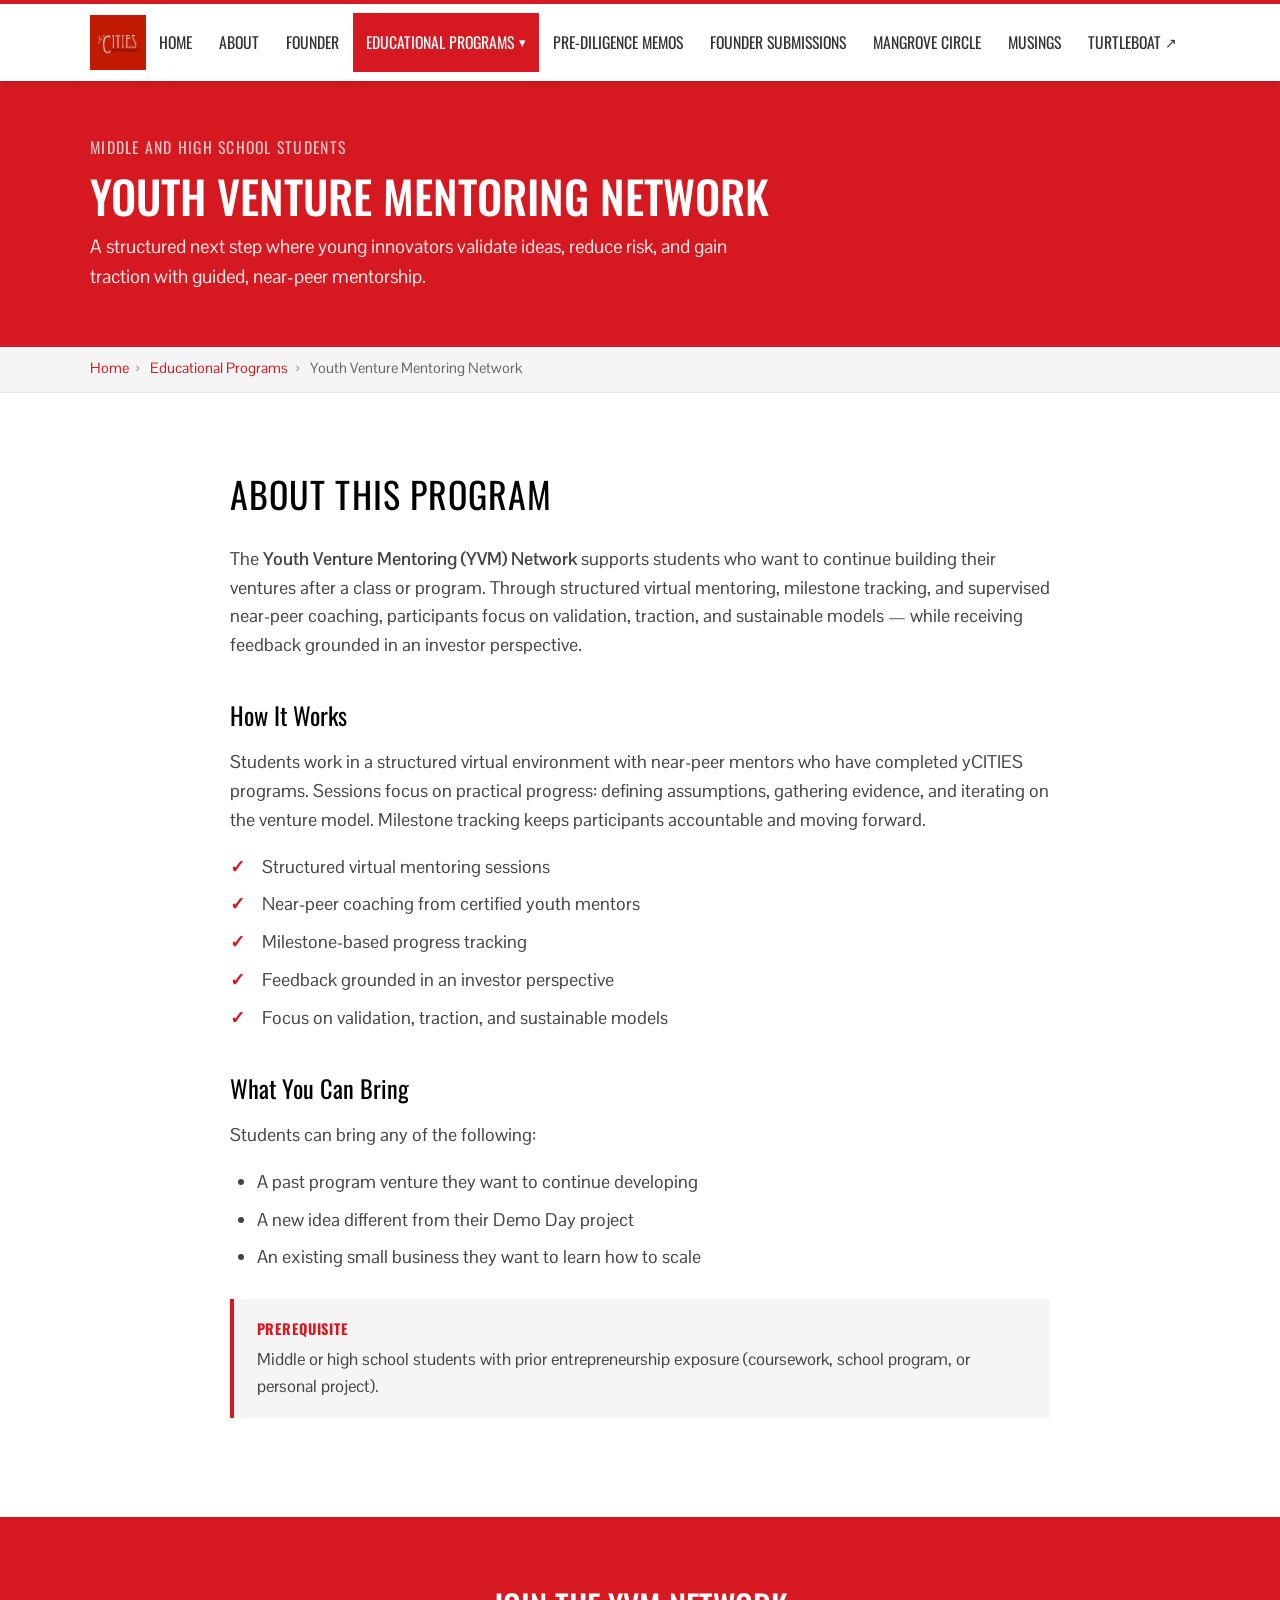
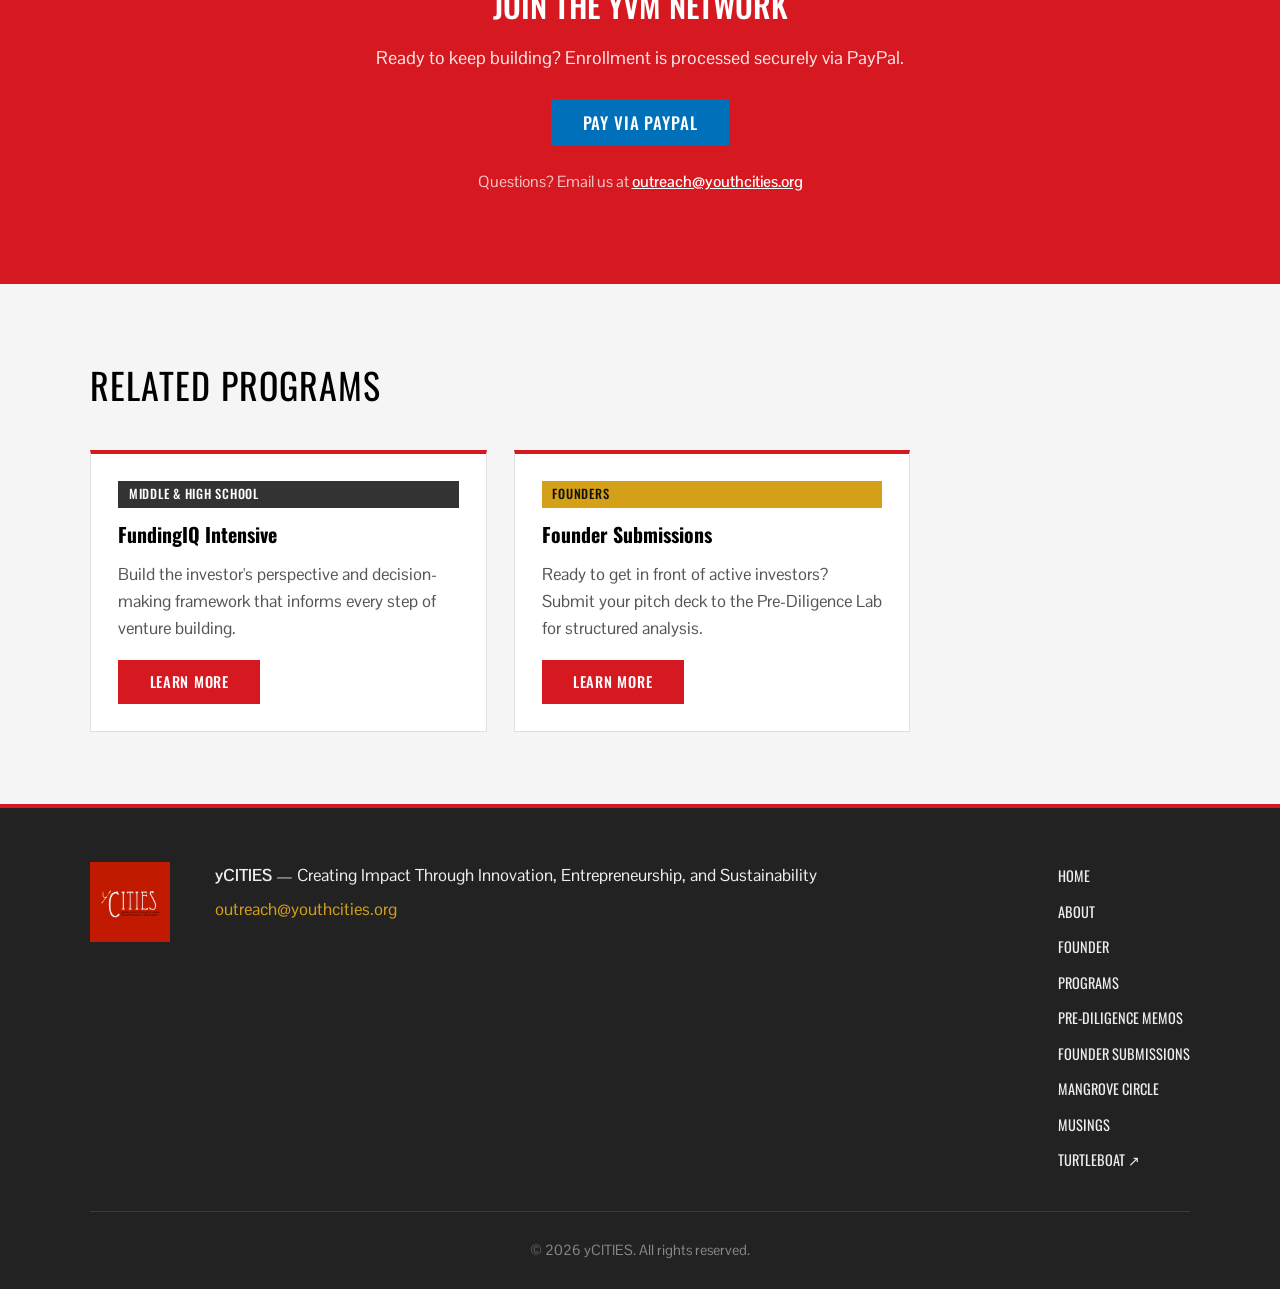
<file: youth-venture-mentoring.html>
<!DOCTYPE html>
<html lang="en">
<head>
  <meta charset="UTF-8">
  <meta name="viewport" content="width=device-width, initial-scale=1.0">
  <title>Youth Venture Mentoring Network — yCITIES</title>
  <meta name="description" content="Structured virtual mentoring for young innovators — validate ideas, reduce risk, and gain traction with guided near-peer coaching and an investor's perspective.">
  <meta property="og:title" content="Youth Venture Mentoring Network — yCITIES">
  <meta property="og:description" content="A structured next step for students building ventures — milestone tracking, near-peer coaching, and investor-grounded feedback.">
  <meta property="og:type" content="website">
  <link rel="canonical" href="https://youthcities.org/youth-venture-mentoring.html">
  <link rel="stylesheet" href="css/style.css">
</head>
<body>

  <a href="#main-content" class="skip-link">Skip to main content</a>

  <!-- ===== HEADER ===== -->
  <header class="site-header">
    <div class="container header-inner">
      <a href="index.html" class="logo-link" aria-label="yCITIES — Return to homepage">
        <img src="images/yCITIES-logo.png" alt="yCITIES logo" class="logo">
      </a>
      <button class="nav-toggle" aria-expanded="false" aria-controls="main-nav" aria-label="Toggle navigation menu">
        <span class="hamburger" aria-hidden="true"></span>
      </button>
      <nav id="main-nav" class="main-nav" aria-label="Main navigation">
        <ul class="nav-list">
          <li><a href="index.html">Home</a></li>
          <li><a href="about.html">About</a></li>
          <li><a href="founder.html">Founder</a></li>
          <li class="has-dropdown active">
            <a href="programs.html" aria-haspopup="true" aria-expanded="false">Educational Programs <span class="arrow" aria-hidden="true">▾</span></a>
            <ul class="dropdown" role="menu" aria-label="Educational Programs submenu">
              <li class="dropdown-group-label" aria-hidden="true">Emerging &amp; Established Professionals</li>
              <li role="none"><a href="imii.html" role="menuitem">Inside the Mind of an Investor Intensive</a></li>
              <li role="none"><a href="pre-diligence-lab.html" role="menuitem">Pre-Diligence Lab Practicum</a></li>
              <li class="dropdown-group-label" aria-hidden="true">Middle and High School Kids</li>
              <li role="none"><a href="fundingiq.html" role="menuitem">FundingIQ Intensive</a></li>
              <li role="none"><a href="youth-venture-mentoring.html" role="menuitem" aria-current="page">Youth Venture Mentoring Network</a></li>
            </ul>
          </li>
          <li><a href="pre-diligence-memos.html">Pre-Diligence Memos</a></li>
          <li><a href="founder-submissions.html">Founder Submissions</a></li>
          <li><a href="mangrove-circle.html">Mangrove Circle</a></li>
          <li><a href="musings.html">Musings</a></li>
          <li><a href="https://ycities-turtleboat.vercel.app" target="_blank" rel="noopener noreferrer">Turtleboat <span class="ext-icon" aria-label="(opens in new tab)">↗</span></a></li>
        </ul>
      </nav>
    </div>
  </header>

  <!-- ===== MAIN ===== -->
  <main id="main-content">

    <!-- Page Hero -->
    <div class="page-hero">
      <div class="container">
        <p style="font-family:'Oswald',sans-serif; font-size:0.875rem; text-transform:uppercase; letter-spacing:0.08em; color:rgba(255,255,255,0.75); margin-bottom:0.5rem;">Middle and High School Students</p>
        <h1>Youth Venture Mentoring Network</h1>
        <p class="subtitle">A structured next step where young innovators validate ideas, reduce risk, and gain traction with guided, near-peer mentorship.</p>
      </div>
    </div>

    <!-- Breadcrumb -->
    <div class="breadcrumb">
      <div class="container">
        <a href="index.html">Home</a><span aria-hidden="true">›</span>
        <a href="programs.html">Educational Programs</a><span aria-hidden="true">›</span>
        Youth Venture Mentoring Network
      </div>
    </div>

    <!-- Content -->
    <section class="section-white">
      <div class="container program-content">

        <h2 class="section-heading">About This Program</h2>
        <p>The <strong>Youth Venture Mentoring (YVM) Network</strong> supports students who want to continue building their ventures after a class or program. Through structured virtual mentoring, milestone tracking, and supervised near-peer coaching, participants focus on validation, traction, and sustainable models — while receiving feedback grounded in an investor perspective.</p>

<!--         <div aria-hidden="true" style="margin:2rem 0;">
          <div class="img-placeholder">
            [Photo of a student and near-peer mentor in a virtual mentoring session — reviewing a business plan or prototype together via video call]
          </div>
        </div>
 -->
        <h3 class="section-subheading">How It Works</h3>
        <p>Students work in a structured virtual environment with near-peer mentors who have completed yCITIES programs. Sessions focus on practical progress: defining assumptions, gathering evidence, and iterating on the venture model. Milestone tracking keeps participants accountable and moving forward.</p>

        <ul class="check-list" style="margin:0.75rem 0 1.5rem;">
          <li>Structured virtual mentoring sessions</li>
          <li>Near-peer coaching from certified youth mentors</li>
          <li>Milestone-based progress tracking</li>
          <li>Feedback grounded in an investor perspective</li>
          <li>Focus on validation, traction, and sustainable models</li>
        </ul>

        <h3 class="section-subheading">What You Can Bring</h3>
        <p>Students can bring any of the following:</p>
        <ul class="content-list">
          <li>A past program venture they want to continue developing</li>
          <li>A new idea different from their Demo Day project</li>
          <li>An existing small business they want to learn how to scale</li>
        </ul>

        <div class="info-box">
          <strong>Prerequisite</strong>
          Middle or high school students with prior entrepreneurship exposure (coursework, school program, or personal project).
        </div>

      </div>
    </section>

    <!-- CTA -->
    <div class="cta-band">
      <div class="container">
        <h2>Join the YVM Network</h2>
        <p>Ready to keep building? Enrollment is processed securely via PayPal.</p>
        <div class="payment-buttons">
          <a href="https://www.paypal.com/donate?hosted_button_id=8H5PY7PAFX7B4"
             class="btn btn-paypal"
             target="_blank"
             rel="noopener noreferrer"
             aria-label="Pay for Youth Venture Mentoring Network via PayPal (opens in new tab)">
            Pay via PayPal
          </a>
        </div>
        <p style="margin-top:1.25rem; font-size:0.875rem; color:rgba(255,255,255,0.75);">
          Questions? Email us at <a href="mailto:outreach@youthcities.org" style="color:#fff; font-weight:600;">outreach@youthcities.org</a>
        </p>
      </div>
    </div>

    <!-- Related Programs -->
    <section class="section-gray">
      <div class="container">
        <h2 class="section-heading">Related Programs</h2>
        <div class="card-grid" style="max-width:820px;">
          <article class="card">
            <span class="audience-badge youth">Middle &amp; High School</span>
            <h3>FundingIQ Intensive</h3>
            <p>Build the investor's perspective and decision-making framework that informs every step of venture building.</p>
            <a href="fundingiq.html" class="btn btn-primary">Learn More</a>
          </article>
          <article class="card">
            <span class="audience-badge">Founders</span>
            <h3>Founder Submissions</h3>
            <p>Ready to get in front of active investors? Submit your pitch deck to the Pre-Diligence Lab for structured analysis.</p>
            <a href="founder-submissions.html" class="btn btn-primary">Learn More</a>
          </article>
        </div>
      </div>
    </section>

  </main>

  <!-- ===== FOOTER ===== -->
  <footer class="site-footer">
    <div class="container">
      <div class="footer-inner">
        <div class="footer-logo">
          <a href="index.html" aria-label="yCITIES homepage">
            <img src="images/yCITIES-logo.png" alt="yCITIES" width="80">
          </a>
        </div>
        <div class="footer-content">
          <p><strong>yCITIES</strong> — Creating Impact Through Innovation, Entrepreneurship, and Sustainability</p>
          <p><a href="mailto:outreach@youthcities.org" class="footer-email">outreach@youthcities.org</a></p>
        </div>
        <nav class="footer-nav" aria-label="Footer navigation">
          <ul>
            <li><a href="index.html">Home</a></li>
            <li><a href="about.html">About</a></li>
            <li><a href="founder.html">Founder</a></li>
            <li><a href="programs.html">Programs</a></li>
            <li><a href="pre-diligence-memos.html">Pre-Diligence Memos</a></li>
            <li><a href="founder-submissions.html">Founder Submissions</a></li>
            <li><a href="mangrove-circle.html">Mangrove Circle</a></li>
            <li><a href="musings.html">Musings</a></li>
            <li><a href="https://ycities-turtleboat.vercel.app" target="_blank" rel="noopener noreferrer">Turtleboat ↗</a></li>
          </ul>
        </nav>
      </div>
      <p class="footer-copy">&copy; 2026 yCITIES. All rights reserved.</p>
    </div>
  </footer>

  <script src="js/main.js"></script>
</body>
</html>
</file>
<file: css/style.css>
/* ============================================================
   yCITIES — Global Stylesheet
   Fonts: Oswald (headings/nav) + Pontano Sans (body)
   Primary red: #d61920 | Golden accent: #D4A017
   Body text: #444444 | Headings: #000000
   ============================================================ */

@import url('https://fonts.googleapis.com/css2?family=Oswald:wght@400;500;600&family=Pontano+Sans&display=swap');

/* ---- Reset & Base ----------------------------------------- */
*, *::before, *::after { box-sizing: border-box; margin: 0; padding: 0; }

html { scroll-behavior: smooth; font-size: 18px; }

body {
  font-family: 'Pontano Sans', Arial, sans-serif;
  font-size: 1rem;
  line-height: 1.6;
  color: #444444;
  background: #ffffff;
}

img { max-width: 100%; height: auto; display: block; }

ul { list-style: none; }

a { color: #d61920; text-decoration: underline; }
a:hover, a:focus { color: #aa1218; }

/* ---- Accessibility ---------------------------------------- */
.skip-link {
  position: absolute;
  top: -100%;
  left: 0;
  background: #d61920;
  color: #fff;
  padding: 0.5rem 1rem;
  font-family: 'Oswald', sans-serif;
  font-size: 0.875rem;
  text-transform: uppercase;
  text-decoration: none;
  z-index: 9999;
}
.skip-link:focus { top: 0; }

a:focus-visible,
button:focus-visible {
  outline: 3px solid #D4A017;
  outline-offset: 2px;
}

/* ---- Layout ----------------------------------------------- */
.container { width: 90%; max-width: 1100px; margin: 0 auto; }

/* ---- Header ----------------------------------------------- */
.site-header {
  position: sticky;
  top: 0;
  z-index: 1000;
  background: #fff;
  border-top: 4px solid #d61920;
  box-shadow: 0 2px 6px rgba(0,0,0,0.1);
}

.header-inner {
  display: flex;
  align-items: center;
  justify-content: space-between;
  padding: 0.5rem 0;
}

.logo-link { display: flex; align-items: center; text-decoration: none; }
.logo { width: 100px; height: auto; }

/* ---- Hamburger -------------------------------------------- */
.nav-toggle {
  display: none;
  background: none;
  border: none;
  cursor: pointer;
  padding: 0.5rem;
  color: #333;
}

.hamburger,
.hamburger::before,
.hamburger::after {
  display: block;
  width: 24px;
  height: 2px;
  background: #333333;
  transition: transform 0.3s, background 0.3s;
}
.hamburger { position: relative; }
.hamburger::before,
.hamburger::after { content: ''; position: absolute; left: 0; }
.hamburger::before { top: -7px; }
.hamburger::after  { top:  7px; }

.nav-toggle[aria-expanded="true"] .hamburger { background: transparent; }
.nav-toggle[aria-expanded="true"] .hamburger::before { transform: rotate(45deg)  translate(5px,  5px); }
.nav-toggle[aria-expanded="true"] .hamburger::after  { transform: rotate(-45deg) translate(5px, -5px); }

/* ---- Main Nav --------------------------------------------- */
.main-nav .nav-list {
  display: flex;
  align-items: center;
}

.main-nav .nav-list > li > a {
  display: flex;
  align-items: center;
  padding: 0.5rem 0.75rem;
  font-family: 'Oswald', sans-serif;
  font-size: 0.875rem;
  font-weight: 400;
  text-transform: uppercase;
  text-decoration: none;
  color: #333333;
  line-height: 2.6;
  white-space: nowrap;
  transition: background 0.2s, color 0.2s;
}

.main-nav .nav-list > li > a:hover,
.main-nav .nav-list > li > a:focus,
.main-nav .nav-list > li.active > a {
  background: #d61920;
  color: #fff;
  text-decoration: none;
}

.arrow {
  margin-left: 0.25rem;
  font-size: 0.7rem;
  transition: transform 0.2s;
}
.has-dropdown:hover .arrow { transform: rotate(180deg); }

.ext-icon { font-size: 0.75rem; margin-left: 0.2rem; }

/* ---- Dropdown --------------------------------------------- */
.has-dropdown { position: relative; }

.dropdown {
  display: none;
  position: absolute;
  top: 100%;
  left: 0;
  background: #fff;
  border-top: 3px solid #d61920;
  box-shadow: 0 4px 12px rgba(0,0,0,0.15);
  min-width: 280px;
  z-index: 500;
  padding: 0.5rem 0;
}

.has-dropdown:hover .dropdown,
.has-dropdown:focus-within .dropdown { display: block; }

.dropdown-group-label {
  display: block;
  padding: 0.6rem 1rem 0.2rem;
  font-family: 'Oswald', sans-serif;
  font-size: 0.7rem;
  font-weight: 500;
  text-transform: uppercase;
  color: #D4A017;
  letter-spacing: 0.07em;
}
.dropdown-group-label:not(:first-child) {
  border-top: 1px solid #eee;
  margin-top: 0.25rem;
  padding-top: 0.75rem;
}

.dropdown li a {
  display: block;
  padding: 0.4rem 1rem 0.4rem 1.5rem;
  font-family: 'Oswald', sans-serif;
  font-size: 0.8125rem;
  text-transform: none;
  text-decoration: none;
  color: #333333;
  transition: background 0.2s, color 0.2s;
}
.dropdown li a:hover,
.dropdown li a:focus {
  background: #d61920;
  color: #fff;
  text-decoration: none;
}

/* ---- Hero (Home) ------------------------------------------ */
.hero {
  position: relative;
  min-height: 540px;
  background-image: url('../images/herobanner.png');
  background-size: cover;
  background-position: center;
  display: flex;
  align-items: center;
  justify-content: center;
}
.hero::before {
  content: '';
  position: absolute;
  inset: 0;
  background: rgba(0,0,0,0.45);
}

.hero-card {
  position: relative;
  z-index: 1;
  background: #d61920;
  color: #fff;
  text-align: center;
  padding: 2.25rem 3rem;
  max-width: 580px;
  width: 90%;
}
.hero-card h1 {
  font-family: 'Oswald', sans-serif;
  font-size: 3.75rem;
  font-weight: 600;
  letter-spacing: 0.06em;
  color: #fff;
  text-transform: uppercase;
  line-height: 1.05;
  margin-bottom: 0.75rem;
}
.hero-tagline {
  font-size: 1.15rem;
  line-height: 1.5;
  margin-bottom: 1.5rem;
  color: #fff;
}

/* ---- Buttons ---------------------------------------------- */
.btn {
  display: inline-block;
  padding: 0.65rem 1.75rem;
  font-family: 'Oswald', sans-serif;
  font-size: 0.9375rem;
  font-weight: 500;
  text-transform: uppercase;
  text-decoration: none;
  letter-spacing: 0.05em;
  border: none;
  cursor: pointer;
  transition: background 0.2s, color 0.2s;
  line-height: 1.4;
}

.btn-primary { background: #d61920; color: #fff; }
.btn-primary:hover, .btn-primary:focus { background: #aa1218; color: #fff; text-decoration: none; }

.btn-outline { background: transparent; color: #d61920; border: 2px solid #d61920; }
.btn-outline:hover, .btn-outline:focus { background: #d61920; color: #fff; text-decoration: none; }

.btn-outline-white { background: transparent; color: #fff; border: 2px solid #fff; }
.btn-outline-white:hover, .btn-outline-white:focus { background: #fff; color: #d61920; text-decoration: none; }

.btn-paypal {
  background: #0070ba;
  color: #fff;
  display: inline-flex;
  align-items: center;
  gap: 0.5rem;
}
.btn-paypal:hover, .btn-paypal:focus { background: #005ea6; color: #fff; text-decoration: none; }

/* ---- Sections --------------------------------------------- */
section { padding: 4rem 0; }
.section-white { background: #ffffff; }
.section-gray  { background: #F5F5F5; }
.section-dark  { background: #222222; color: #EEEEEE; }

.section-heading {
  font-family: 'Oswald', sans-serif;
  font-size: 2rem;
  font-weight: 400;
  color: #000000;
  text-transform: uppercase;
  margin-bottom: 1.25rem;
  letter-spacing: 0.03em;
}
.section-dark .section-heading { color: #fff; }

.section-subheading {
  font-family: 'Oswald', sans-serif;
  font-size: 1.35rem;
  font-weight: 400;
  color: #000000;
  margin-bottom: 0.75rem;
  margin-top: 2rem;
}
.section-subheading:first-child { margin-top: 0; }

p { margin-bottom: 1rem; }
p:last-child { margin-bottom: 0; }

/* ---- Page Hero (interior pages) --------------------------- */
.page-hero {
  background: #d61920;
  color: #fff;
  padding: 3rem 0;
}
.page-hero h1 {
  font-family: 'Oswald', sans-serif;
  font-size: 2.5rem;
  font-weight: 500;
  text-transform: uppercase;
  color: #fff;
  line-height: 1.2;
}
.page-hero .subtitle {
  font-size: 1.05rem;
  margin-top: 0.5rem;
  color: rgba(255,255,255,0.9);
  max-width: 680px;
}

/* ---- Cards ------------------------------------------------ */
.card-grid {
  display: grid;
  grid-template-columns: repeat(auto-fit, minmax(260px, 1fr));
  gap: 1.5rem;
  margin-top: 2rem;
}

.card {
  background: #fff;
  border: 1px solid #e0e0e0;
  border-top: 4px solid #d61920;
  padding: 1.5rem;
  display: flex;
  flex-direction: column;
}
.card h3 {
  font-family: 'Oswald', sans-serif;
  font-size: 1.1rem;
  color: #000;
  margin-bottom: 0.6rem;
}
.card p { flex: 1; font-size: 0.9375rem; color: #555; margin-bottom: 1rem; }
.card .btn { align-self: flex-start; font-size: 0.8125rem; }

.audience-badge {
  display: inline-block;
  background: #D4A017;
  color: #111111;
  font-family: 'Oswald', sans-serif;
  font-size: 0.7rem;
  font-weight: 500;
  text-transform: uppercase;
  letter-spacing: 0.06em;
  padding: 0.2rem 0.6rem;
  margin-bottom: 0.6rem;
}
.audience-badge.youth { background: #333333; color: #fff; }

/* ---- Two-column layouts ----------------------------------- */
.two-col {
  display: grid;
  grid-template-columns: 1fr 1fr;
  gap: 3rem;
  align-items: start;
}
.two-col-60-40 {
  display: grid;
  grid-template-columns: 3fr 2fr;
  gap: 3rem;
  align-items: start;
}
.founder-layout {
  display: grid;
  grid-template-columns: 260px 1fr;
  gap: 2.5rem;
  align-items: start;
}

.founder-photo-placeholder {
  width: 100%;
  aspect-ratio: 3/4;
  background: #f0f0f0;
  border: 4px solid #d61920;
  display: flex;
  align-items: center;
  justify-content: center;
  flex-direction: column;
  color: #888;
  font-family: 'Oswald', sans-serif;
  font-size: 0.8125rem;
  text-align: center;
  padding: 1rem;
}

/* ---- Lists ------------------------------------------------ */
.content-list {
  list-style: disc;
  padding-left: 1.5rem;
  margin-bottom: 1rem;
}
.content-list li { margin-bottom: 0.5rem; }

.check-list { list-style: none; padding: 0; }
.check-list li {
  padding-left: 1.75rem;
  position: relative;
  margin-bottom: 0.5rem;
}
.check-list li::before {
  content: '✓';
  position: absolute;
  left: 0;
  color: #d61920;
  font-weight: bold;
}

/* ---- Info / Prerequisite Boxes ---------------------------- */
.info-box {
  background: #f5f5f5;
  border-left: 4px solid #d61920;
  padding: 1rem 1.25rem;
  margin: 1.5rem 0;
  font-size: 0.9375rem;
}
.info-box strong {
  font-family: 'Oswald', sans-serif;
  font-size: 0.8rem;
  text-transform: uppercase;
  letter-spacing: 0.06em;
  display: block;
  margin-bottom: 0.3rem;
  color: #d61920;
}

.note-box {
  background: #fffbf0;
  border-left: 4px solid #D4A017;
  padding: 1rem 1.25rem;
  margin: 1.5rem 0;
  font-size: 0.9375rem;
}
.note-box strong {
  font-family: 'Oswald', sans-serif;
  font-size: 0.8rem;
  text-transform: uppercase;
  letter-spacing: 0.06em;
  display: block;
  margin-bottom: 0.3rem;
  color: #b88a0e;
}

/* ---- CTA Band --------------------------------------------- */
.cta-band {
  background: #d61920;
  color: #fff;
  padding: 3.5rem 0;
  text-align: center;
}
.cta-band h2 {
  font-family: 'Oswald', sans-serif;
  font-size: 1.75rem;
  font-weight: 500;
  color: #fff;
  text-transform: uppercase;
  margin-bottom: 0.75rem;
}
.cta-band p { font-size: 1rem; color: rgba(255,255,255,0.9); margin-bottom: 1.5rem; }

.payment-buttons {
  display: flex;
  gap: 1rem;
  flex-wrap: wrap;
  justify-content: center;
  margin-top: 1rem;
}

/* ---- Image Placeholder ------------------------------------ */
.img-placeholder {
  width: 100%;
  aspect-ratio: 16/9;
  background: #e8e8e8;
  display: flex;
  align-items: center;
  justify-content: center;
  color: #777;
  font-family: 'Oswald', sans-serif;
  font-size: 0.8125rem;
  text-align: center;
  padding: 1.5rem;
  border: 2px dashed #ccc;
  line-height: 1.5;
}

/* ---- Mission Quote ---------------------------------------- */
.mission-statement {
  font-family: 'Oswald', sans-serif;
  font-size: 1.4rem;
  font-weight: 400;
  color: #d61920;
  line-height: 1.45;
  border-left: 5px solid #D4A017;
  padding: 1rem 1.5rem;
  margin-bottom: 2rem;
  background: #fafafa;
}

/* ---- Breadcrumb ------------------------------------------- */
.breadcrumb {
  padding: 0.6rem 0;
  background: #f5f5f5;
  font-size: 0.8125rem;
  color: #666;
  border-bottom: 1px solid #e8e8e8;
}
.breadcrumb a { color: #d61920; text-decoration: none; }
.breadcrumb a:hover { text-decoration: underline; }
.breadcrumb span { margin: 0 0.4rem; color: #999; }

/* ---- Program Page Layout ---------------------------------- */
.program-content { max-width: 820px; }

/* ---- Footer ----------------------------------------------- */
.site-footer {
  background: #222222;
  color: #EEEEEE;
  border-top: 4px solid #d61920;
  padding: 3rem 0 1.5rem;
}

.footer-inner {
  display: grid;
  grid-template-columns: auto 1fr auto;
  gap: 2.5rem;
  align-items: start;
  margin-bottom: 2rem;
}

.site-footer a { color: #EEEEEE; text-decoration: none; }
.site-footer a:hover, .site-footer a:focus { color: #D4A017; text-decoration: underline; }

.footer-content p { font-size: 0.9375rem; margin-bottom: 0.4rem; }
.footer-content .footer-email { color: #D4A017; }
.footer-content .footer-email:hover { color: #fff; }

.footer-nav ul { display: flex; flex-direction: column; gap: 0.375rem; }
.footer-nav a {
  font-family: 'Oswald', sans-serif;
  font-size: 0.8rem;
  text-transform: uppercase;
}

.footer-copy {
  text-align: center;
  font-size: 0.8rem;
  color: #888;
  border-top: 1px solid #3a3a3a;
  padding-top: 1.5rem;
}

/* ---- Responsive ------------------------------------------- */
@media (max-width: 1000px) {
  .nav-toggle { display: block; }

  .main-nav {
    display: none;
    position: absolute;
    top: 100%;
    left: 0;
    right: 0;
    background: #d61920;
    z-index: 999;
    max-height: 85vh;
    overflow-y: auto;
    box-shadow: 0 4px 12px rgba(0,0,0,0.25);
  }
  .main-nav.open { display: block; }

  .main-nav .nav-list {
    flex-direction: column;
    align-items: stretch;
  }
  .main-nav .nav-list > li > a {
    color: #fff;
    padding: 0.8rem 1.25rem;
    line-height: 1.4;
    border-bottom: 1px solid rgba(255,255,255,0.15);
  }
  .main-nav .nav-list > li > a:hover,
  .main-nav .nav-list > li > a:focus {
    background: rgba(0,0,0,0.2);
    color: #fff;
  }
  .main-nav .nav-list > li.active > a {
    background: rgba(0,0,0,0.3);
    color: #fff;
  }

  .has-dropdown { position: static; }

  .dropdown {
    position: static;
    display: none;
    box-shadow: none;
    border-top: none;
    background: rgba(0,0,0,0.18);
    padding: 0;
  }
  .dropdown.open { display: block; }

  .dropdown-group-label {
    color: #D4A017;
    padding: 0.6rem 1.25rem 0.2rem 2rem;
  }
  .dropdown-group-label:not(:first-child) {
    border-top: 1px solid rgba(255,255,255,0.1);
  }
  .dropdown li a {
    color: #fff;
    padding: 0.5rem 1.25rem 0.5rem 2.5rem;
  }
  .dropdown li a:hover,
  .dropdown li a:focus { background: rgba(0,0,0,0.2); color: #fff; }
}

@media (max-width: 768px) {
  html { font-size: 16px; }

  .hero { min-height: 380px; }
  .hero-card { padding: 1.75rem 1.5rem; }
  .hero-card h1 { font-size: 2.75rem; }

  .two-col,
  .two-col-60-40,
  .founder-layout { grid-template-columns: 1fr; gap: 2rem; }

  .founder-photo-placeholder { aspect-ratio: 4/3; max-height: 260px; }

  .footer-inner { grid-template-columns: 1fr; gap: 1.5rem; }

  .section-heading { font-size: 1.65rem; }
  .page-hero h1 { font-size: 1.9rem; }
  .page-hero { padding: 2.25rem 0; }

  section { padding: 3rem 0; }
}

@media (max-width: 480px) {
  .hero-card h1 { font-size: 2.25rem; }
  .card-grid { grid-template-columns: 1fr; }
}
</file>
